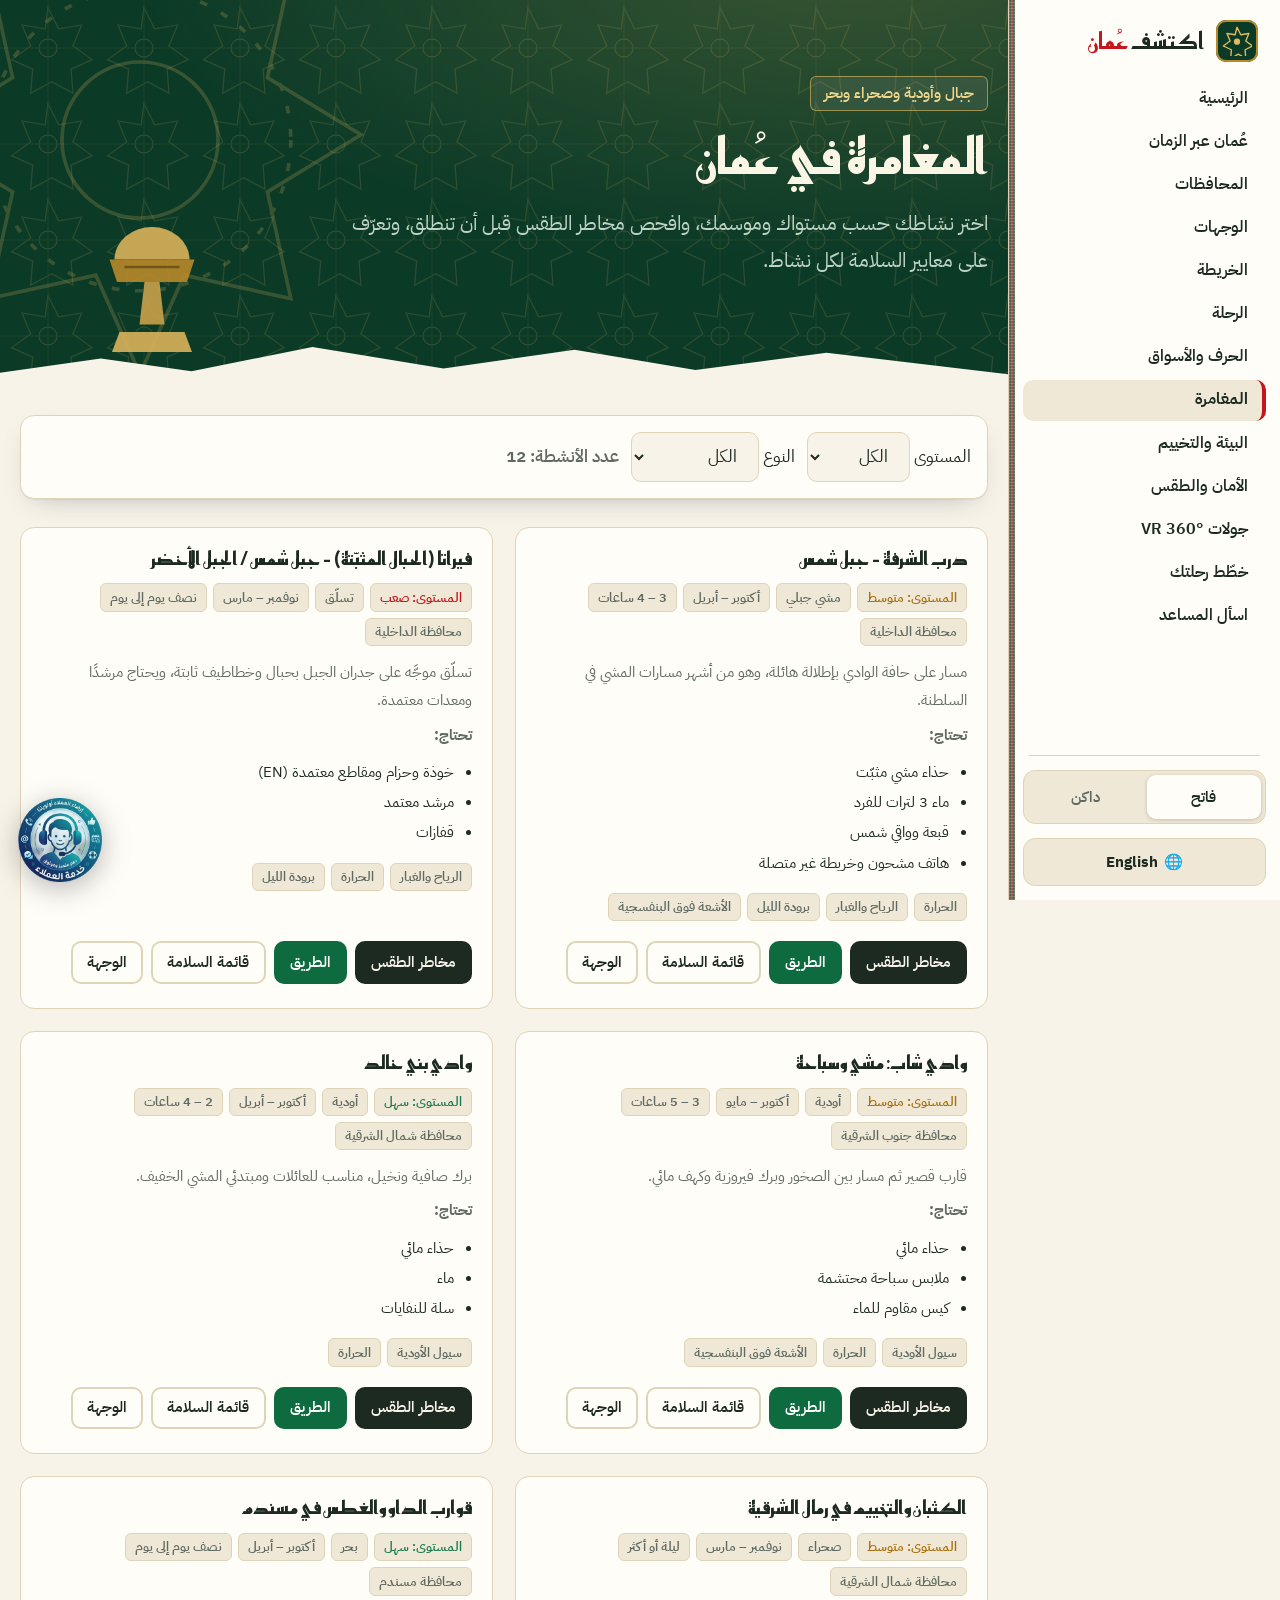
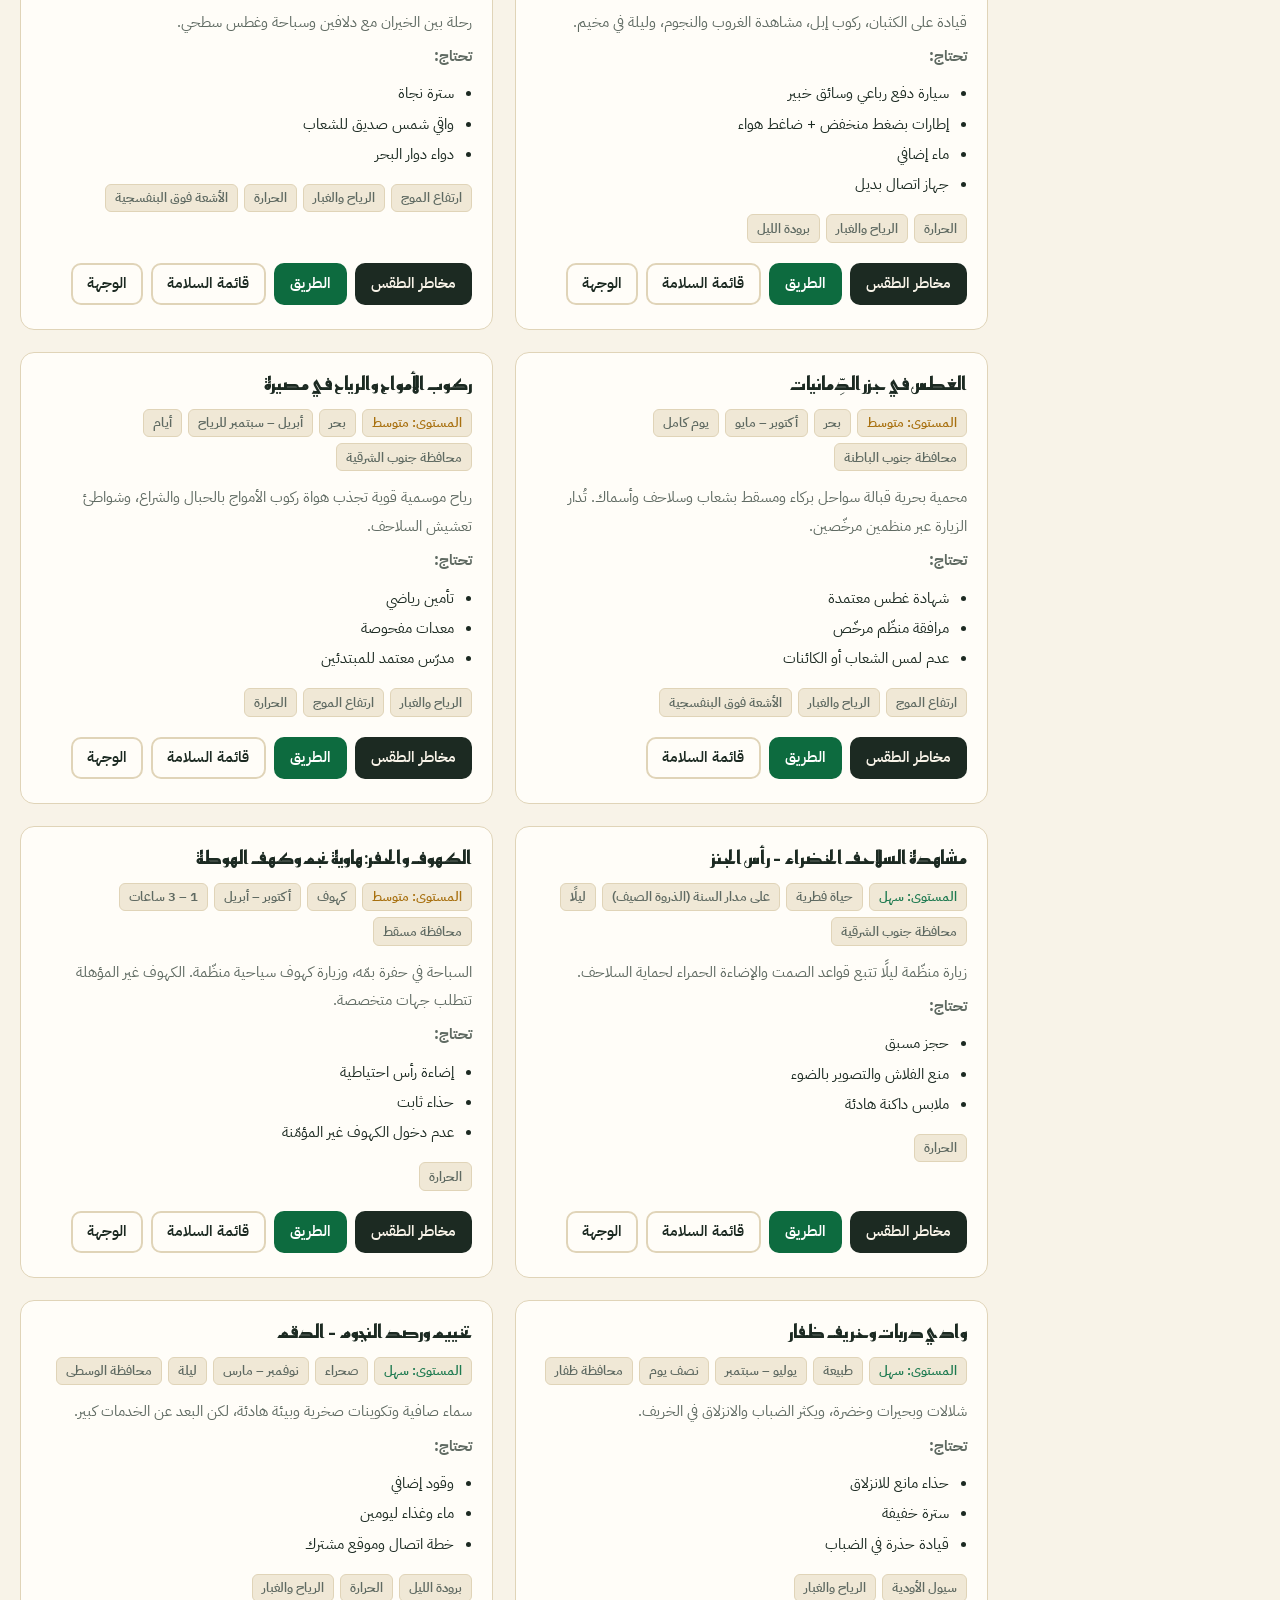
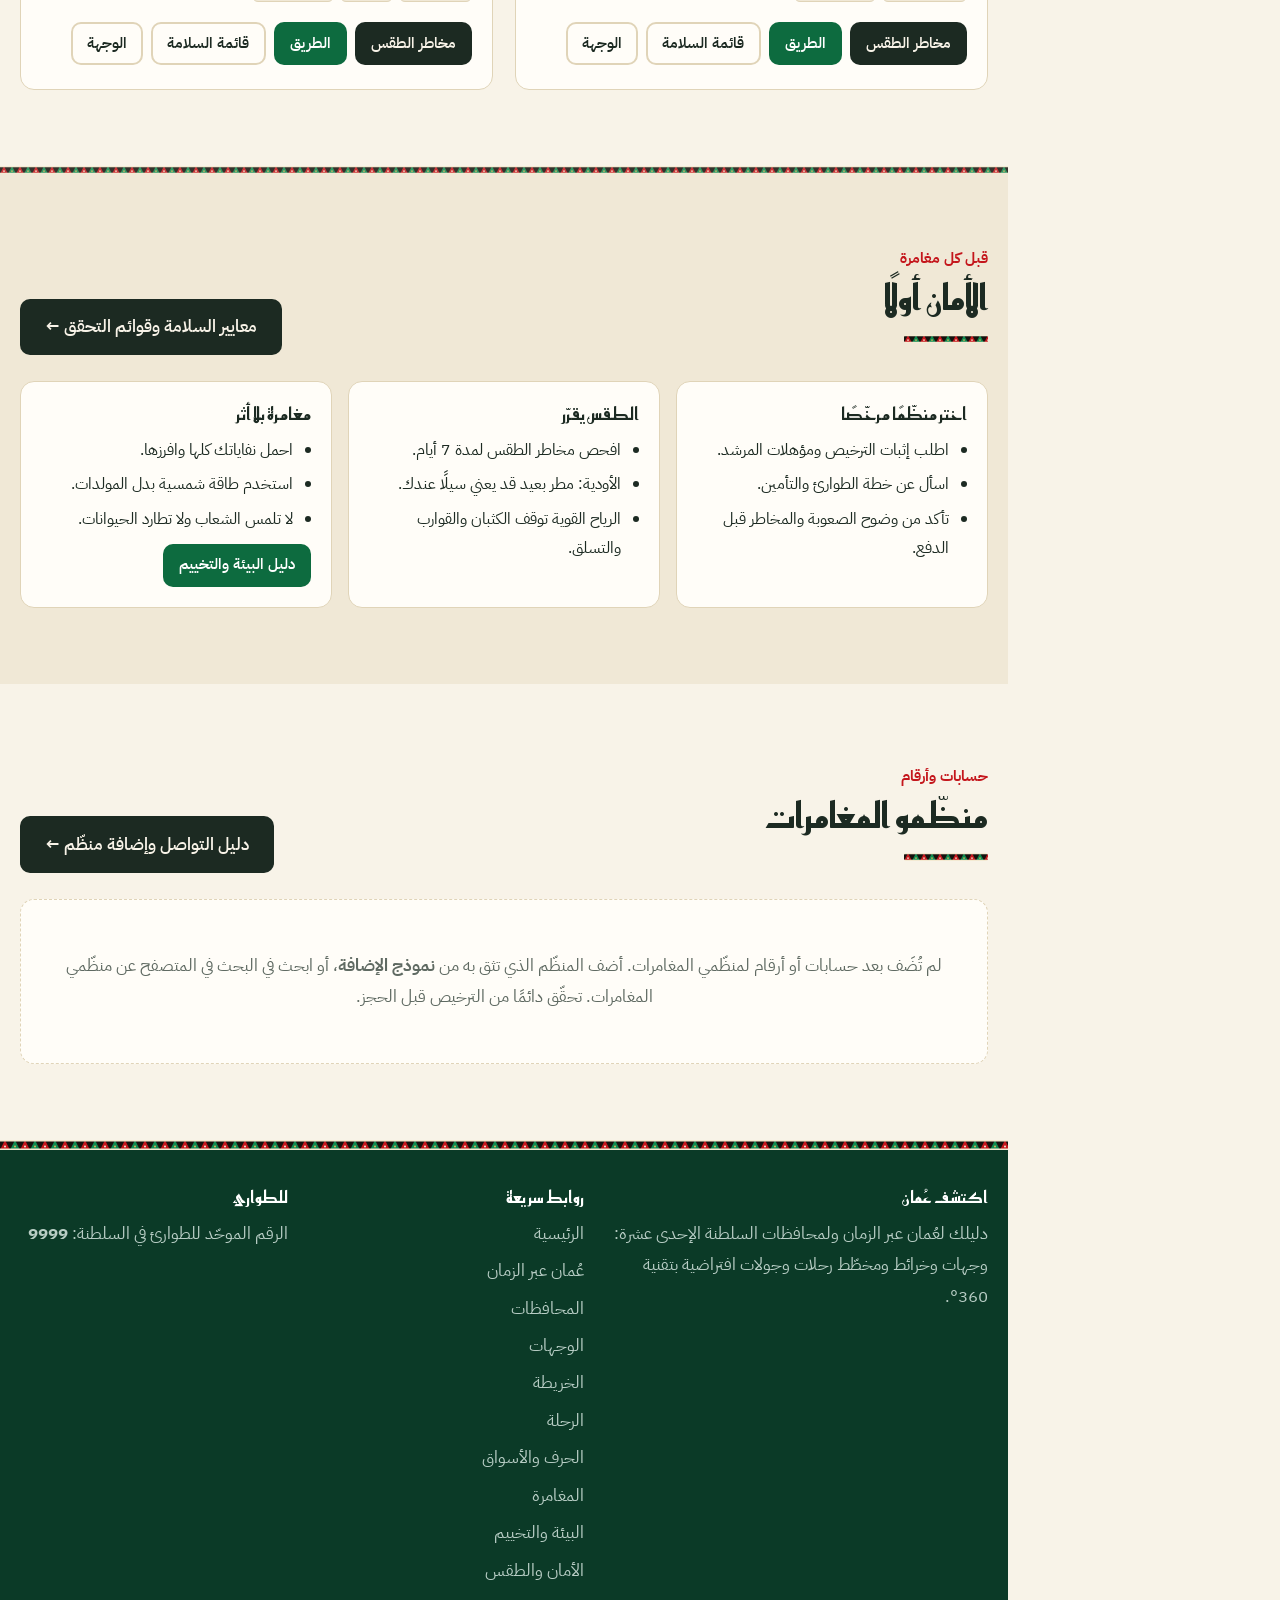
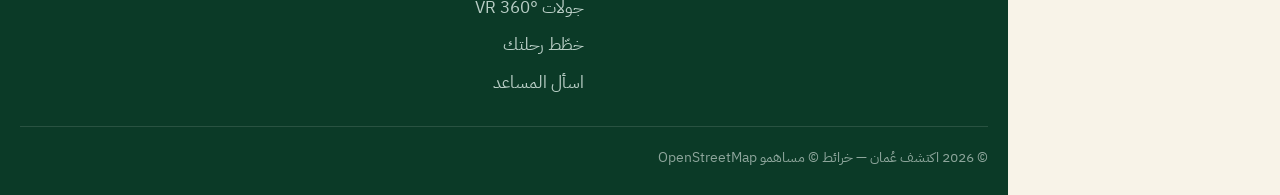
<file: adventure.html>
<!DOCTYPE html>
<html lang="ar" dir="rtl">
<head>
  <meta charset="UTF-8">
  <meta name="viewport" content="width=device-width, initial-scale=1">
  <script>(function(){var t=null;try{t=localStorage.getItem('theme')}catch(e){}if(!t){t=window.matchMedia&&matchMedia('(prefers-color-scheme: dark)').matches?'dark':'light'}document.documentElement.setAttribute('data-theme',t)})();</script>
  <title>المغامرة في عُمان | اكتشف عُمان</title>
  <meta name="description" content="أنشطة المغامرة في عُمان: مشي جبلي وأودية وكثبان وغطس وتسلق، مع مستوى الصعوبة والمخاطر ومعايير السلامة.">
  <meta name="theme-color" content="#f7f2ea">
  <link rel="preconnect" href="https://fonts.googleapis.com">
  <link rel="preconnect" href="https://fonts.gstatic.com" crossorigin>
  <link href="https://fonts.googleapis.com/css2?family=IBM+Plex+Sans+Arabic:wght@400;500;600;700&family=Reem+Kufi:wght@500;700&display=swap" rel="stylesheet">
  <meta property="og:type" content="website">
  <meta property="og:locale" content="ar_OM">
  <meta property="og:title" content="المغامرة في عُمان | اكتشف عُمان">
  <meta property="og:description" content="أنشطة المغامرة في عُمان: مشي جبلي وأودية وكثبان وغطس وتسلق، مع مستوى الصعوبة والمخاطر ومعايير السلامة.">
  <meta property="og:image" content="images/grand-mosque.jpg">
  <meta name="twitter:card" content="summary_large_image">
  <link rel="icon" href="favicon.svg" type="image/svg+xml">
  <link rel="stylesheet" href="css/style.css">
</head>
<body class="has-rail" data-page="adv">
  <div id="site-header"></div>

  <section class="hero page-hero">
    <div class="container">
      <span class="eyebrow">جبال وأودية وصحراء وبحر</span>
      <h1>المغامرة في عُمان</h1>
      <p class="lead">اختر نشاطك حسب مستواك وموسمك، وافحص مخاطر الطقس قبل أن تنطلق، وتعرّف على معايير السلامة لكل نشاط.</p>
    </div>
  </section>

  <section class="section">
    <div class="container">
      <div class="filters" style="margin-top:-60px">
        <div class="filter-row">
          <label>المستوى <select id="a-level" class="field"><option value="">الكل</option><option value="1">سهل</option><option value="2">متوسط</option><option value="3">صعب</option></select></label>
          <label>النوع <select id="a-type" class="field"></select></label>
          <span class="result-count" id="a-count"></span>
        </div>
      </div>
      <div class="grid" id="adv" style="grid-template-columns:repeat(auto-fill,minmax(320px,1fr))"></div>
    </div>
  </section>

  <section class="section alt">
    <div class="container">
      <div class="section-head"><div><span class="kicker">قبل كل مغامرة</span><h2>الأمان أولًا</h2></div>
        <a class="btn dark" href="safety.html">معايير السلامة وقوائم التحقق ←</a></div>
      <div class="info-grid">
        <div class="info"><h3>اختر منظّمًا مرخّصًا</h3><ul><li>اطلب إثبات الترخيص ومؤهلات المرشد.</li><li>اسأل عن خطة الطوارئ والتأمين.</li><li>تأكد من وضوح الصعوبة والمخاطر قبل الدفع.</li></ul></div>
        <div class="info"><h3>الطقس يقرّر</h3><ul><li>افحص مخاطر الطقس لمدة 7 أيام.</li><li>الأودية: مطر بعيد قد يعني سيلًا عندك.</li><li>الرياح القوية توقف الكثبان والقوارب والتسلق.</li></ul></div>
        <div class="info"><h3>مغامرة بلا أثر</h3><ul><li>احمل نفاياتك كلها وافرزها.</li><li>استخدم طاقة شمسية بدل المولدات.</li><li>لا تلمس الشعاب ولا تطارد الحيوانات.</li></ul>
          <p style="margin:10px 0 0"><a class="btn small" href="eco.html">دليل البيئة والتخييم</a></p></div>
      </div>
    </div>
  </section>

  <section class="section">
    <div class="container">
      <div class="section-head"><div><span class="kicker">حسابات وأرقام</span><h2>منظّمو المغامرات</h2></div>
        <a class="btn dark" href="crafts.html#directory">دليل التواصل وإضافة منظّم ←</a></div>
      <div class="grid" id="adv-contacts"></div>
    </div>
  </section>

  <div id="site-footer"></div>

  <script src="js/data.js"></script>
  <script src="js/adventure-data.js"></script>
  <script src="js/crafts-data.js"></script>
  <script src="js/safety-data.js"></script>
  <script src="js/common.js"></script>
  <script src="js/risk.js"></script>
  <script src="js/adventure.js"></script>
</body>
</html>
</file>
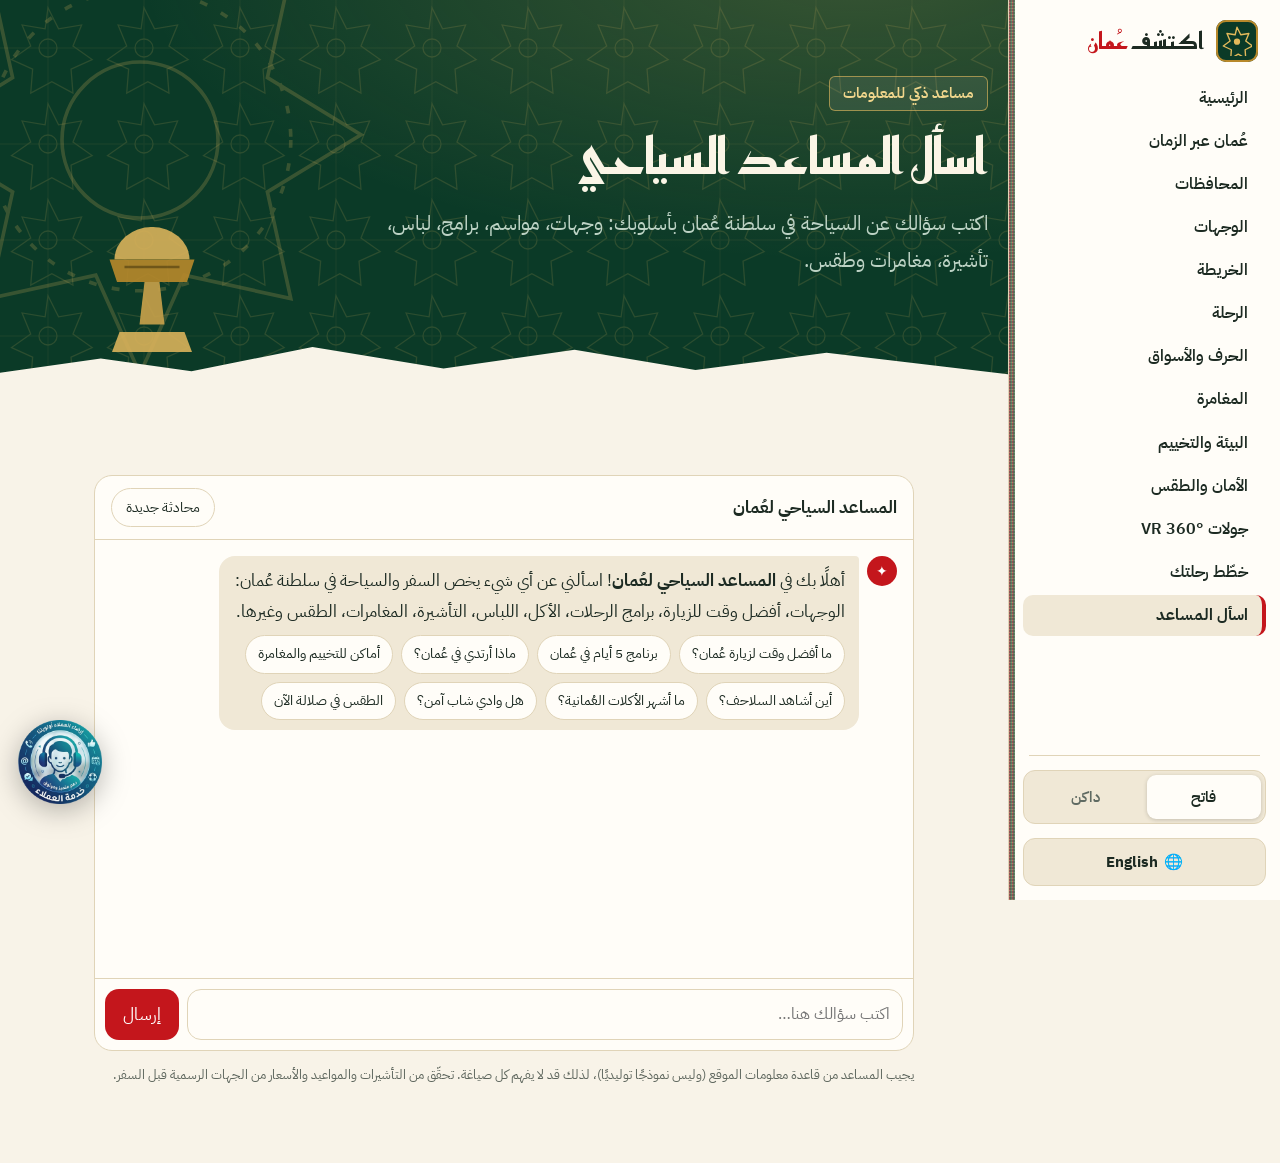
<file: chat.html>
<!DOCTYPE html>
<html lang="ar" dir="rtl">
<head>
  <meta charset="UTF-8">
  <meta name="viewport" content="width=device-width, initial-scale=1">
  <script>(function(){var t=null;try{t=localStorage.getItem('theme')}catch(e){}if(!t){t=window.matchMedia&&matchMedia('(prefers-color-scheme: dark)').matches?'dark':'light'}document.documentElement.setAttribute('data-theme',t)})();</script>
  <title>اسأل المساعد السياحي | اكتشف عُمان</title>
  <meta name="description" content="مساعد محادثة متخصص بالسياحة في سلطنة عُمان: اسأل عن الوجهات والمواسم والبرامج واللباس والتأشيرة وغيرها.">
  <meta name="theme-color" content="#f7f2ea">
  <link rel="preconnect" href="https://fonts.googleapis.com">
  <link rel="preconnect" href="https://fonts.gstatic.com" crossorigin>
  <link href="https://fonts.googleapis.com/css2?family=IBM+Plex+Sans+Arabic:wght@400;500;600;700&family=Reem+Kufi:wght@500;700&display=swap" rel="stylesheet">
  <meta property="og:type" content="website">
  <meta property="og:locale" content="ar_OM">
  <meta property="og:title" content="اسأل المساعد السياحي | اكتشف عُمان">
  <meta property="og:description" content="مساعد محادثة متخصص بالسياحة في سلطنة عُمان: اسأل عن الوجهات والمواسم والبرامج واللباس والتأشيرة وغيرها.">
  <meta property="og:image" content="images/grand-mosque.jpg">
  <meta name="twitter:card" content="summary_large_image">
  <link rel="icon" href="favicon.svg" type="image/svg+xml">
  <link rel="stylesheet" href="css/style.css?v=22">
</head>
<body class="has-rail" data-page="chat">
  <div id="site-header"></div>

    <section class="hero page-hero">
    <div class="container">
      <span class="eyebrow">مساعد ذكي للمعلومات</span>
      <h1>اسأل المساعد السياحي</h1>
      <p class="lead">اكتب سؤالك عن السياحة في سلطنة عُمان بأسلوبك: وجهات، مواسم، برامج، لباس، تأشيرة، مغامرات وطقس.</p>
    </div>
  </section>
  <section class="section">
    <div class="container">
      <div class="chat-shell">
        <div class="chat-top"><strong>المساعد السياحي لعُمان</strong><button type="button" id="chat-clear" class="chat-clear">محادثة جديدة</button></div>
        <div class="chat-log" id="chat-log" aria-live="polite"></div>
        <form class="chat-form" id="chat-form" autocomplete="off">
          <textarea id="chat-input" rows="1" maxlength="400" placeholder="اكتب سؤالك هنا…" aria-label="سؤالك"></textarea>
          <button type="submit" id="chat-send" aria-label="إرسال">إرسال</button>
        </form>
      </div>
      <p class="chat-note-foot">يجيب المساعد من قاعدة معلومات الموقع (وليس نموذجًا توليديًا)، لذلك قد لا يفهم كل صياغة. تحقّق من التأشيرات والمواعيد والأسعار من الجهات الرسمية قبل السفر.</p>
    </div>
  </section>

  <script src="js/data.js?v=22"></script>
  <script src="js/adventure-data.js?v=22"></script>
  <script src="js/crafts-data.js?v=22"></script>
  <script src="js/lodging-data.js?v=22"></script>
  <script src="js/safety-data.js?v=22"></script>
  <script src="js/history-data.js?v=22"></script>
  <script src="js/places.js?v=22"></script>
  <script src="js/gov-details.js?v=22"></script>
  <script src="js/common.js?v=22"></script>
  <script src="js/chat-kb.js?v=22"></script>
  <script src="js/chat.js?v=22"></script>
</body>
</html>
</file>
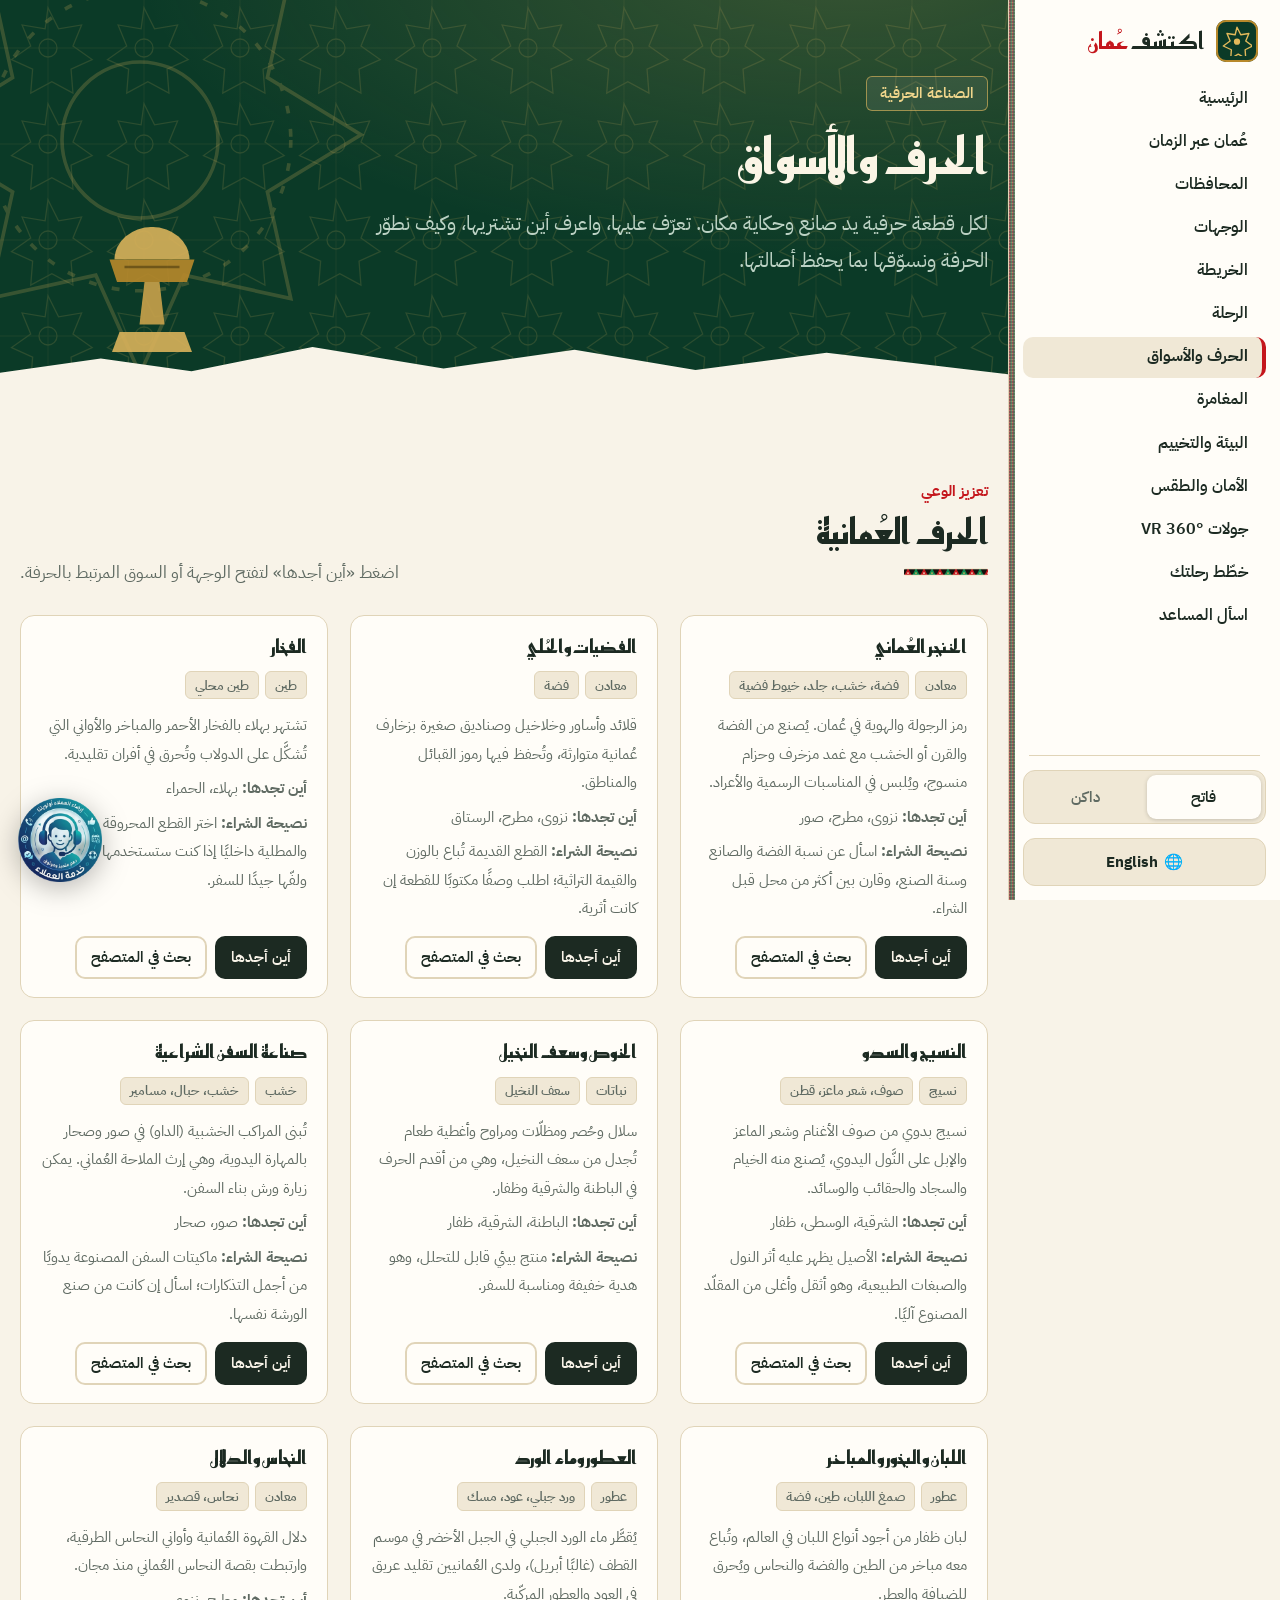
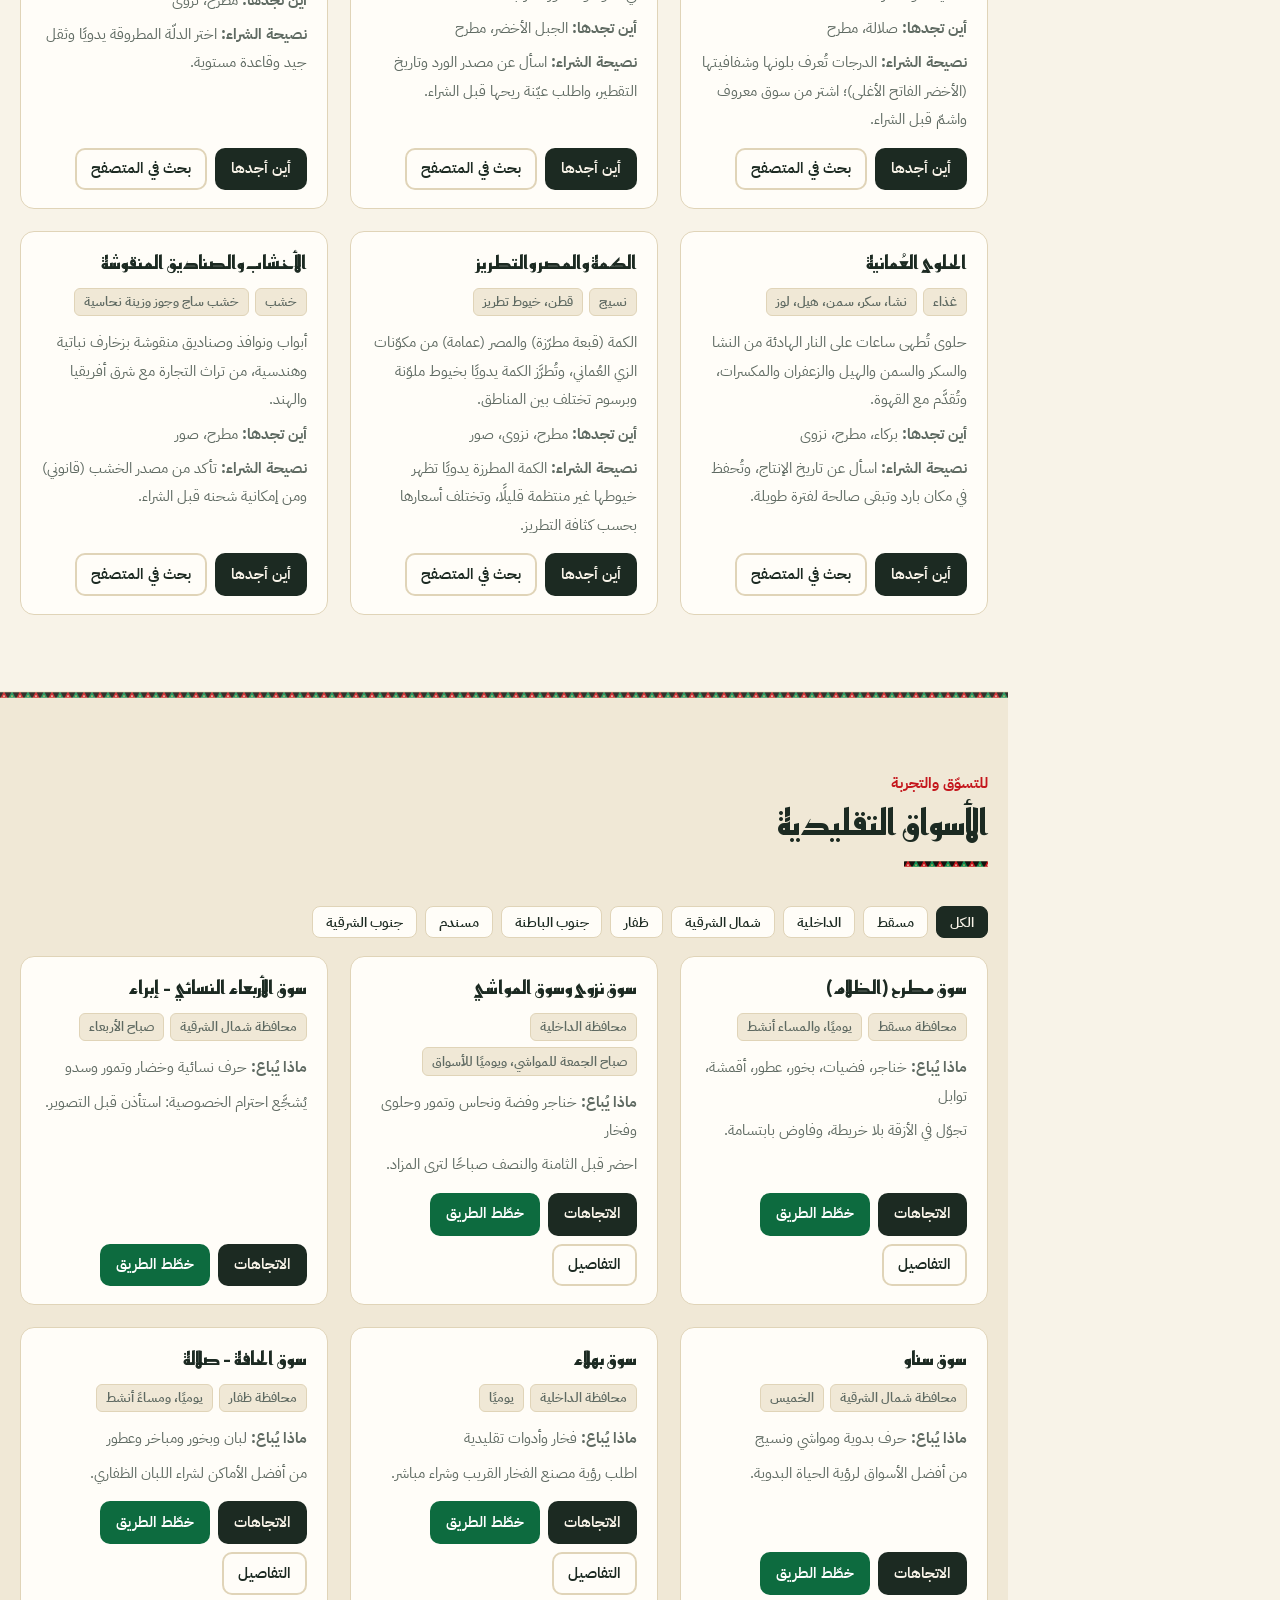
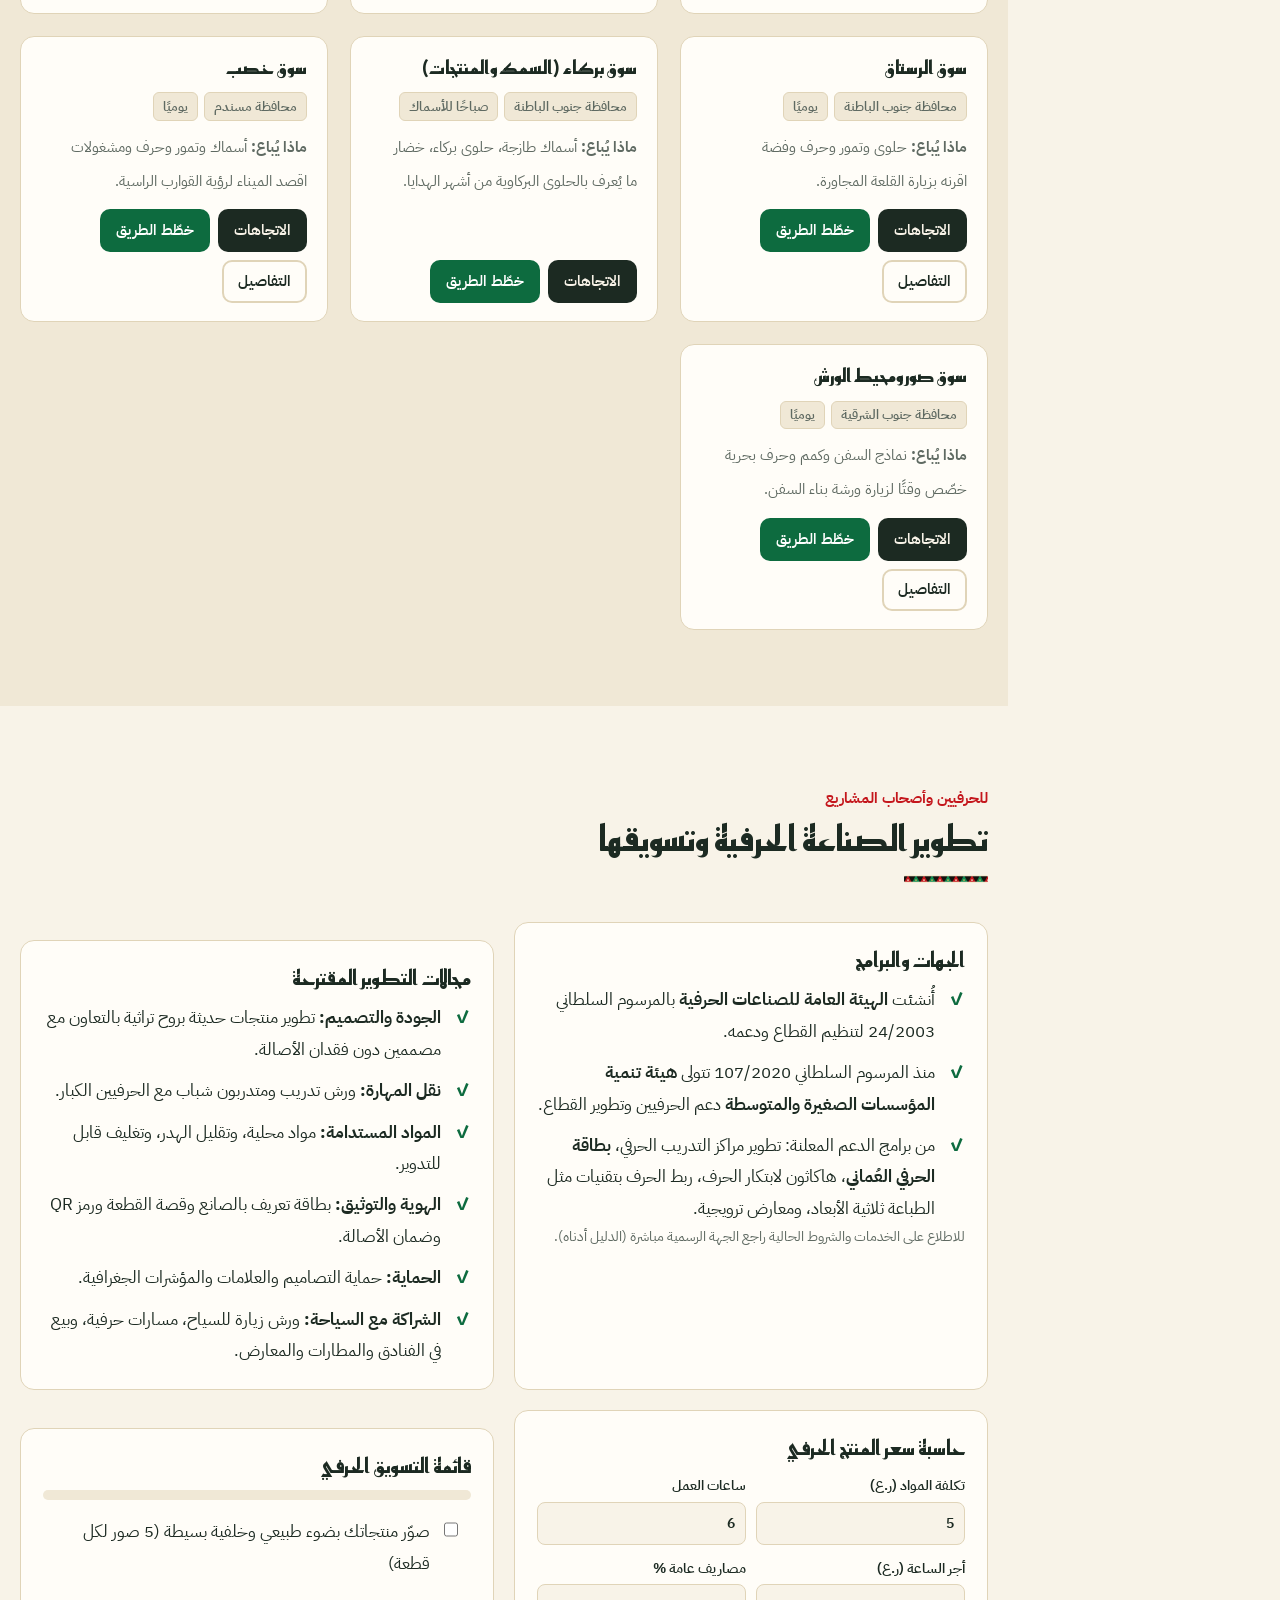
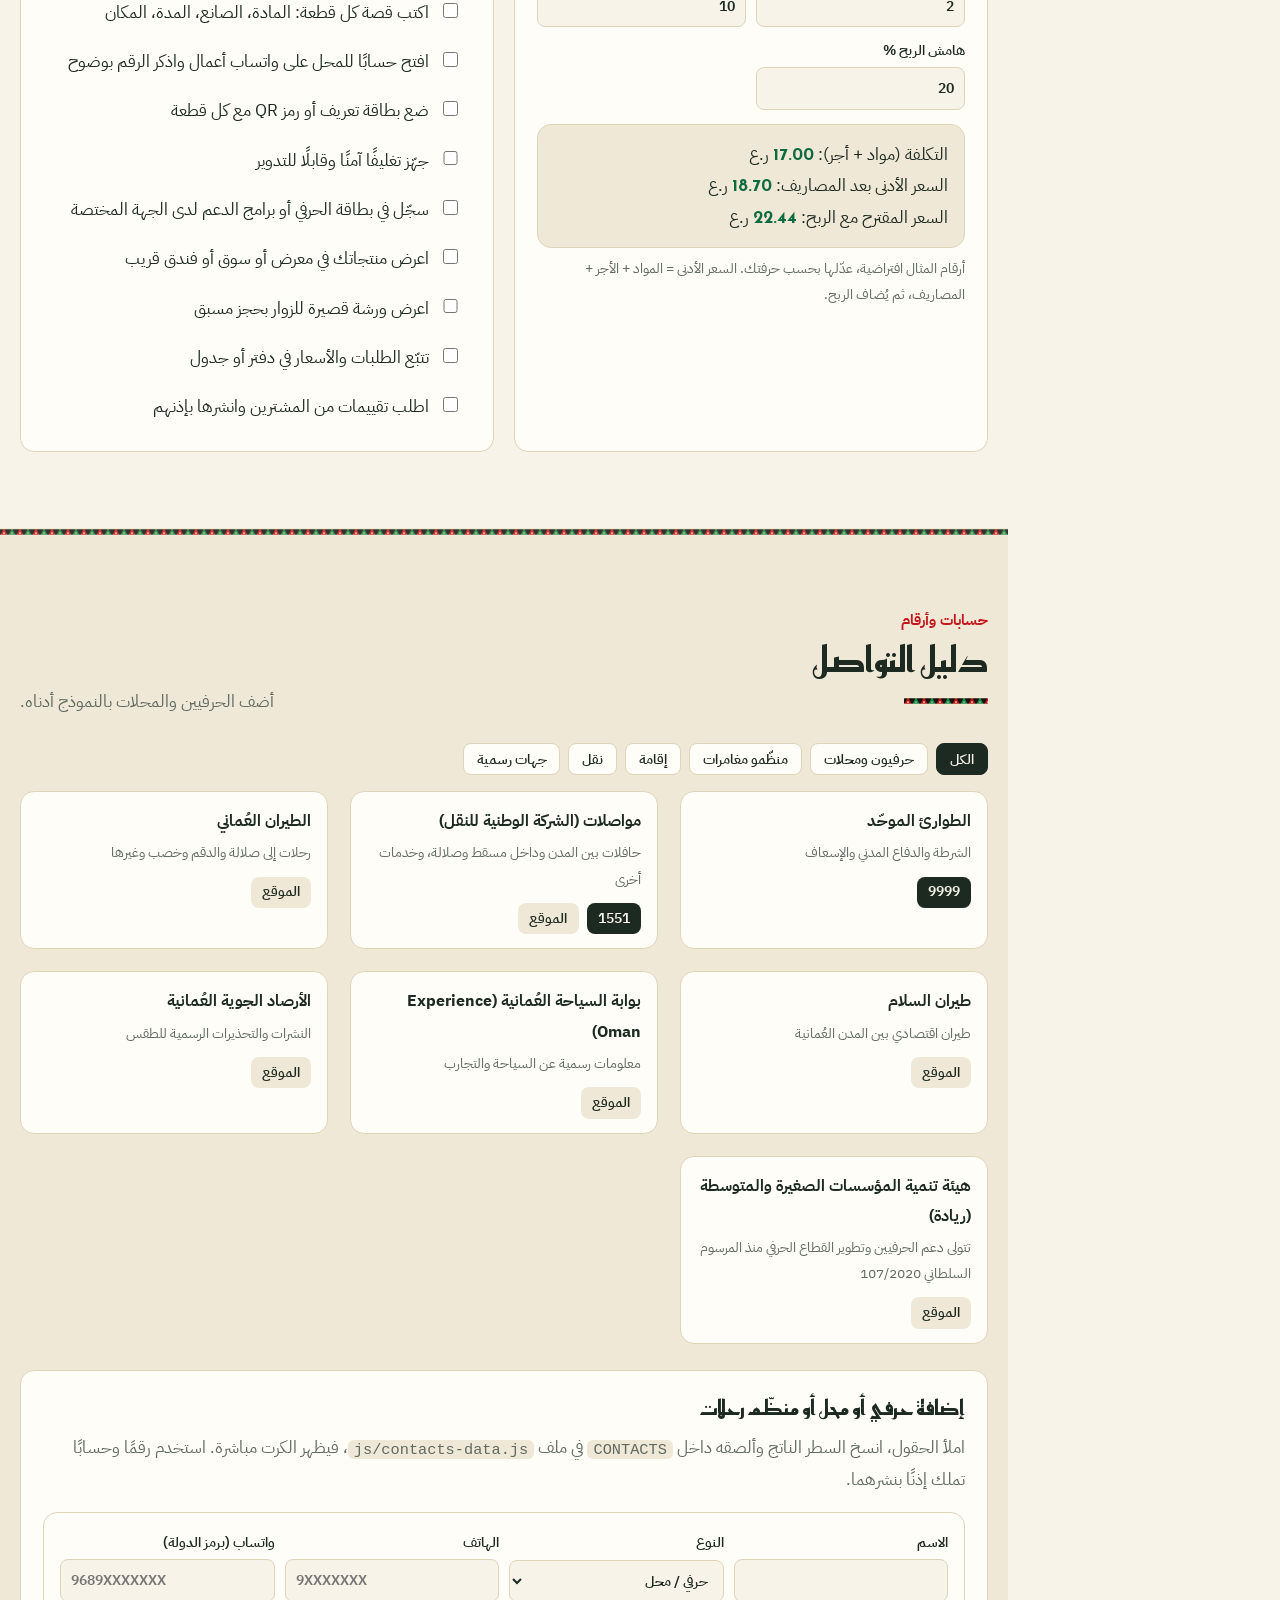
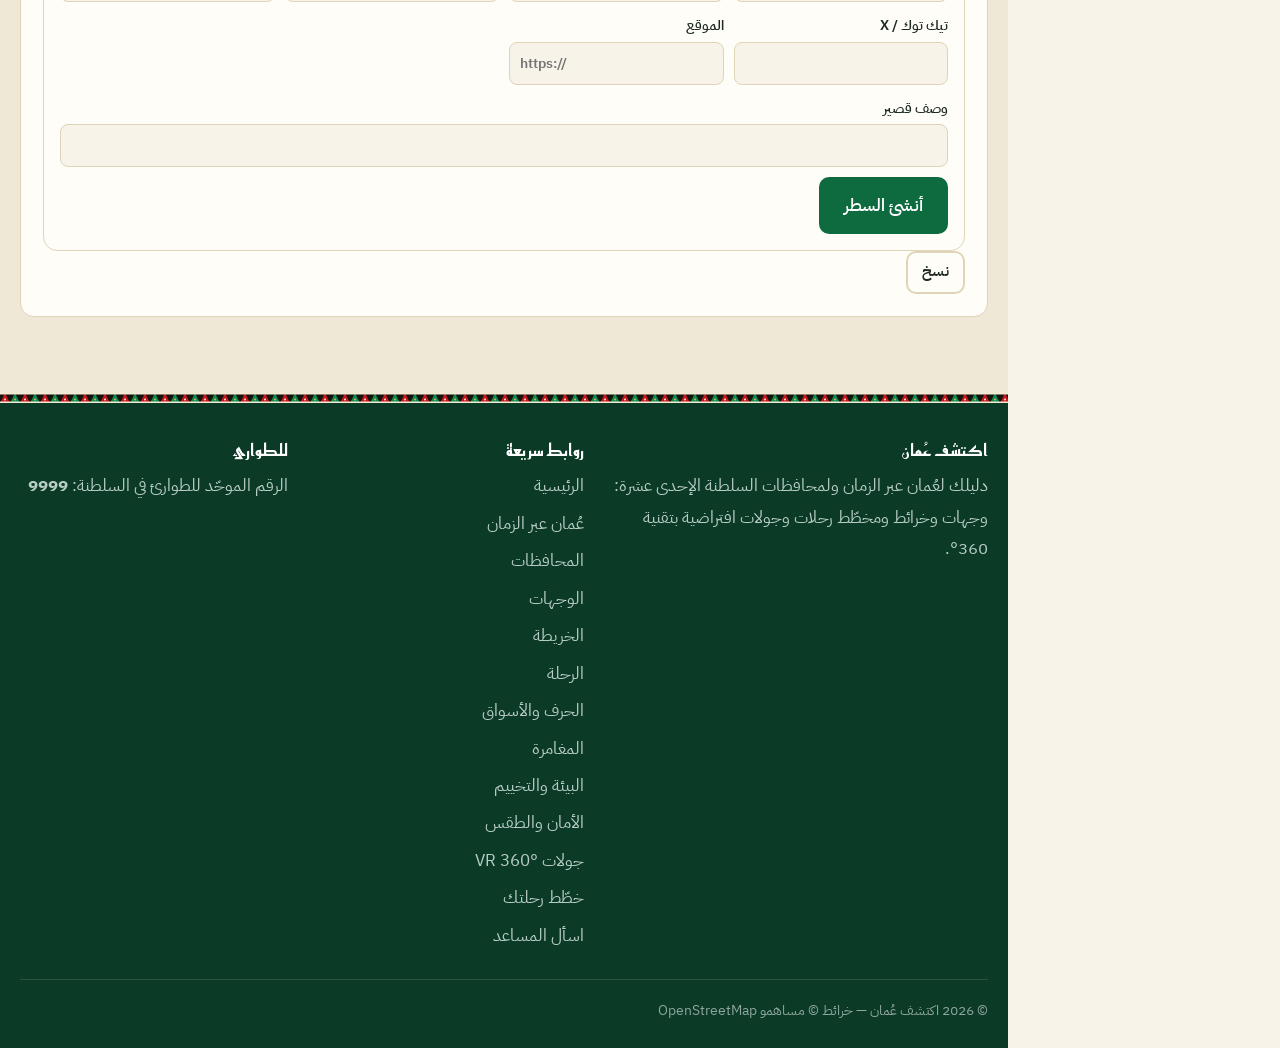
<file: crafts.html>
<!DOCTYPE html>
<html lang="ar" dir="rtl">
<head>
  <meta charset="UTF-8">
  <meta name="viewport" content="width=device-width, initial-scale=1">
  <script>(function(){var t=null;try{t=localStorage.getItem('theme')}catch(e){}if(!t){t=window.matchMedia&&matchMedia('(prefers-color-scheme: dark)').matches?'dark':'light'}document.documentElement.setAttribute('data-theme',t)})();</script>
  <title>الحرف والأسواق | اكتشف عُمان</title>
  <meta name="description" content="تعرّف على الحرف العُمانية وأسواقها وتطوير وتسويق الصناعة الحرفية ودليل التواصل.">
  <meta name="theme-color" content="#f7f2ea">
  <link rel="preconnect" href="https://fonts.googleapis.com">
  <link rel="preconnect" href="https://fonts.gstatic.com" crossorigin>
  <link href="https://fonts.googleapis.com/css2?family=IBM+Plex+Sans+Arabic:wght@400;500;600;700&family=Reem+Kufi:wght@500;700&display=swap" rel="stylesheet">
  <meta property="og:type" content="website">
  <meta property="og:locale" content="ar_OM">
  <meta property="og:title" content="الحرف والأسواق | اكتشف عُمان">
  <meta property="og:description" content="تعرّف على الحرف العُمانية وأسواقها وتطوير وتسويق الصناعة الحرفية ودليل التواصل.">
  <meta property="og:image" content="images/grand-mosque.jpg">
  <meta name="twitter:card" content="summary_large_image">
  <link rel="icon" href="favicon.svg" type="image/svg+xml">
  <link rel="stylesheet" href="css/style.css">
</head>
<body class="has-rail" data-page="crafts">
  <div id="site-header"></div>

  <section class="hero page-hero">
    <div class="container">
      <span class="eyebrow">الصناعة الحرفية</span>
      <h1>الحرف والأسواق</h1>
      <p class="lead">لكل قطعة حرفية يد صانع وحكاية مكان. تعرّف عليها، واعرف أين تشتريها، وكيف نطوّر الحرفة ونسوّقها بما يحفظ أصالتها.</p>
    </div>
  </section>

  <section class="section">
    <div class="container">
      <div class="section-head"><div><span class="kicker">تعزيز الوعي</span><h2>الحرف العُمانية</h2></div>
        <p>اضغط «أين أجدها» لتفتح الوجهة أو السوق المرتبط بالحرفة.</p></div>
      <div class="grid" id="crafts"></div>
    </div>
  </section>

  <section class="section alt">
    <div class="container">
      <div class="section-head"><div><span class="kicker">للتسوّق والتجربة</span><h2>الأسواق التقليدية</h2></div>
        </div>
      <div class="chips" id="souq-filter" style="margin-bottom:18px"></div>
      <div class="grid" id="souqs"></div>
    </div>
  </section>

  <section class="section">
    <div class="container">
      <div class="section-head"><div><span class="kicker">للحرفيين وأصحاب المشاريع</span><h2>تطوير الصناعة الحرفية وتسويقها</h2></div></div>
      <div class="two-col">
        <div class="panel">
          <h3>الجهات والبرامج</h3>
          <ul class="check-list">
            <li>أُنشئت <b>الهيئة العامة للصناعات الحرفية</b> بالمرسوم السلطاني 24/2003 لتنظيم القطاع ودعمه.</li>
            <li>منذ المرسوم السلطاني 107/2020 تتولى <b>هيئة تنمية المؤسسات الصغيرة والمتوسطة</b> دعم الحرفيين وتطوير القطاع.</li>
            <li>من برامج الدعم المعلنة: تطوير مراكز التدريب الحرفي، <b>بطاقة الحرفي العُماني</b>، هاكاثون لابتكار الحرف، ربط الحرف بتقنيات مثل الطباعة ثلاثية الأبعاد، ومعارض ترويجية.</li>
          </ul>
          <p class="muted" style="font-size:.88rem">للاطلاع على الخدمات والشروط الحالية راجع الجهة الرسمية مباشرة (الدليل أدناه).</p>
        </div>
        <div class="panel">
          <h3>مجالات التطوير المقترحة</h3>
          <ul class="check-list">
            <li><b>الجودة والتصميم:</b> تطوير منتجات حديثة بروح تراثية بالتعاون مع مصممين دون فقدان الأصالة.</li>
            <li><b>نقل المهارة:</b> ورش تدريب ومتدربون شباب مع الحرفيين الكبار.</li>
            <li><b>المواد المستدامة:</b> مواد محلية، وتقليل الهدر، وتغليف قابل للتدوير.</li>
            <li><b>الهوية والتوثيق:</b> بطاقة تعريف بالصانع وقصة القطعة ورمز QR وضمان الأصالة.</li>
            <li><b>الحماية:</b> حماية التصاميم والعلامات والمؤشرات الجغرافية.</li>
            <li><b>الشراكة مع السياحة:</b> ورش زيارة للسياح، مسارات حرفية، وبيع في الفنادق والمطارات والمعارض.</li>
          </ul>
        </div>
      </div>

      <div class="two-col" style="margin-top:20px">
        <div class="panel">
          <h3>حاسبة سعر المنتج الحرفي</h3>
          <div class="calc" id="price-calc">
            <label>تكلفة المواد (ر.ع)<input type="number" min="0" step="0.1" id="pc-mat" value="5"></label>
            <label>ساعات العمل<input type="number" min="0" step="0.5" id="pc-hrs" value="6"></label>
            <label>أجر الساعة (ر.ع)<input type="number" min="0" step="0.1" id="pc-wage" value="2"></label>
            <label>مصاريف عامة %<input type="number" min="0" id="pc-oh" value="10"></label>
            <label>هامش الربح %<input type="number" min="0" id="pc-profit" value="20"></label>
          </div>
          <div class="result-box" id="pc-out"></div>
          <p class="muted" style="font-size:.85rem;margin:8px 0 0">أرقام المثال افتراضية، عدّلها بحسب حرفتك. السعر الأدنى = المواد + الأجر + المصاريف، ثم يُضاف الربح.</p>
        </div>
        <div class="panel">
          <h3>قائمة التسويق الحرفي</h3>
          <div class="progress"><i id="mk-bar"></i></div>
          <ul class="check-items" id="mk-list"></ul>
        </div>
      </div>
    </div>
  </section>

  <section class="section alt" id="directory">
    <div class="container">
      <div class="section-head"><div><span class="kicker">حسابات وأرقام</span><h2>دليل التواصل</h2></div>
        <p>أضف الحرفيين والمحلات بالنموذج أدناه.</p></div>
      <div class="chips" id="c-filter" style="margin-bottom:16px"></div>
      <div class="grid" id="contacts"></div>

      <div class="panel" style="margin-top:26px">
        <h3>إضافة حرفي أو محل أو منظّم رحلات</h3>
        <p class="muted">املأ الحقول، انسخ السطر الناتج وألصقه داخل <code>CONTACTS</code> في ملف <code>js/contacts-data.js</code>، فيظهر الكرت مباشرة. استخدم رقمًا وحسابًا تملك إذنًا بنشرهما.</p>
        <form class="maker-form" id="maker">
          <label>الاسم<input name="name" required></label>
          <label>النوع<select name="type"><option value="craft">حرفي / محل</option><option value="adventure">منظّم مغامرات</option><option value="stay">إقامة</option><option value="transport">نقل</option><option value="official">جهة رسمية</option></select></label>
          <label>الهاتف<input name="phone" inputmode="tel" dir="ltr" placeholder="9XXXXXXX"></label>
          <label>واتساب (برمز الدولة)<input name="wa" inputmode="tel" dir="ltr" placeholder="9689XXXXXXX"></label>
          <label>تيك توك / X<input name="x" dir="ltr"></label>
          <label>الموقع<input name="web" dir="ltr" placeholder="https://"></label>
          <label class="full">وصف قصير<input name="desc"></label>
          <div class="full btn-row"><button class="btn" type="submit">أنشئ السطر</button></div>
        </form>
        <pre class="out" id="maker-out" hidden></pre>
        <button class="btn small light" id="maker-copy" type="button" hidden>نسخ</button>
      </div>
    </div>
  </section>

  <div id="site-footer"></div>

  <script src="js/data.js"></script>
  <script src="js/crafts-data.js"></script>
  <script src="js/common.js"></script>
  <script src="js/crafts.js"></script>
</body>
</html>
</file>
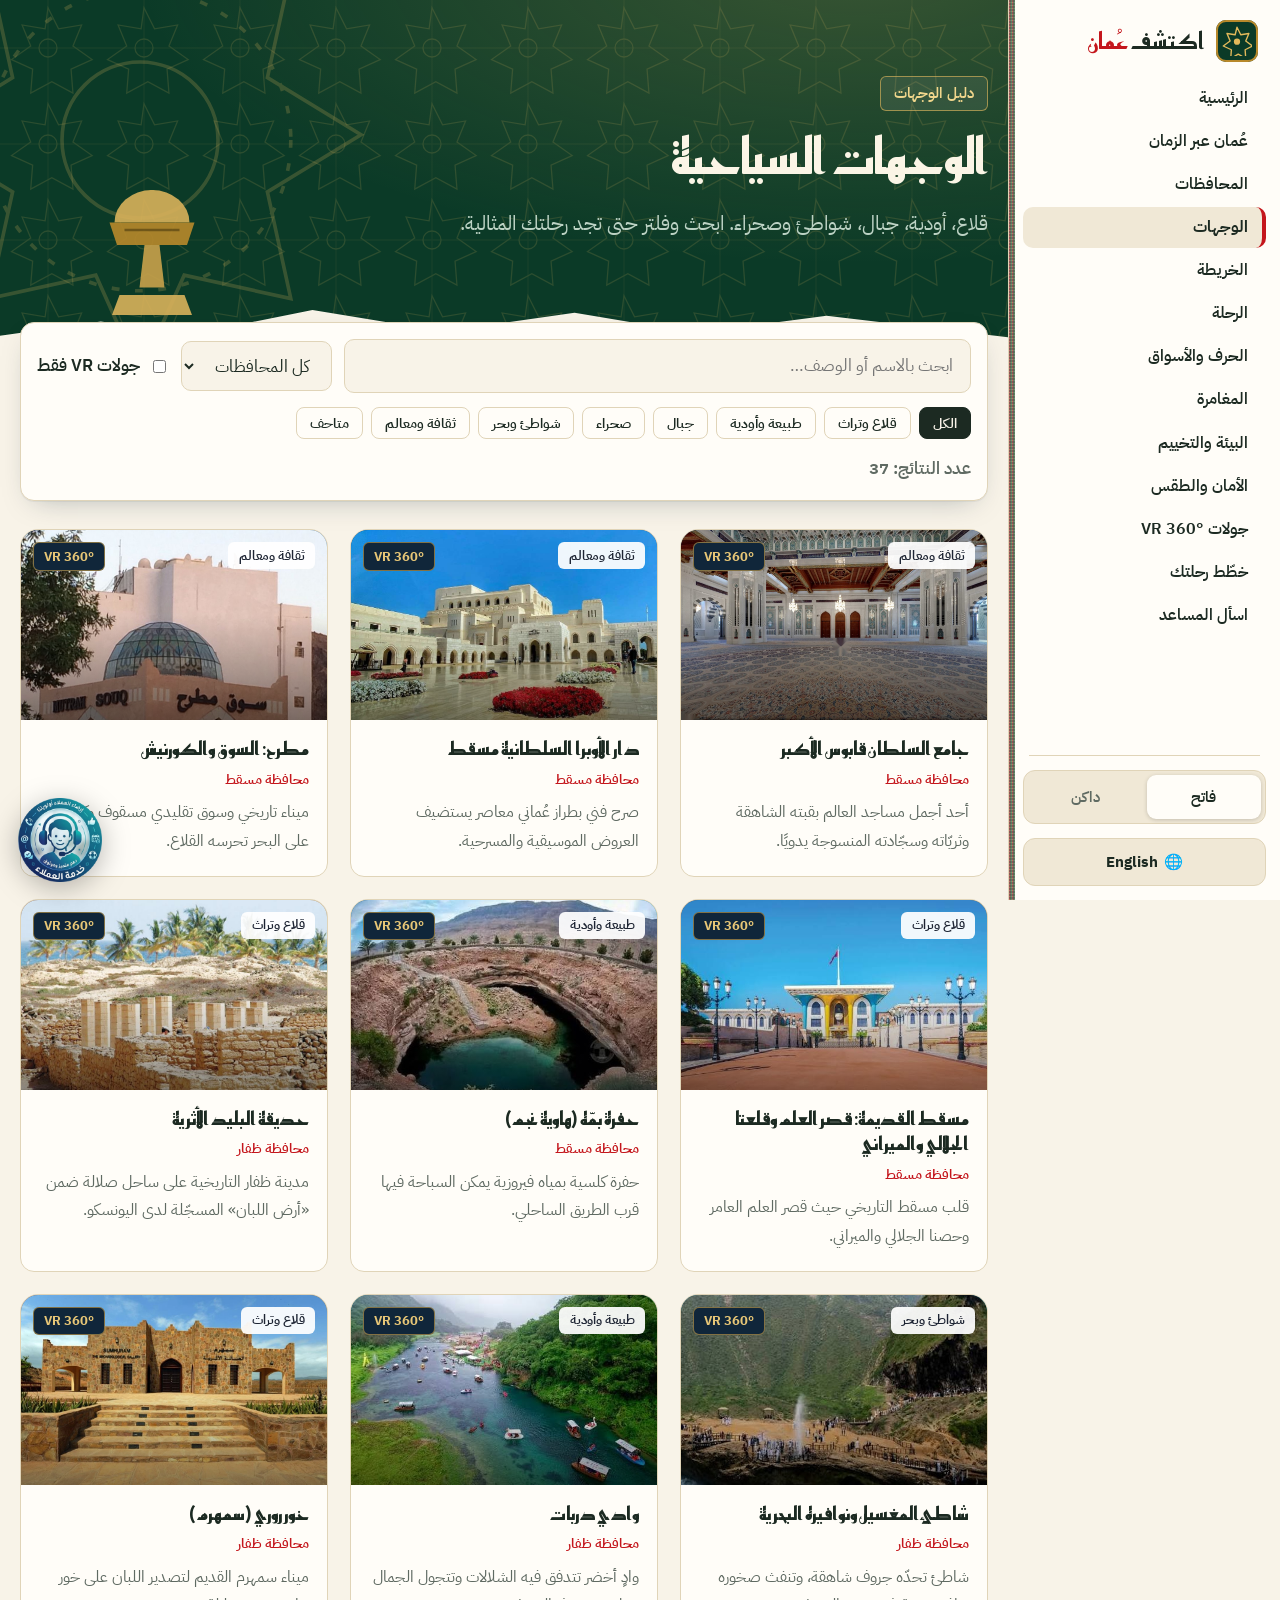
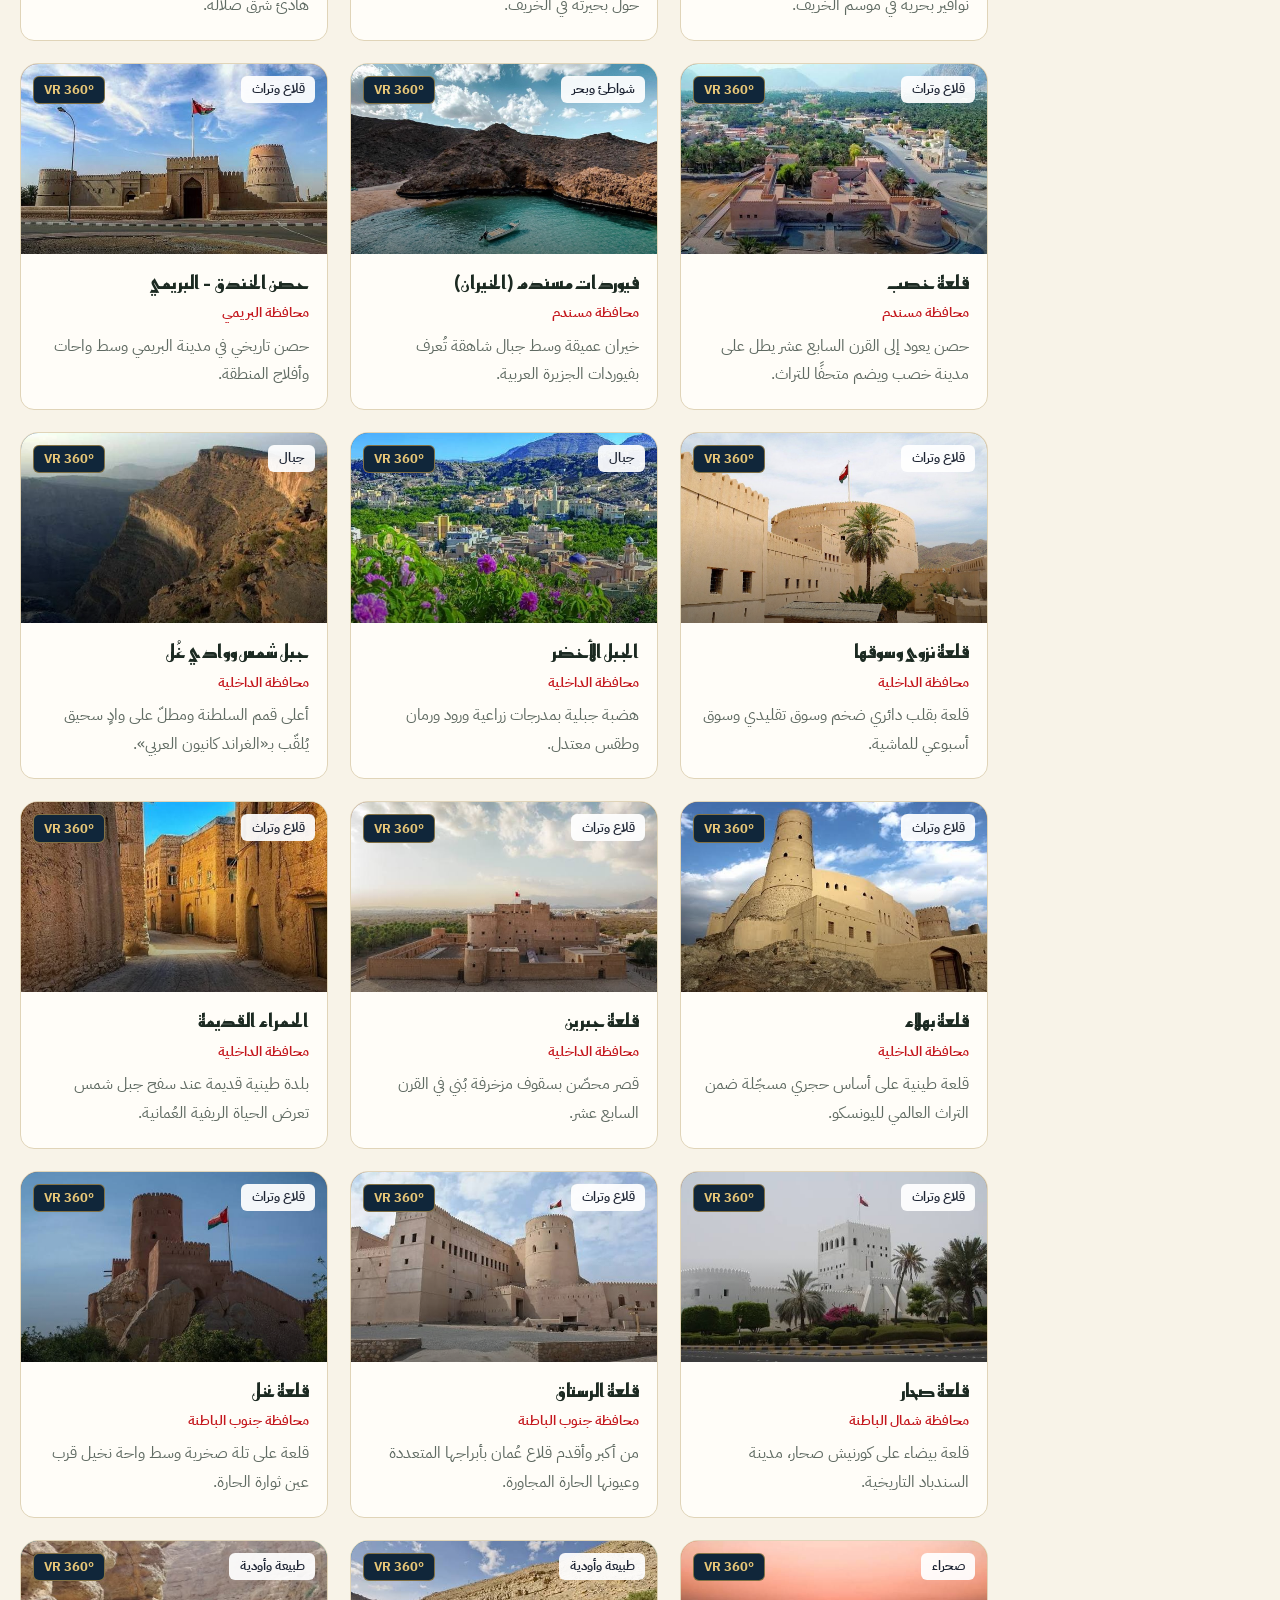
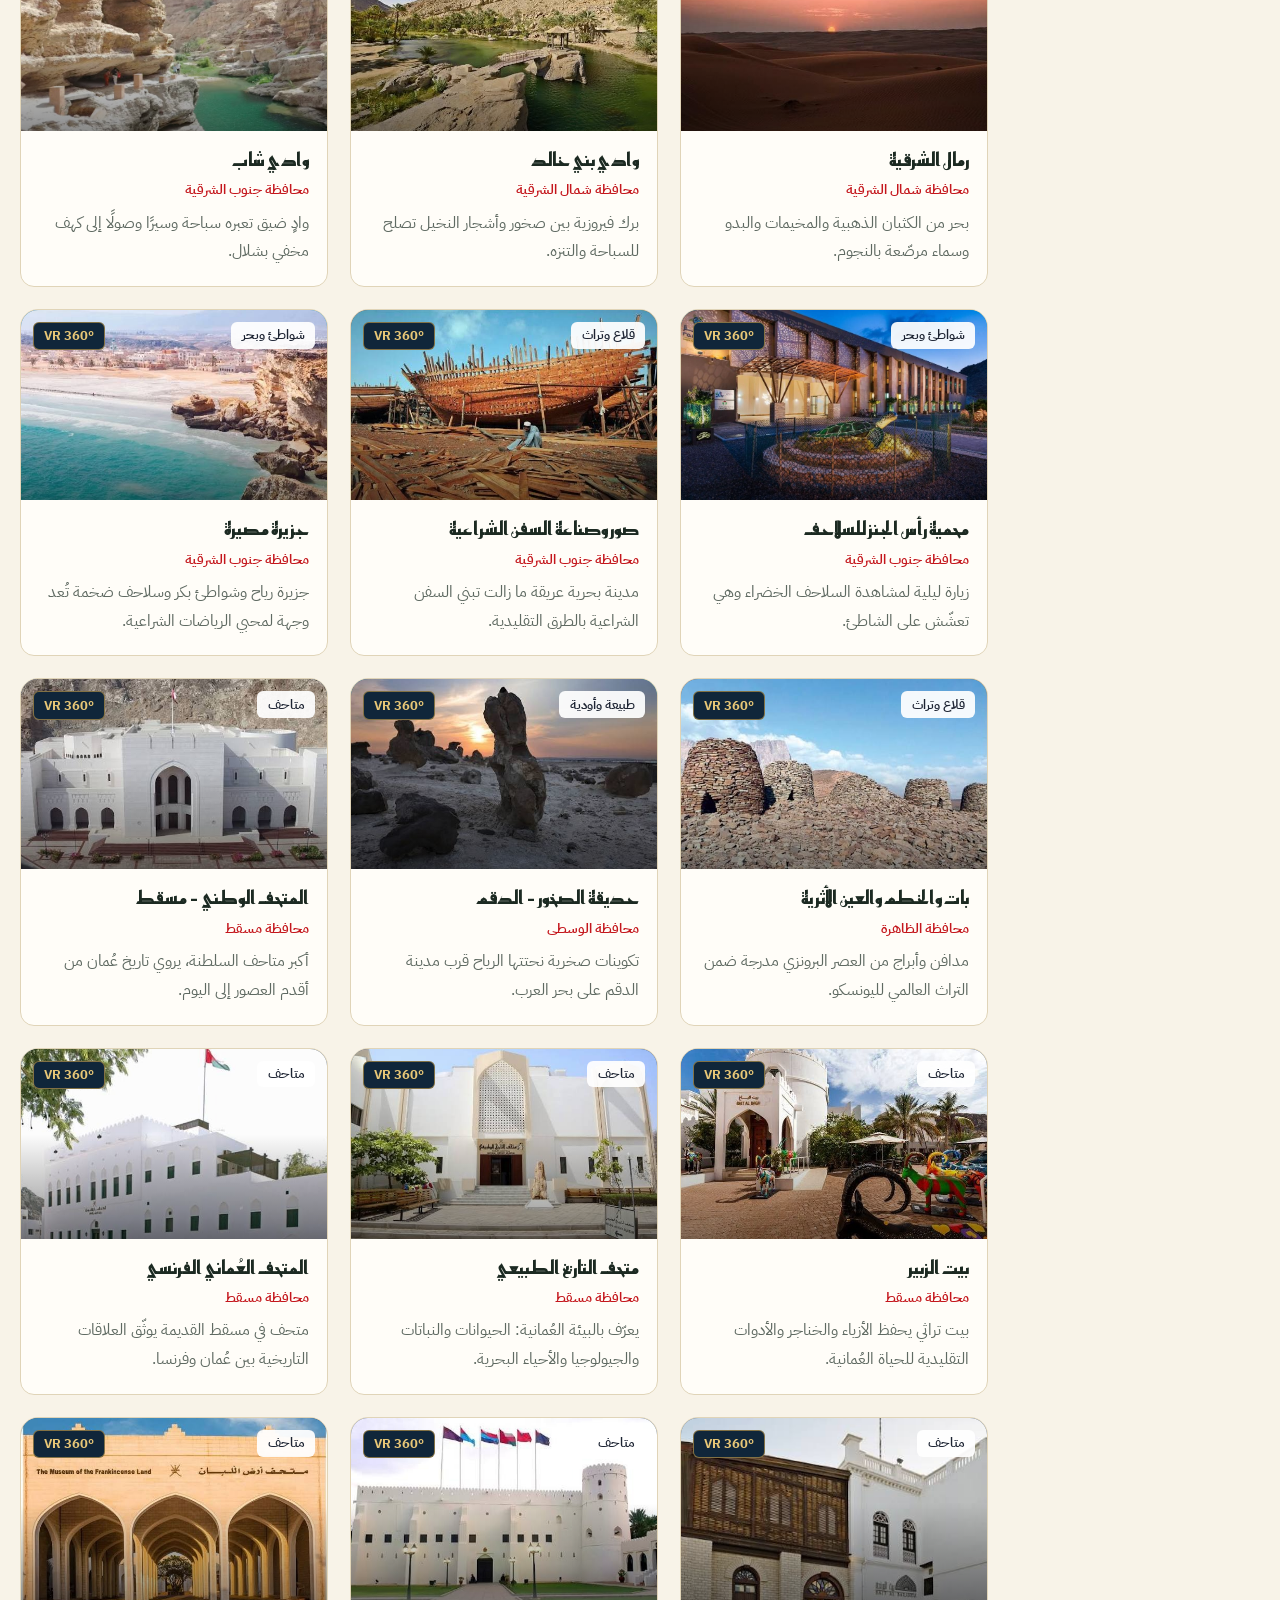
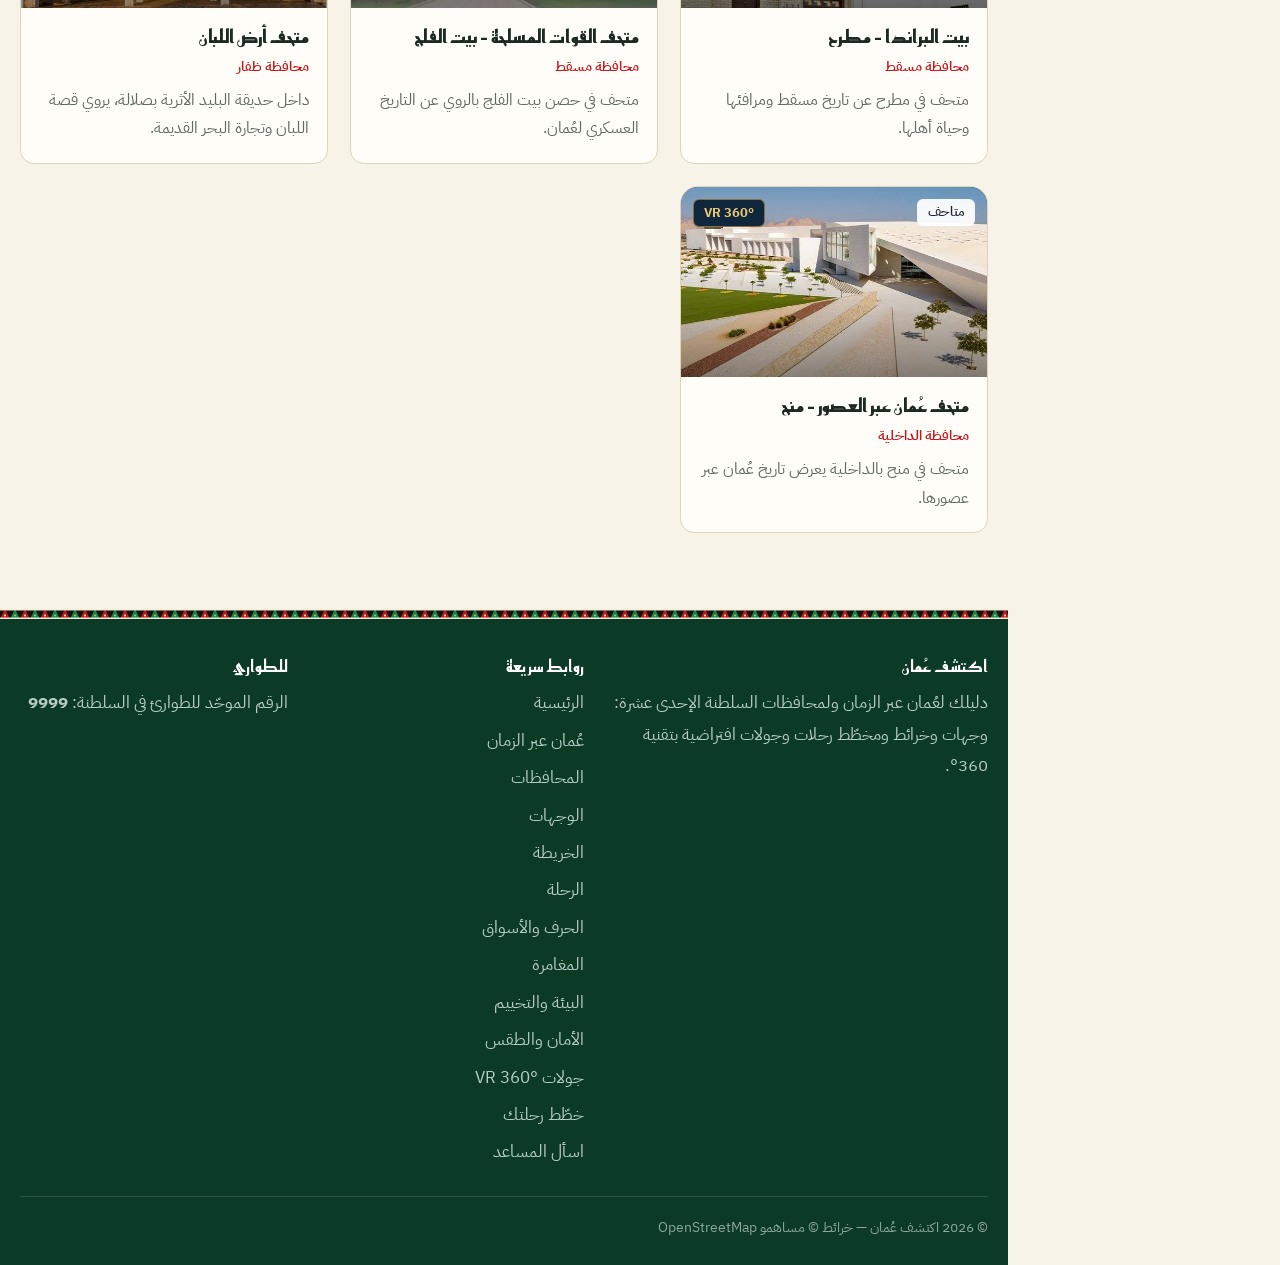
<file: destinations.html>
<!DOCTYPE html>
<html lang="ar" dir="rtl">
<head>
  <meta charset="UTF-8">
  <meta name="viewport" content="width=device-width, initial-scale=1">
  <script>(function(){var t=null;try{t=localStorage.getItem('theme')}catch(e){}if(!t){t=window.matchMedia&&matchMedia('(prefers-color-scheme: dark)').matches?'dark':'light'}document.documentElement.setAttribute('data-theme',t)})();</script>
  <title>الوجهات السياحية في عُمان | اكتشف عُمان</title>
  <meta name="description" content="تصفّح الوجهات السياحية في سلطنة عُمان وفلترها حسب المحافظة والنوع.">
  <meta name="theme-color" content="#f7f2ea">
  <link rel="preconnect" href="https://fonts.googleapis.com">
  <link rel="preconnect" href="https://fonts.gstatic.com" crossorigin>
  <link href="https://fonts.googleapis.com/css2?family=IBM+Plex+Sans+Arabic:wght@400;500;600;700&family=Reem+Kufi:wght@500;700&display=swap" rel="stylesheet">
  <meta property="og:type" content="website">
  <meta property="og:locale" content="ar_OM">
  <meta property="og:title" content="الوجهات السياحية في عُمان | اكتشف عُمان">
  <meta property="og:description" content="تصفّح الوجهات السياحية في سلطنة عُمان وفلترها حسب المحافظة والنوع.">
  <meta property="og:image" content="images/grand-mosque.jpg">
  <meta name="twitter:card" content="summary_large_image">
  <link rel="icon" href="favicon.svg" type="image/svg+xml">
  <link rel="stylesheet" href="css/style.css">
</head>
<body class="has-rail" data-page="dest">
  <div id="site-header"></div>

  <section class="hero page-hero">
    <div class="container">
      <span class="eyebrow">دليل الوجهات</span>
      <h1>الوجهات <span>السياحية</span></h1>
      <p class="lead">قلاع، أودية، جبال، شواطئ وصحراء. ابحث وفلتر حتى تجد رحلتك المثالية.</p>
    </div>
  </section>

  <section class="section" style="padding-top:0">
    <div class="container">
      <div class="filters">
        <div class="filter-row">
          <input type="search" id="q" placeholder="ابحث بالاسم أو الوصف…" aria-label="بحث">
          <select id="gov" aria-label="المحافظة"></select>
          <label class="toggle"><input type="checkbox" id="vronly"> جولات VR فقط</label>
        </div>
        <div class="chips" id="cats"></div>
        <div class="result-count" id="count"></div>
      </div>
      <div class="grid" id="results"></div>
    </div>
  </section>

  <div id="site-footer"></div>

  <script src="js/data.js"></script>
  <script src="js/common.js"></script>
  <script src="js/destinations.js"></script>
</body>
</html>
</file>
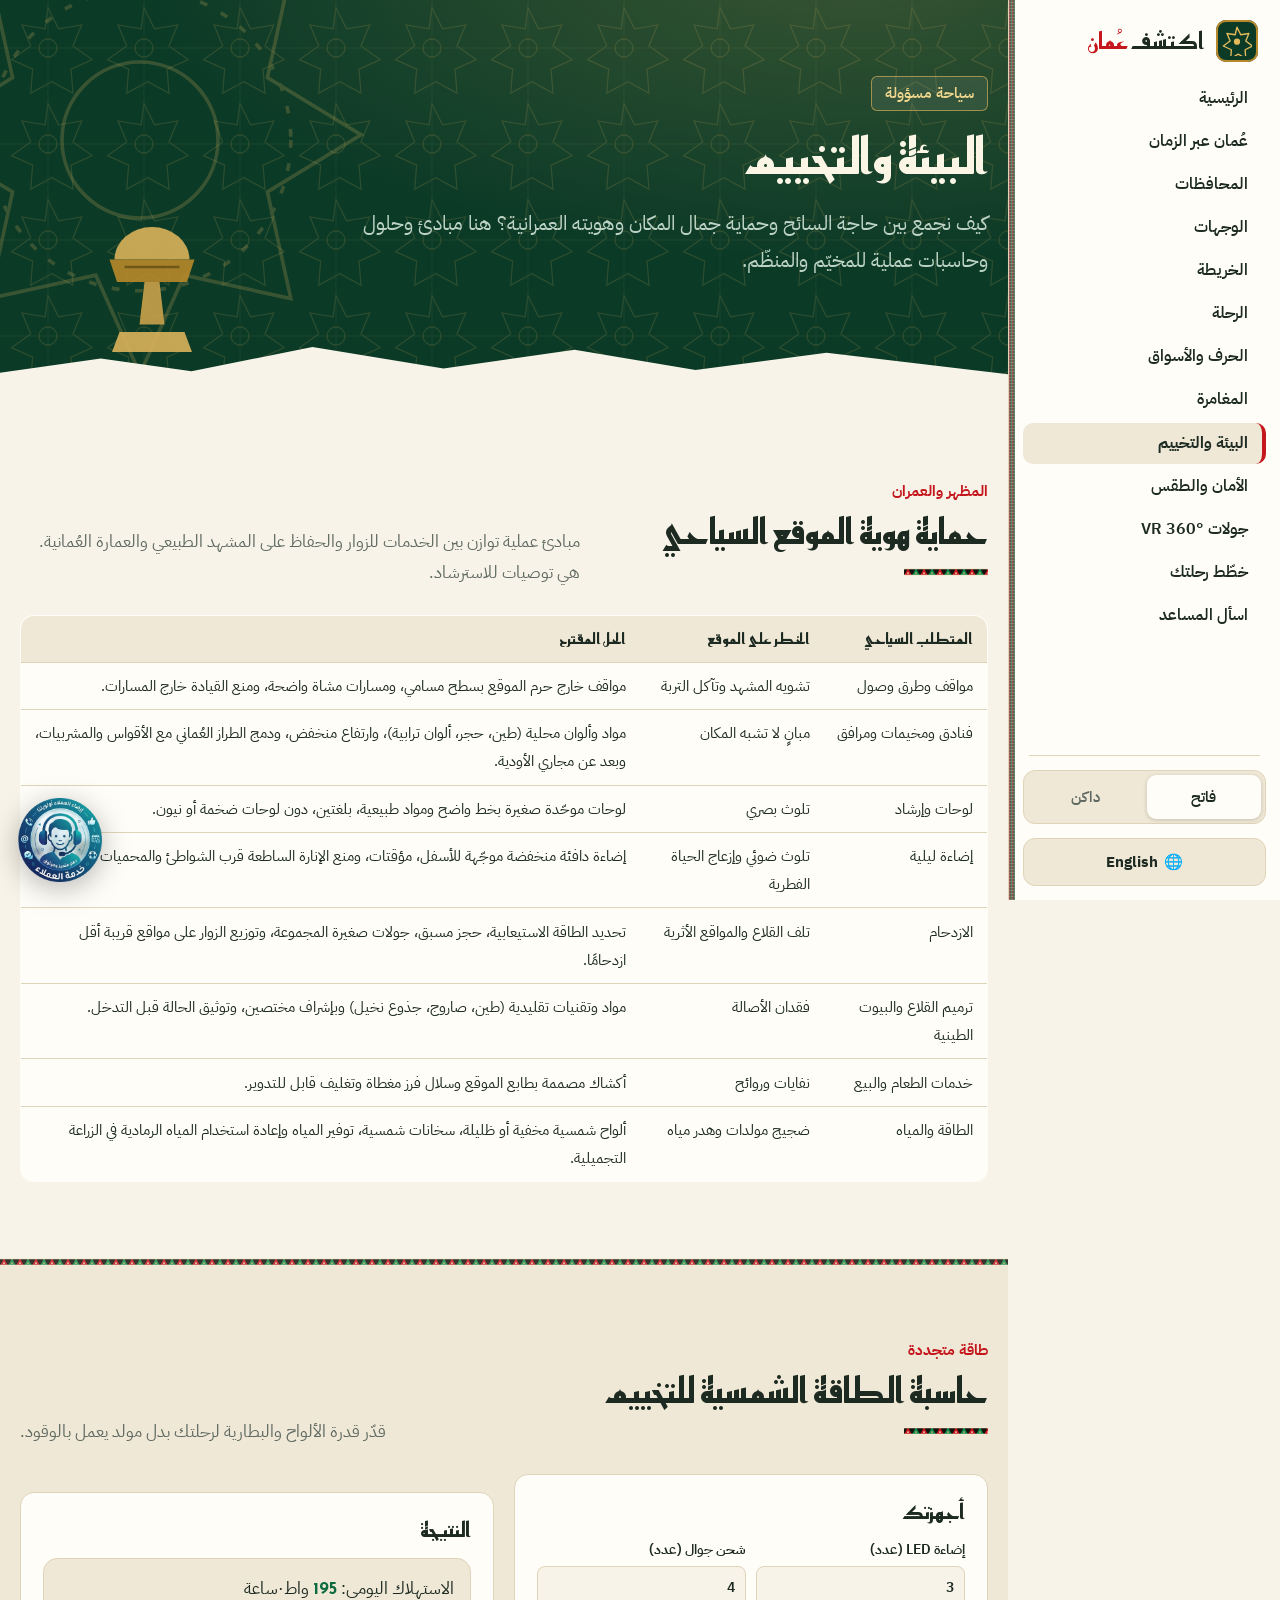
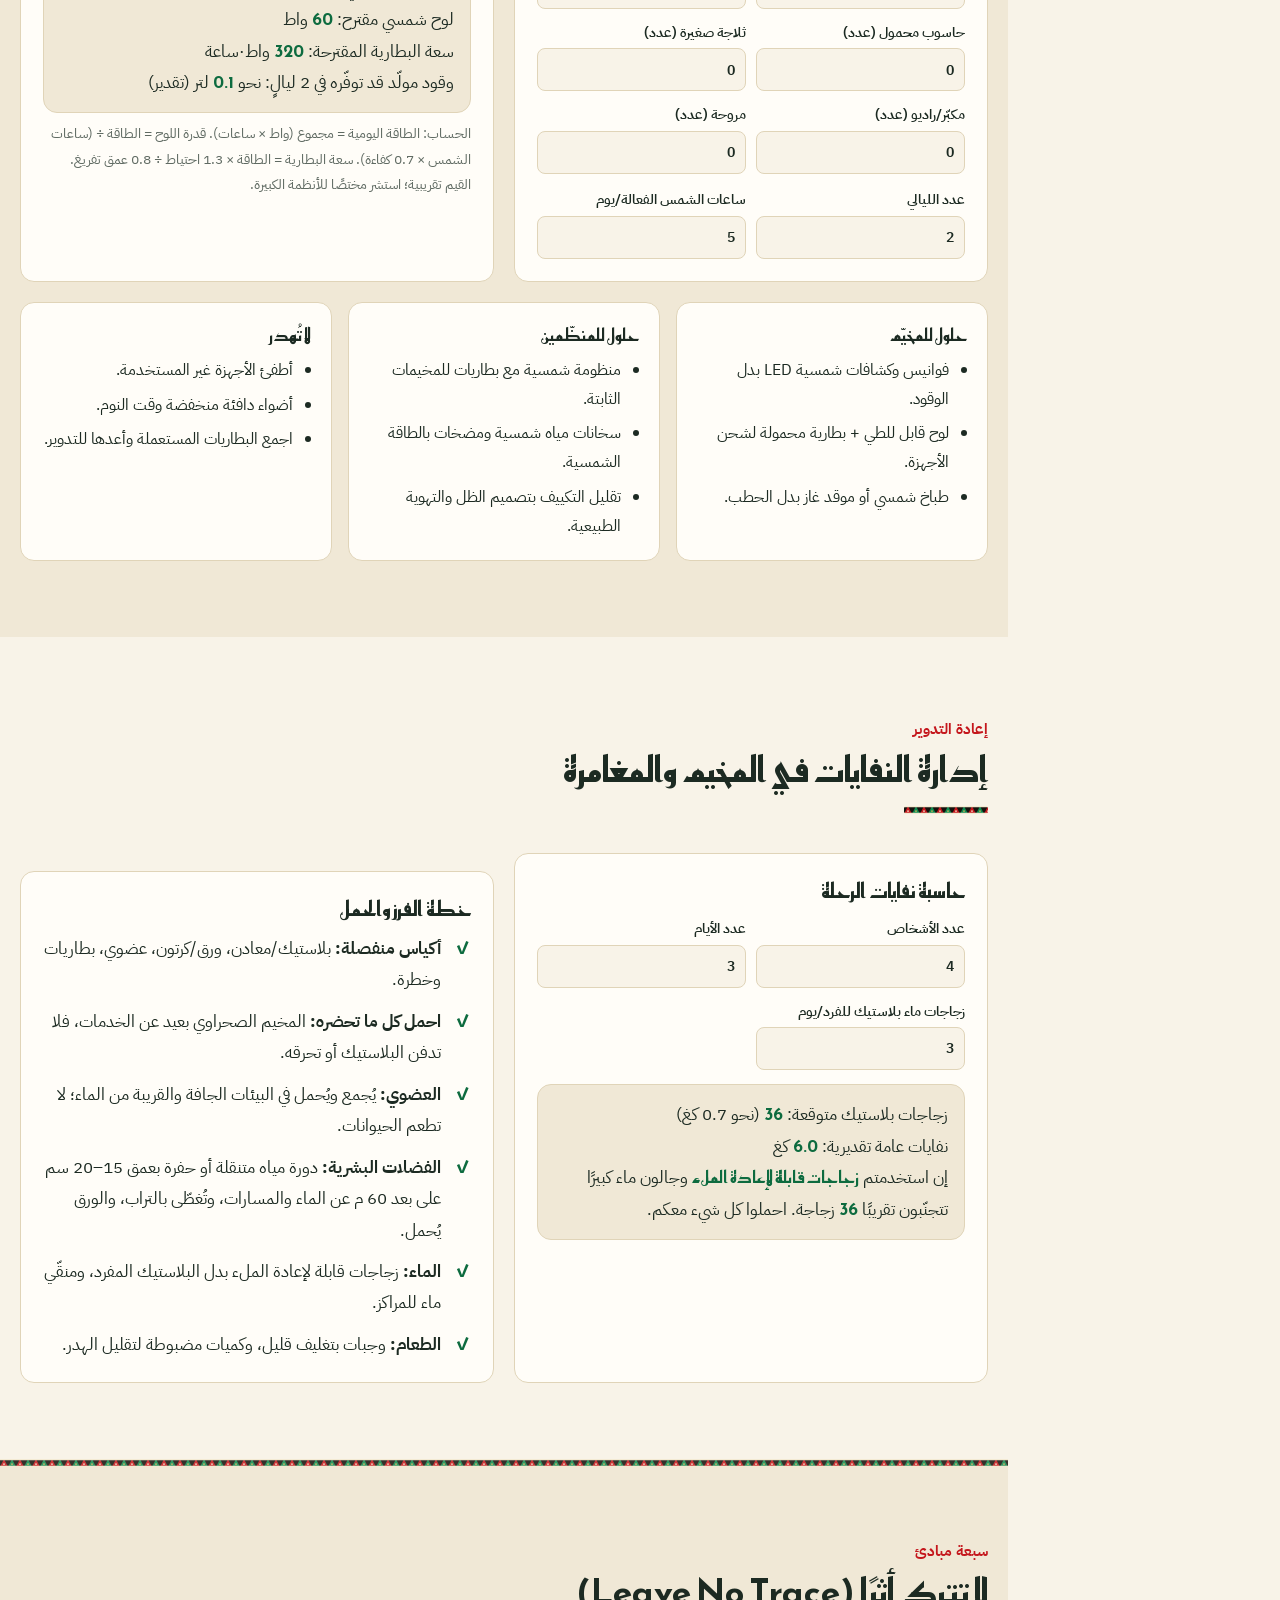
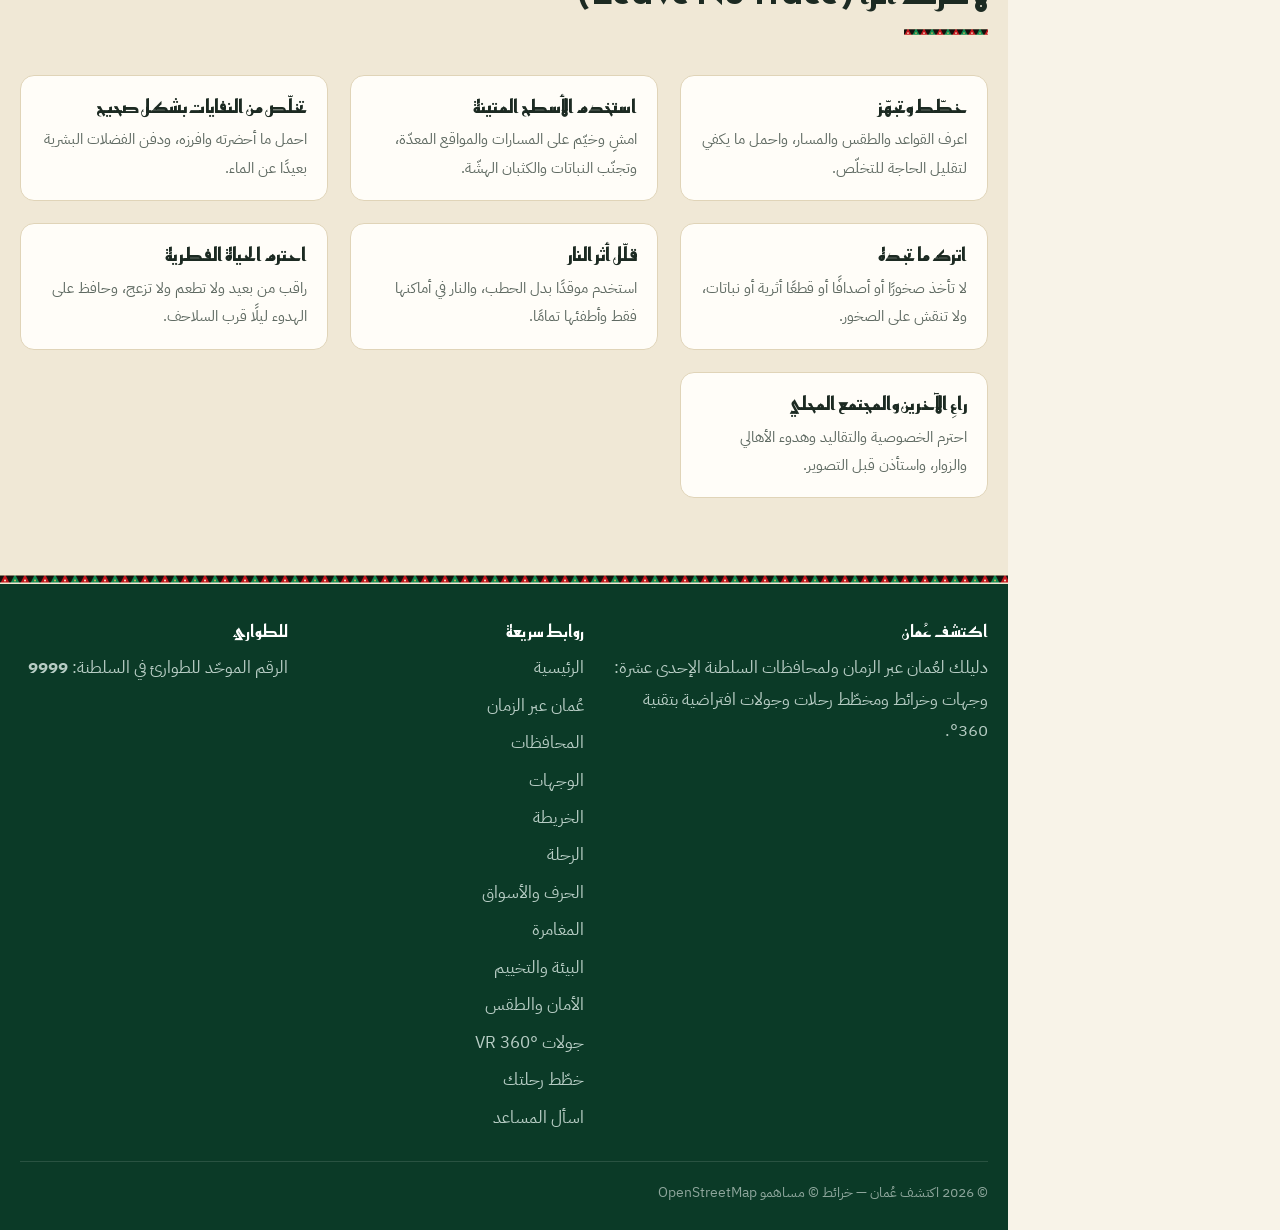
<file: eco.html>
<!DOCTYPE html>
<html lang="ar" dir="rtl">
<head>
  <meta charset="UTF-8">
  <meta name="viewport" content="width=device-width, initial-scale=1">
  <script>(function(){var t=null;try{t=localStorage.getItem('theme')}catch(e){}if(!t){t=window.matchMedia&&matchMedia('(prefers-color-scheme: dark)').matches?'dark':'light'}document.documentElement.setAttribute('data-theme',t)})();</script>
  <title>البيئة والتخييم | اكتشف عُمان</title>
  <meta name="description" content="الحفاظ على الطابع المظهري والعمراني للمواقع السياحية، وحلول الطاقة المتجددة وإعادة التدوير أثناء التخييم والمغامرات.">
  <meta name="theme-color" content="#f7f2ea">
  <link rel="preconnect" href="https://fonts.googleapis.com">
  <link rel="preconnect" href="https://fonts.gstatic.com" crossorigin>
  <link href="https://fonts.googleapis.com/css2?family=IBM+Plex+Sans+Arabic:wght@400;500;600;700&family=Reem+Kufi:wght@500;700&display=swap" rel="stylesheet">
  <meta property="og:type" content="website">
  <meta property="og:locale" content="ar_OM">
  <meta property="og:title" content="البيئة والتخييم | اكتشف عُمان">
  <meta property="og:description" content="الحفاظ على الطابع المظهري والعمراني للمواقع السياحية، وحلول الطاقة المتجددة وإعادة التدوير أثناء التخييم والمغامرات.">
  <meta property="og:image" content="images/grand-mosque.jpg">
  <meta name="twitter:card" content="summary_large_image">
  <link rel="icon" href="favicon.svg" type="image/svg+xml">
  <link rel="stylesheet" href="css/style.css">
</head>
<body class="has-rail" data-page="eco">
  <div id="site-header"></div>

  <section class="hero page-hero">
    <div class="container">
      <span class="eyebrow">سياحة مسؤولة</span>
      <h1>البيئة والتخييم</h1>
      <p class="lead">كيف نجمع بين حاجة السائح وحماية جمال المكان وهويته العمرانية؟ هنا مبادئ وحلول وحاسبات عملية للمخيّم والمنظّم.</p>
    </div>
  </section>

  <section class="section">
    <div class="container">
      <div class="section-head"><div><span class="kicker">المظهر والعمران</span><h2>حماية هوية الموقع السياحي</h2></div>
        <p>مبادئ عملية توازن بين الخدمات للزوار والحفاظ على المشهد الطبيعي والعمارة العُمانية. هي توصيات للاسترشاد.</p></div>
      <table class="table-x"><thead><tr><th>المتطلب السياحي</th><th>الخطر على الموقع</th><th>الحل المقترح</th></tr></thead><tbody>
        <tr><td>مواقف وطرق وصول</td><td>تشويه المشهد وتآكل التربة</td><td>مواقف خارج حرم الموقع بسطح مسامي، ومسارات مشاة واضحة، ومنع القيادة خارج المسارات.</td></tr>
        <tr><td>فنادق ومخيمات ومرافق</td><td>مبانٍ لا تشبه المكان</td><td>مواد وألوان محلية (طين، حجر، ألوان ترابية)، وارتفاع منخفض، ودمج الطراز العُماني مع الأقواس والمشربيات، وبعد عن مجاري الأودية.</td></tr>
        <tr><td>لوحات وإرشاد</td><td>تلوث بصري</td><td>لوحات موحّدة صغيرة بخط واضح ومواد طبيعية، بلغتين، دون لوحات ضخمة أو نيون.</td></tr>
        <tr><td>إضاءة ليلية</td><td>تلوث ضوئي وإزعاج الحياة الفطرية</td><td>إضاءة دافئة منخفضة موجّهة للأسفل، مؤقتات، ومنع الإنارة الساطعة قرب الشواطئ والمحميات والفلكيات.</td></tr>
        <tr><td>الازدحام</td><td>تلف القلاع والمواقع الأثرية</td><td>تحديد الطاقة الاستيعابية، حجز مسبق، جولات صغيرة المجموعة، وتوزيع الزوار على مواقع قريبة أقل ازدحامًا.</td></tr>
        <tr><td>ترميم القلاع والبيوت الطينية</td><td>فقدان الأصالة</td><td>مواد وتقنيات تقليدية (طين، صاروج، جذوع نخيل) وبإشراف مختصين، وتوثيق الحالة قبل التدخل.</td></tr>
        <tr><td>خدمات الطعام والبيع</td><td>نفايات وروائح</td><td>أكشاك مصممة بطابع الموقع وسلال فرز مغطاة وتغليف قابل للتدوير.</td></tr>
        <tr><td>الطاقة والمياه</td><td>ضجيج مولدات وهدر مياه</td><td>ألواح شمسية مخفية أو ظليلة، سخانات شمسية، توفير المياه وإعادة استخدام المياه الرمادية في الزراعة التجميلية.</td></tr>
      </tbody></table>
    </div>
  </section>

  <section class="section alt">
    <div class="container">
      <div class="section-head"><div><span class="kicker">طاقة متجددة</span><h2>حاسبة الطاقة الشمسية للتخييم</h2></div>
        <p>قدّر قدرة الألواح والبطارية لرحلتك بدل مولد يعمل بالوقود.</p></div>
      <div class="two-col">
        <div class="panel">
          <h3>أجهزتك</h3>
          <div class="calc" id="solar-form"></div>
          <div class="calc" style="margin-top:12px">
            <label>عدد الليالي<input type="number" id="s-nights" min="1" value="2"></label>
            <label>ساعات الشمس الفعالة/يوم<input type="number" id="s-sun" step="0.5" min="2" value="5"></label>
          </div>
        </div>
        <div class="panel">
          <h3>النتيجة</h3>
          <div class="result-box" id="solar-out"></div>
          <p class="muted" style="font-size:.85rem;margin-top:8px">الحساب: الطاقة اليومية = مجموع (واط × ساعات). قدرة اللوح = الطاقة ÷ (ساعات الشمس × 0.7 كفاءة). سعة البطارية = الطاقة × 1.3 احتياط ÷ 0.8 عمق تفريغ. القيم تقريبية؛ استشر مختصًا للأنظمة الكبيرة.</p>
        </div>
      </div>
      <div class="info-grid" style="margin-top:20px">
        <div class="info"><h3>حلول للمخيّم</h3><ul><li>فوانيس وكشافات شمسية LED بدل الوقود.</li><li>لوح قابل للطي + بطارية محمولة لشحن الأجهزة.</li><li>طباخ شمسي أو موقد غاز بدل الحطب.</li></ul></div>
        <div class="info"><h3>حلول للمنظّمين</h3><ul><li>منظومة شمسية مع بطاريات للمخيمات الثابتة.</li><li>سخانات مياه شمسية ومضخات بالطاقة الشمسية.</li><li>تقليل التكييف بتصميم الظل والتهوية الطبيعية.</li></ul></div>
        <div class="info"><h3>لا تُهدر</h3><ul><li>أطفئ الأجهزة غير المستخدمة.</li><li>أضواء دافئة منخفضة وقت النوم.</li><li>اجمع البطاريات المستعملة وأعدها للتدوير.</li></ul></div>
      </div>
    </div>
  </section>

  <section class="section">
    <div class="container">
      <div class="section-head"><div><span class="kicker">إعادة التدوير</span><h2>إدارة النفايات في المخيم والمغامرة</h2></div></div>
      <div class="two-col">
        <div class="panel">
          <h3>حاسبة نفايات الرحلة</h3>
          <div class="calc">
            <label>عدد الأشخاص<input type="number" id="w-p" min="1" value="4"></label>
            <label>عدد الأيام<input type="number" id="w-d" min="1" value="3"></label>
            <label>زجاجات ماء بلاستيك للفرد/يوم<input type="number" id="w-b" min="0" value="3"></label>
          </div>
          <div class="result-box" id="waste-out"></div>
        </div>
        <div class="panel">
          <h3>خطة الفرز والحمل</h3>
          <ul class="check-list">
            <li><b>أكياس منفصلة:</b> بلاستيك/معادن، ورق/كرتون، عضوي، بطاريات وخطرة.</li>
            <li><b>احمل كل ما تحضره:</b> المخيم الصحراوي بعيد عن الخدمات، فلا تدفن البلاستيك أو تحرقه.</li>
            <li><b>العضوي:</b> يُجمع ويُحمل في البيئات الجافة والقريبة من الماء؛ لا تطعم الحيوانات.</li>
            <li><b>الفضلات البشرية:</b> دورة مياه متنقلة أو حفرة بعمق 15–20 سم على بعد 60 م عن الماء والمسارات، وتُغطّى بالتراب، والورق يُحمل.</li>
            <li><b>الماء:</b> زجاجات قابلة لإعادة الملء بدل البلاستيك المفرد، ومنقّي ماء للمراكز.</li>
            <li><b>الطعام:</b> وجبات بتغليف قليل، وكميات مضبوطة لتقليل الهدر.</li>
          </ul>
        </div>
      </div>
    </div>
  </section>

  <section class="section alt">
    <div class="container">
      <div class="section-head"><div><span class="kicker">سبعة مبادئ</span><h2>لا تترك أثرًا (Leave No Trace)</h2></div></div>
      <div class="grid" id="lnt"></div>
    </div>
  </section>

  <div id="site-footer"></div>

  <script src="js/data.js"></script>
  <script src="js/safety-data.js"></script>
  <script src="js/common.js"></script>
  <script src="js/eco.js"></script>
</body>
</html>
</file>
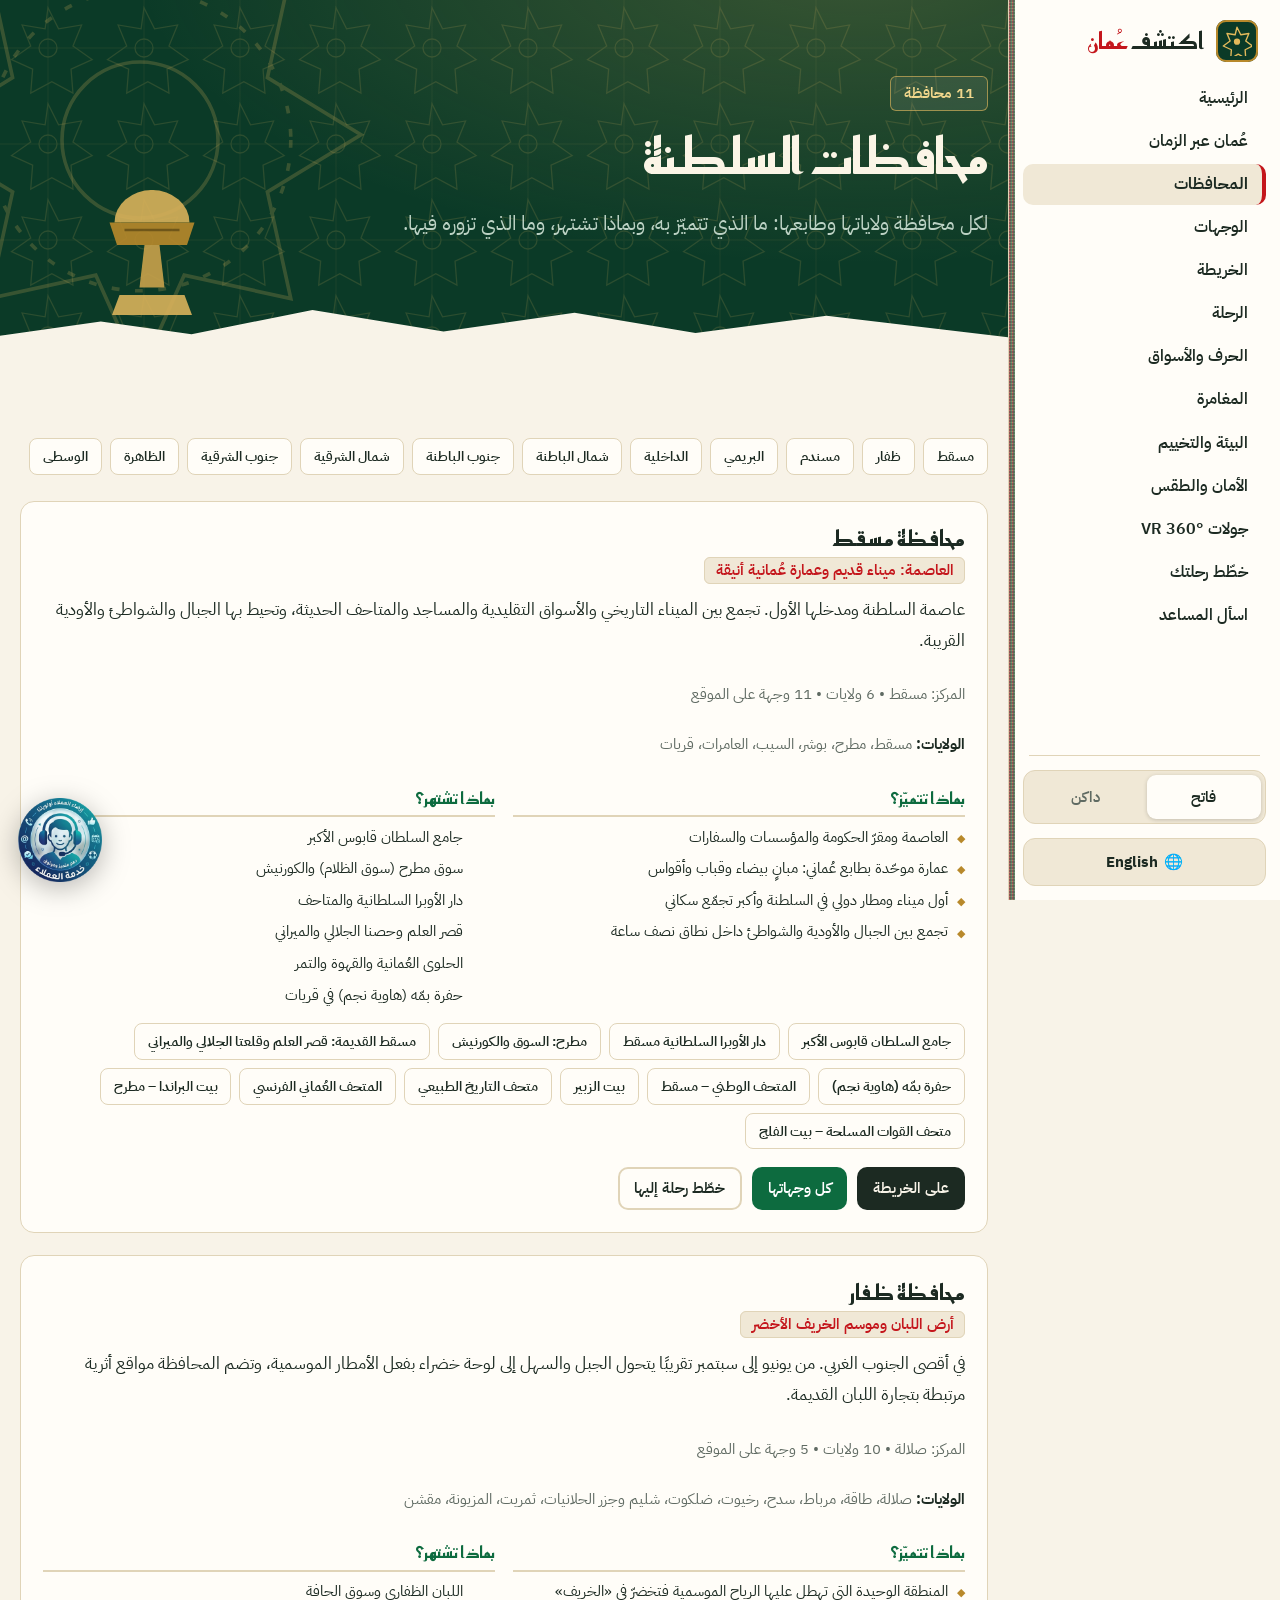
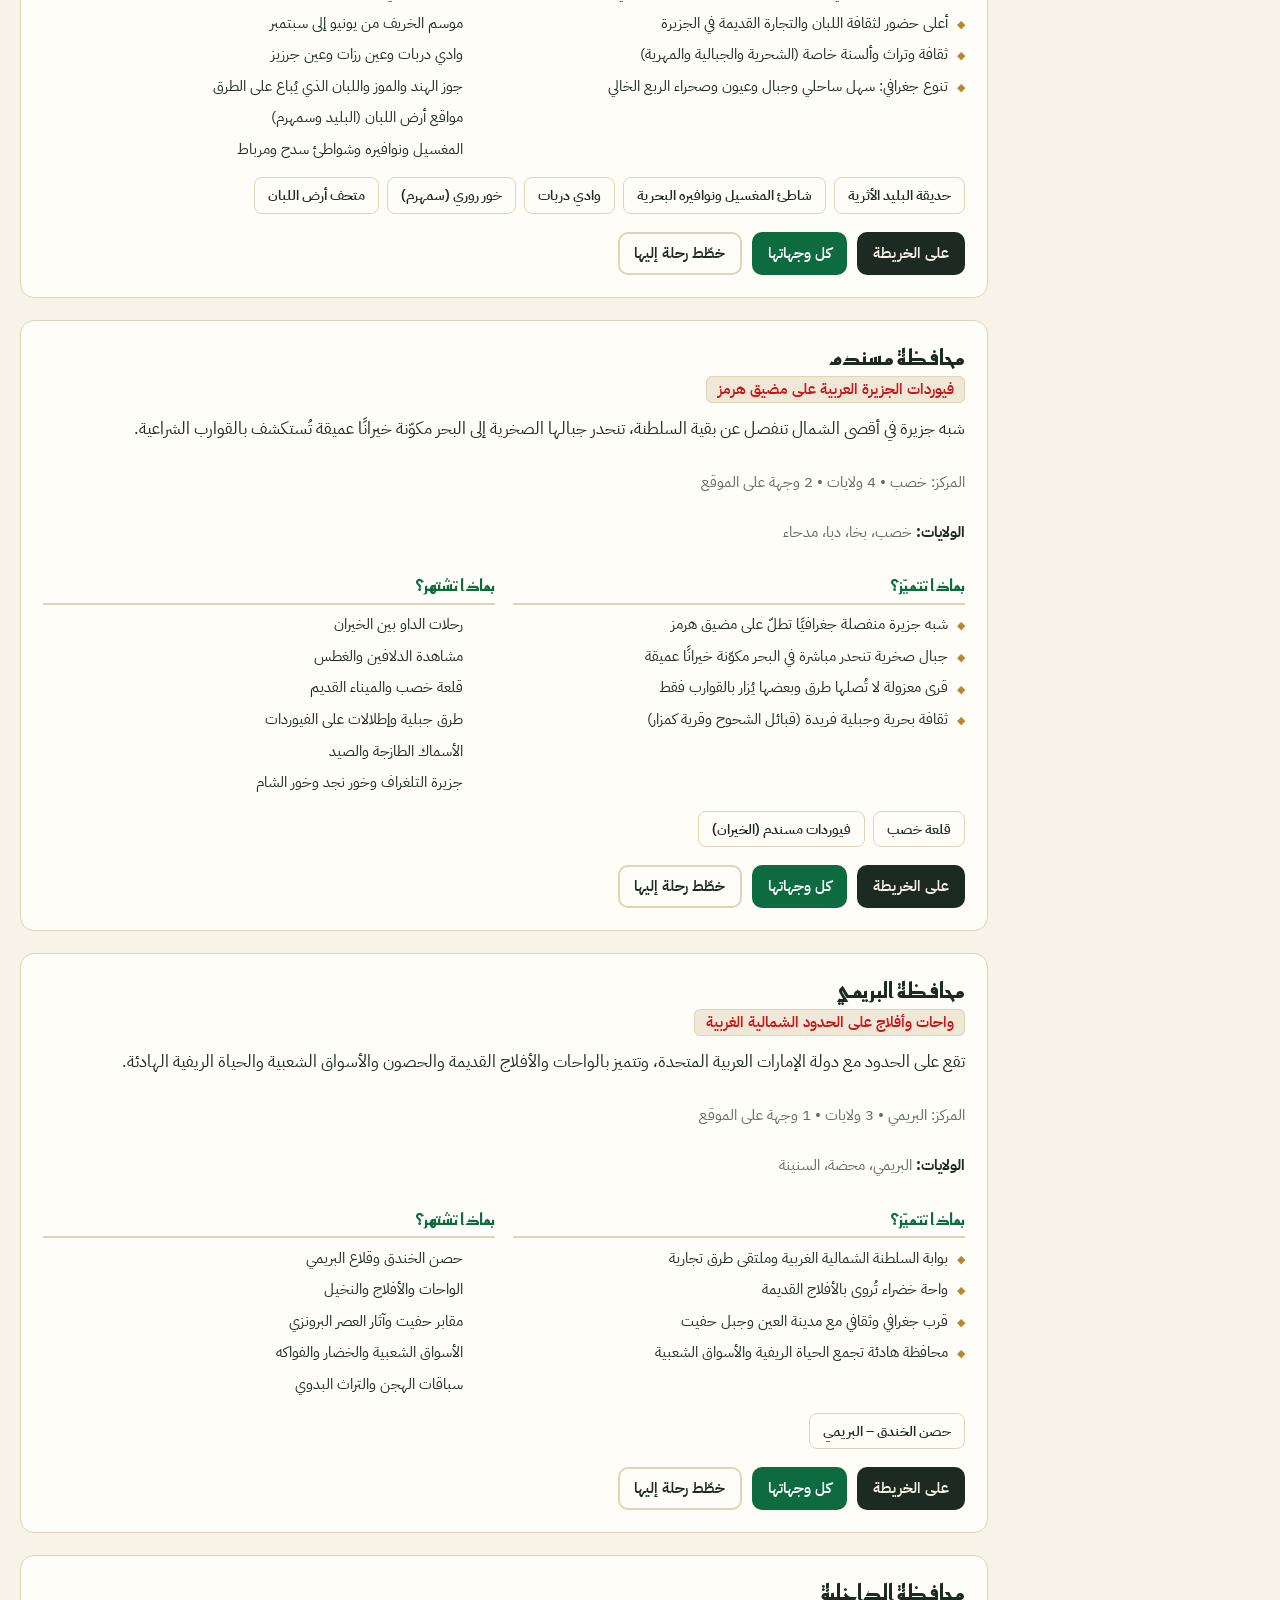
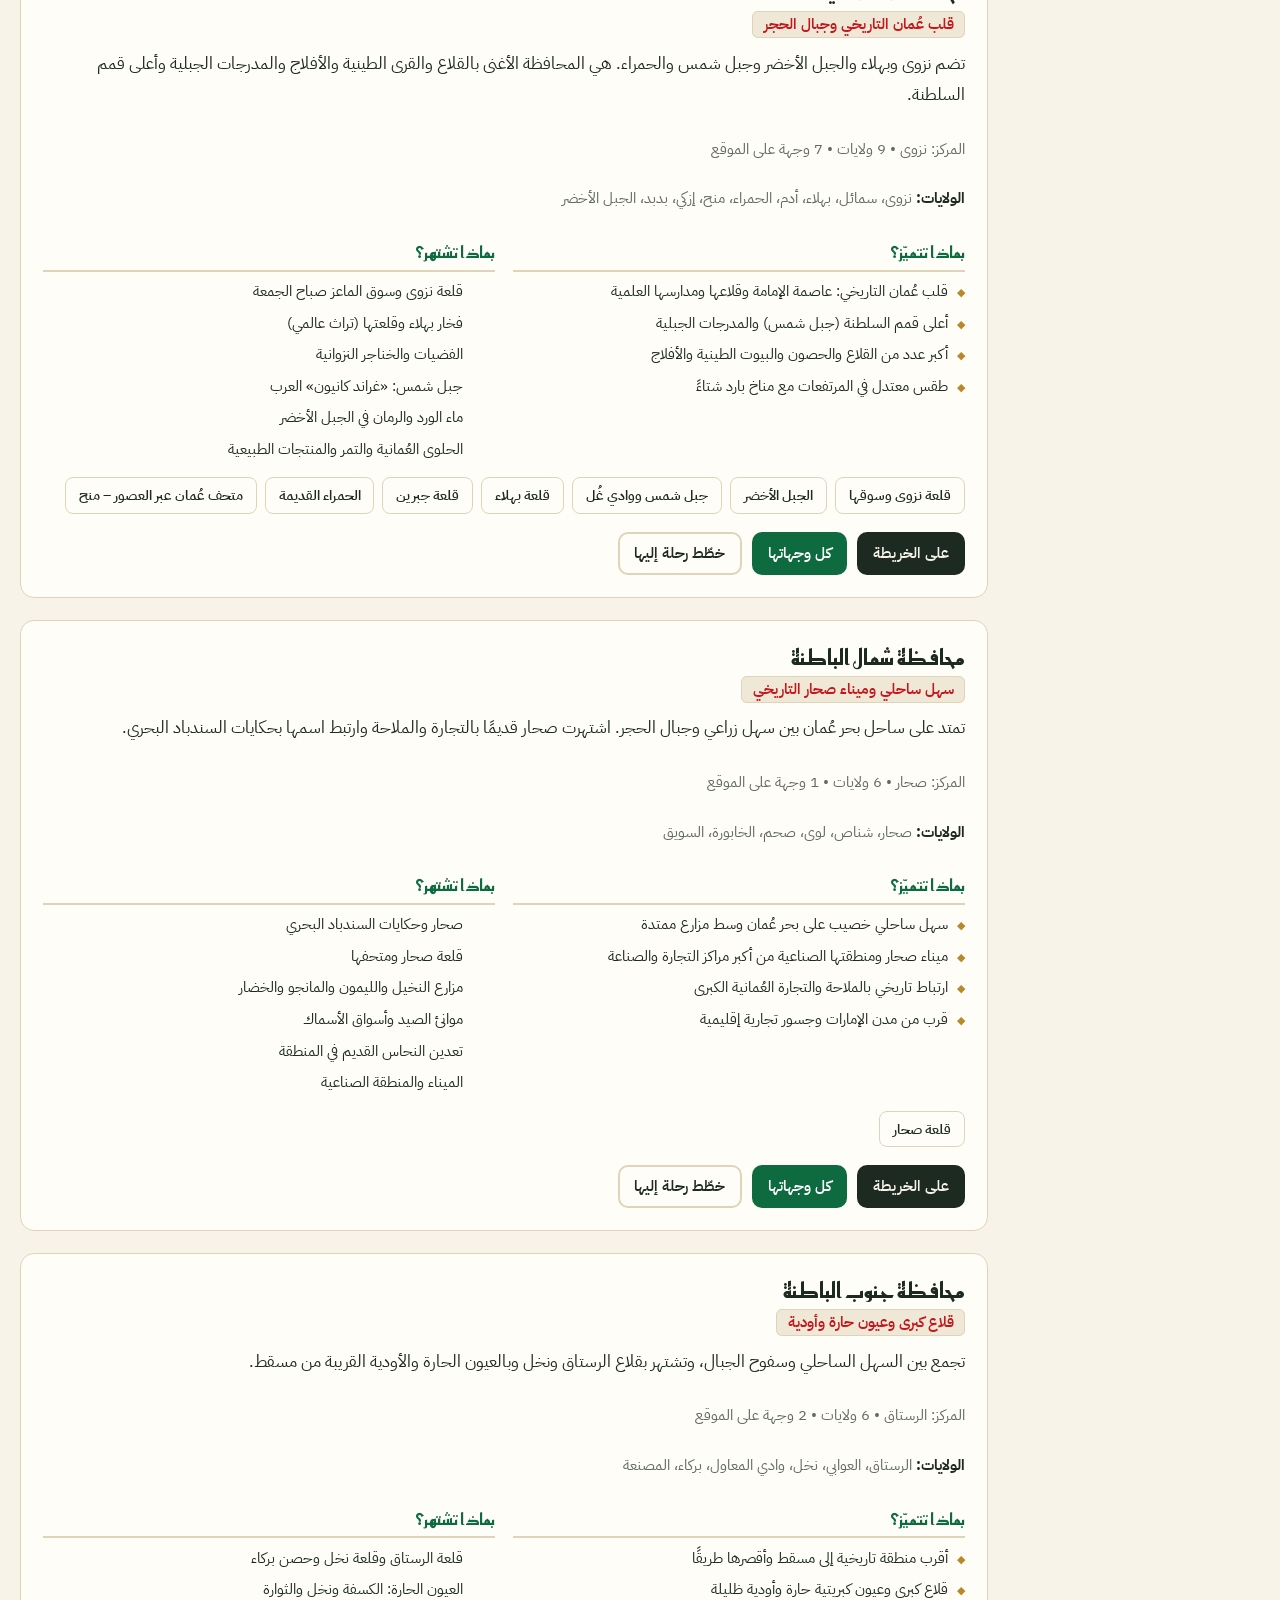
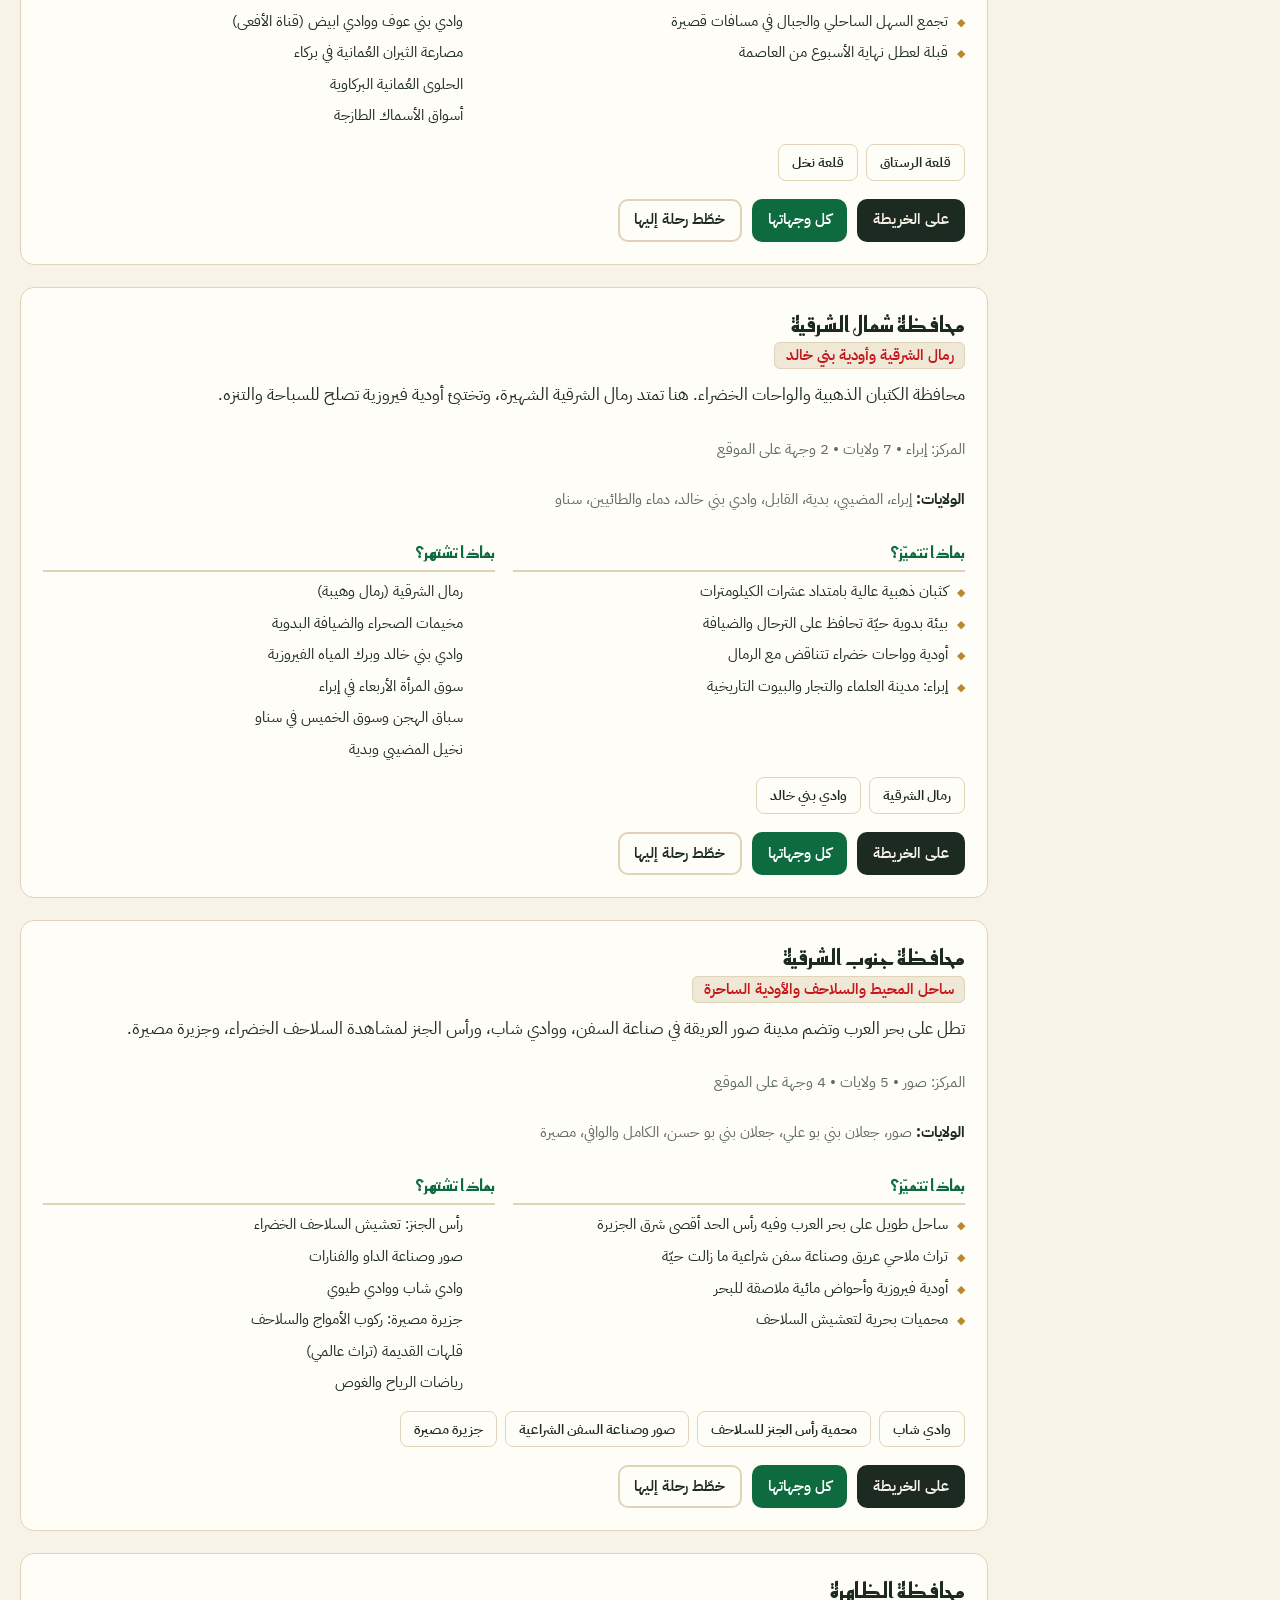
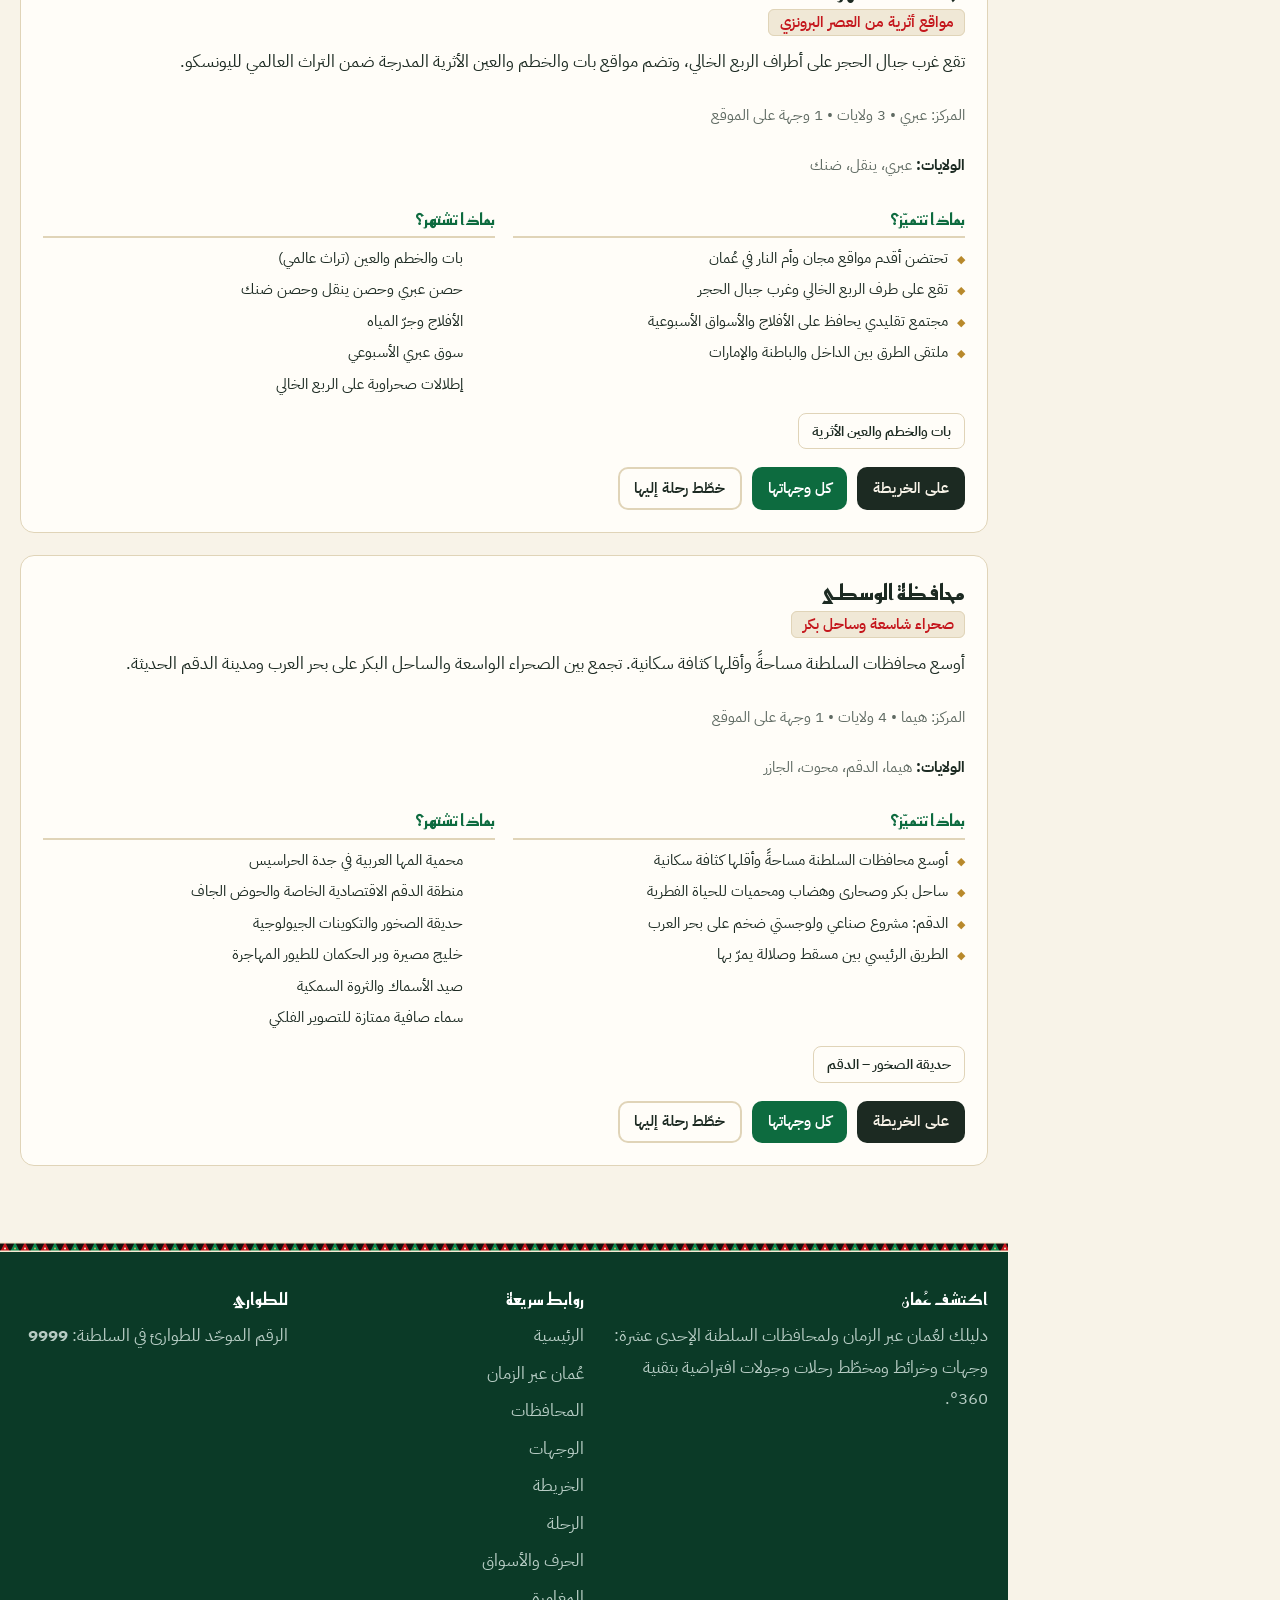
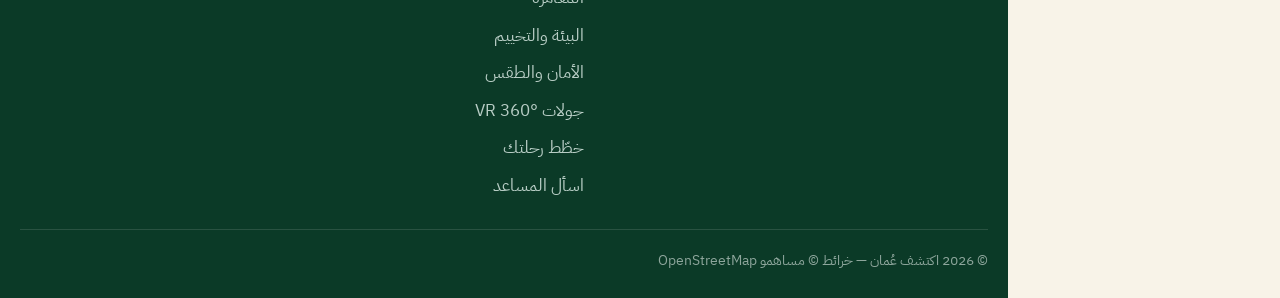
<file: governorates.html>
<!DOCTYPE html>
<html lang="ar" dir="rtl">
<head>
  <meta charset="UTF-8">
  <meta name="viewport" content="width=device-width, initial-scale=1">
  <script>(function(){var t=null;try{t=localStorage.getItem('theme')}catch(e){}if(!t){t=window.matchMedia&&matchMedia('(prefers-color-scheme: dark)').matches?'dark':'light'}document.documentElement.setAttribute('data-theme',t)})();</script>
  <title>محافظات سلطنة عُمان | اكتشف عُمان</title>
  <meta name="description" content="تعرّف على محافظات سلطنة عُمان الإحدى عشرة ومعالمها السياحية وأبرز وجهاتها.">
  <meta name="theme-color" content="#f7f2ea">
  <link rel="preconnect" href="https://fonts.googleapis.com">
  <link rel="preconnect" href="https://fonts.gstatic.com" crossorigin>
  <link href="https://fonts.googleapis.com/css2?family=IBM+Plex+Sans+Arabic:wght@400;500;600;700&family=Reem+Kufi:wght@500;700&display=swap" rel="stylesheet">
  <meta property="og:type" content="website">
  <meta property="og:locale" content="ar_OM">
  <meta property="og:title" content="محافظات سلطنة عُمان | اكتشف عُمان">
  <meta property="og:description" content="تعرّف على محافظات سلطنة عُمان الإحدى عشرة ومعالمها السياحية وأبرز وجهاتها.">
  <meta property="og:image" content="images/grand-mosque.jpg">
  <meta name="twitter:card" content="summary_large_image">
  <link rel="icon" href="favicon.svg" type="image/svg+xml">
  <link rel="stylesheet" href="css/style.css">
</head>
<body class="has-rail" data-page="gov">
  <div id="site-header"></div>

  <section class="hero page-hero">
    <div class="container">
      <span class="eyebrow">11 محافظة</span>
      <h1>محافظات <span>السلطنة</span></h1>
      <p class="lead">لكل محافظة ولاياتها وطابعها: ما الذي تتميّز به، وبماذا تشتهر، وما الذي تزوره فيها.</p>
    </div>
  </section>

  <section class="section">
    <div class="container">
      <nav class="gov-nav" id="gov-nav" aria-label="القفز إلى محافظة"></nav>
      <div class="gov-list" id="gov-grid"></div>
    </div>
  </section>

  <div id="site-footer"></div>

  <script src="js/data.js"></script>
  <script src="js/gov-details.js"></script>
  <script src="js/common.js"></script>
  <script src="js/governorates.js"></script>
</body>
</html>
</file>
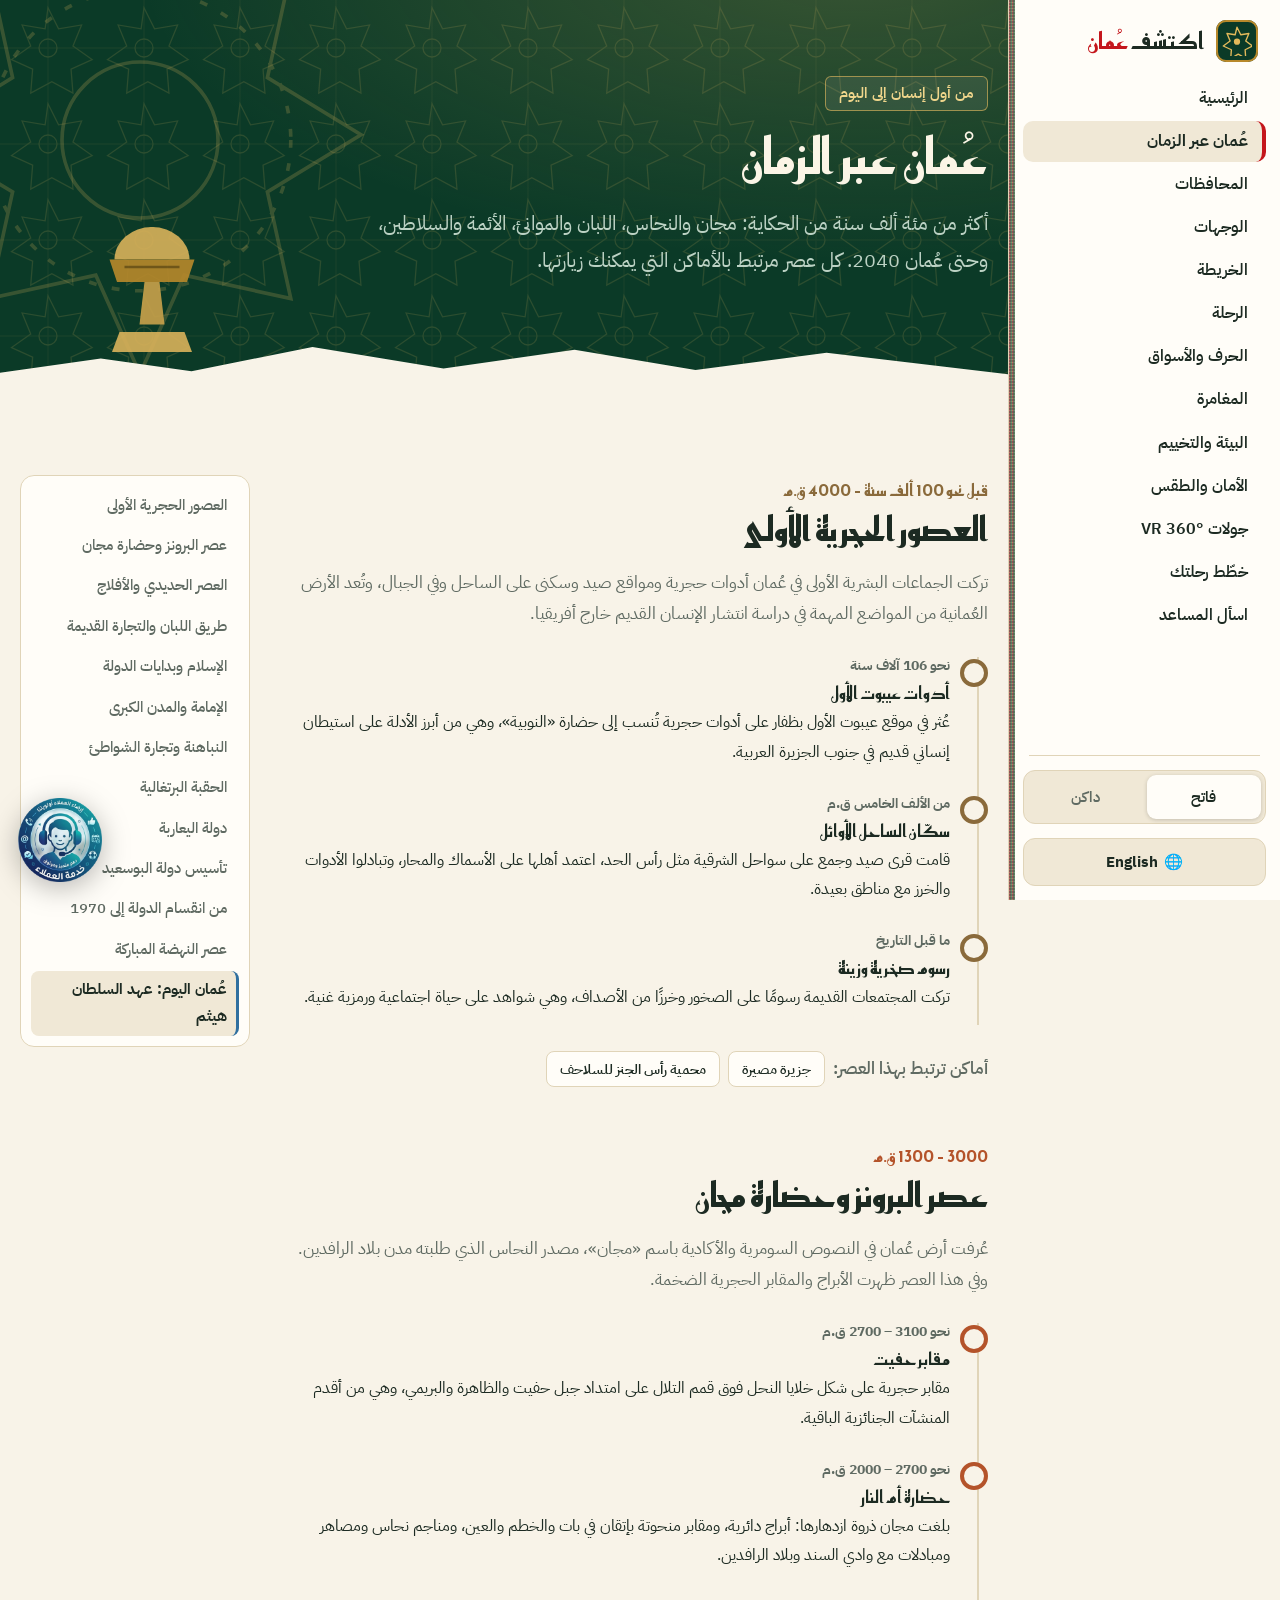
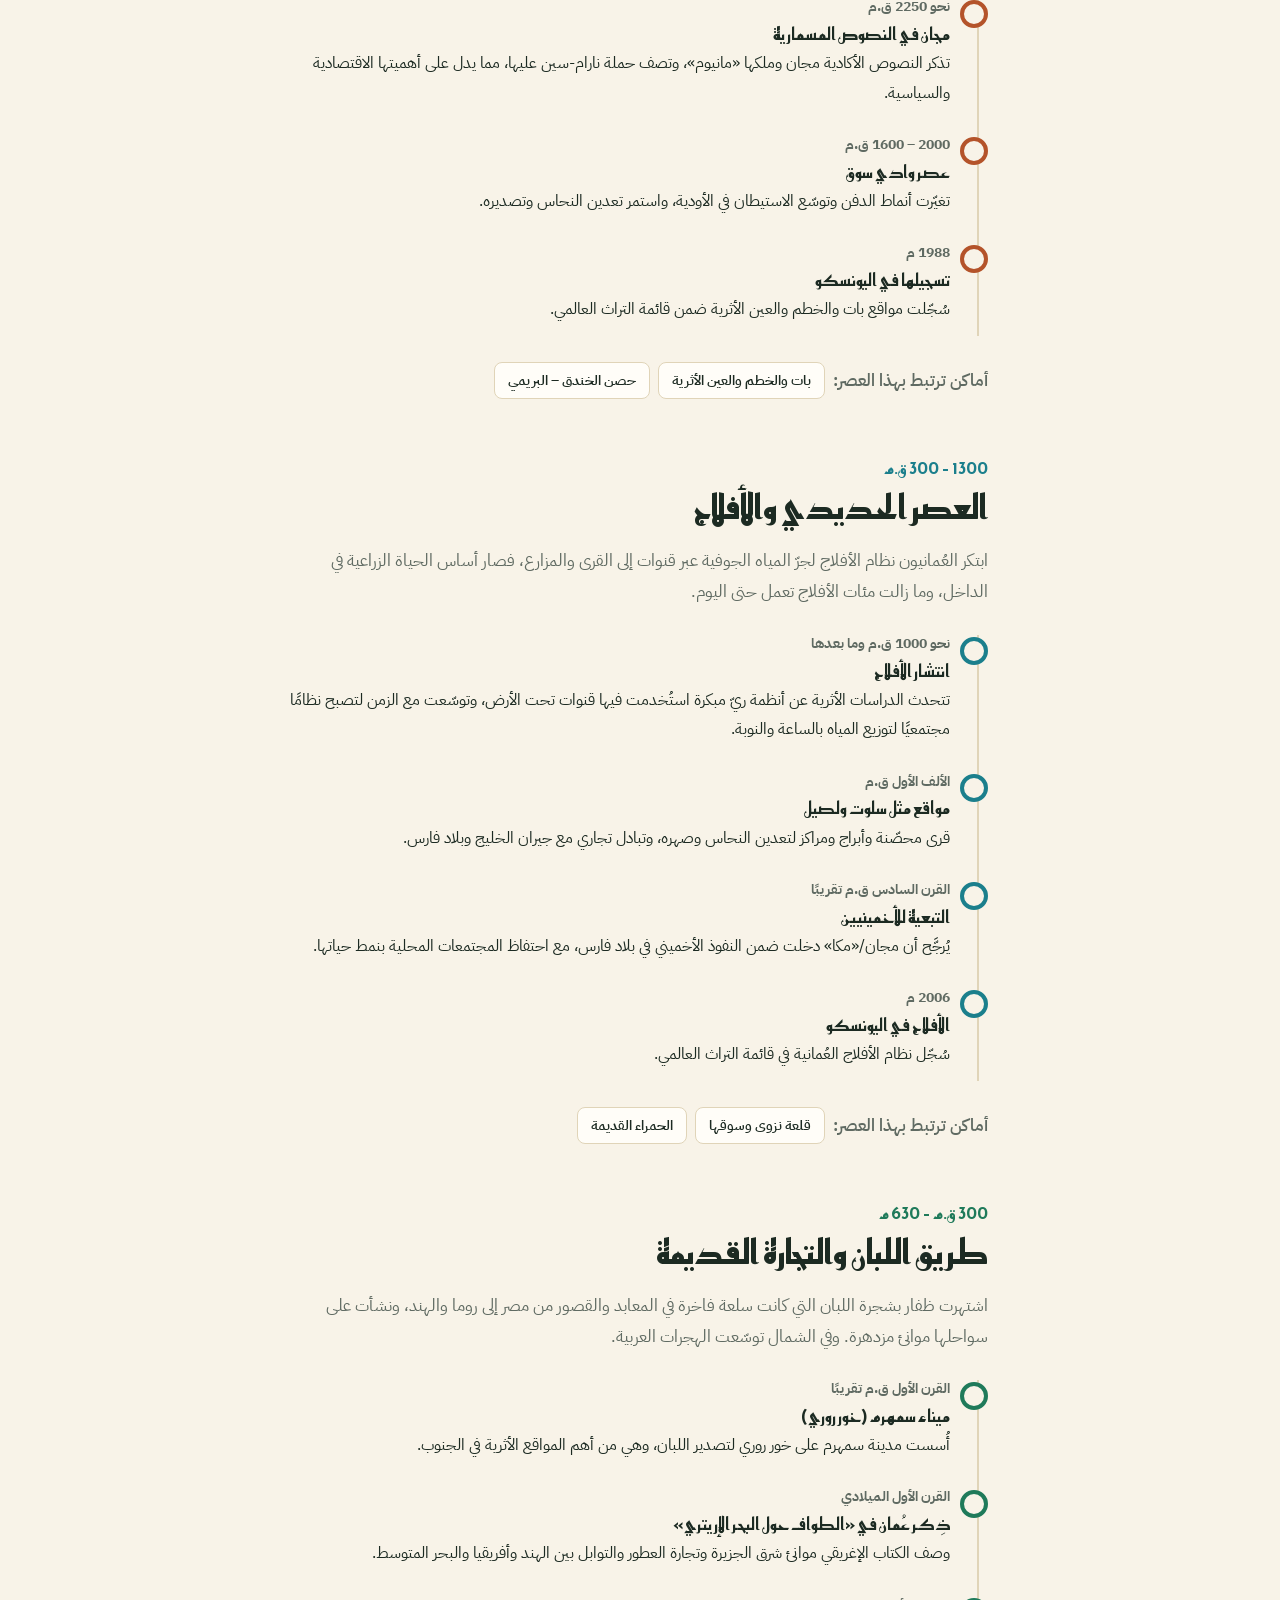
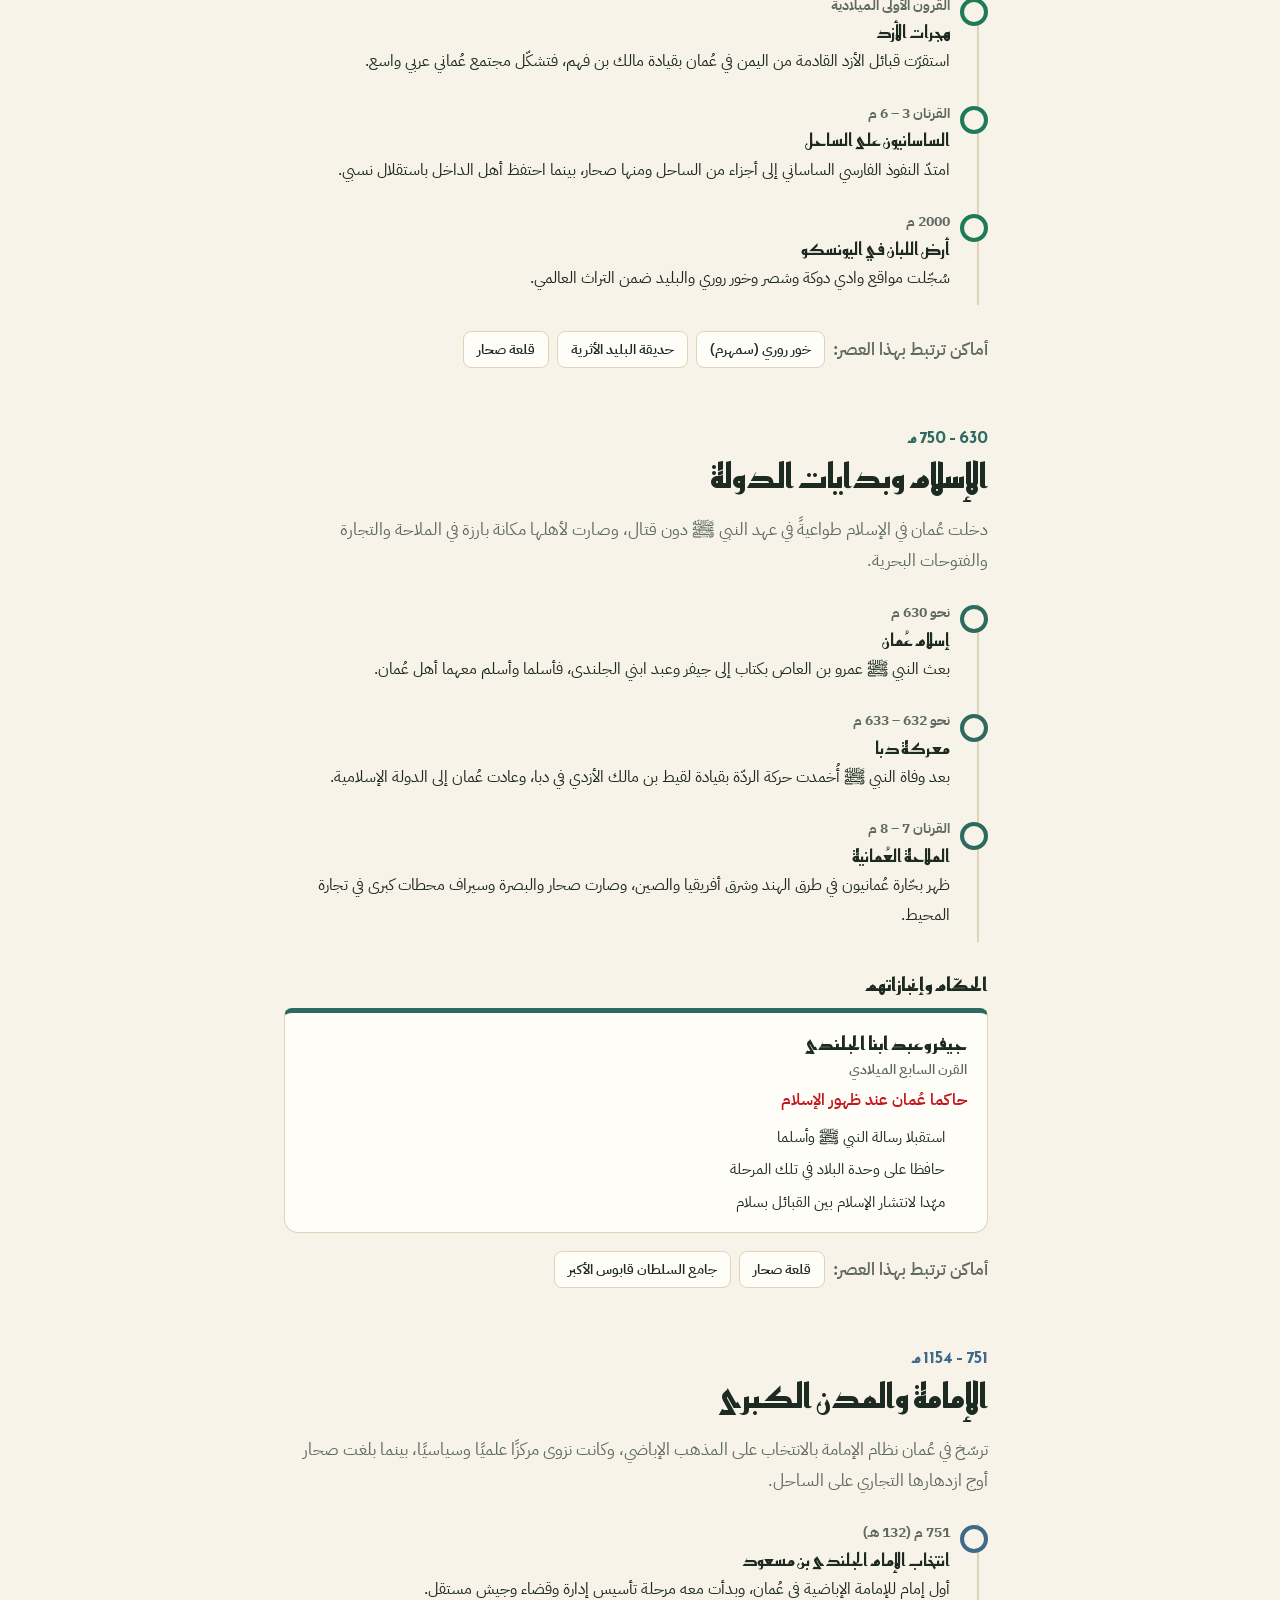
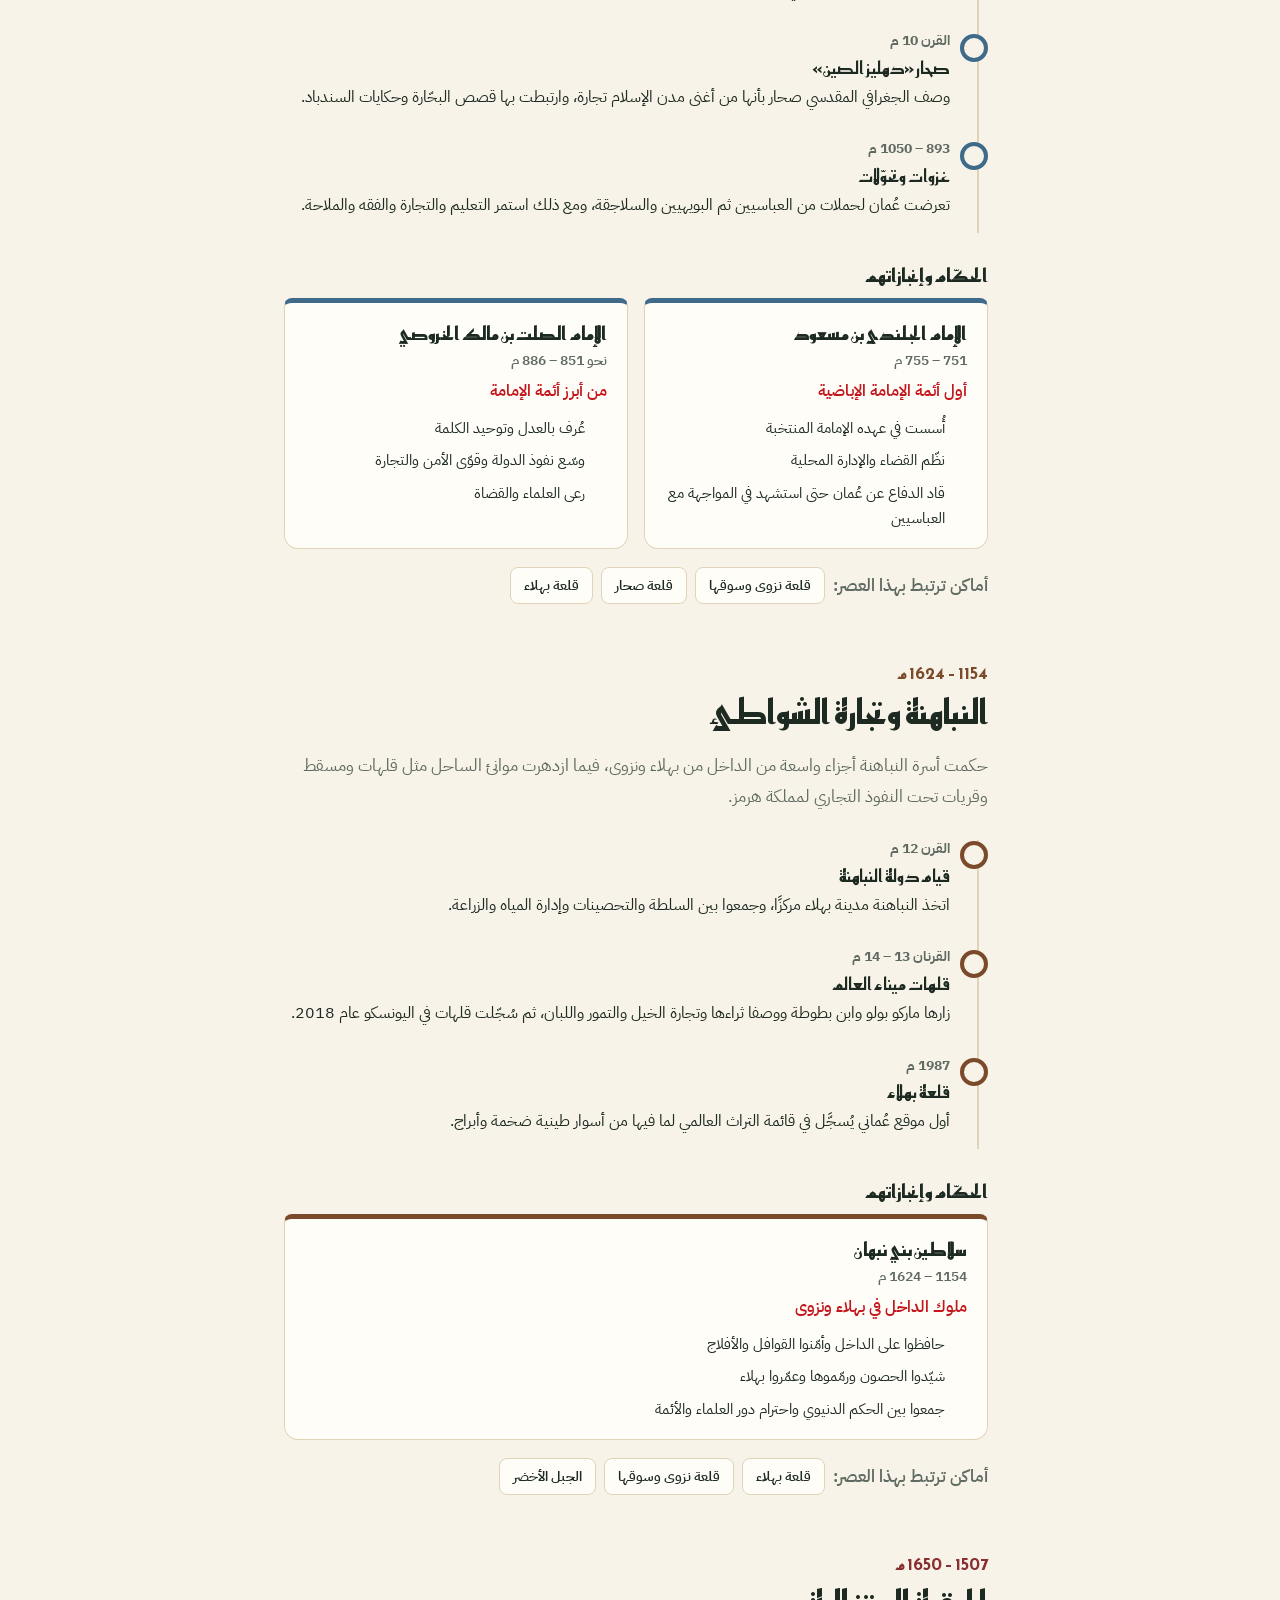
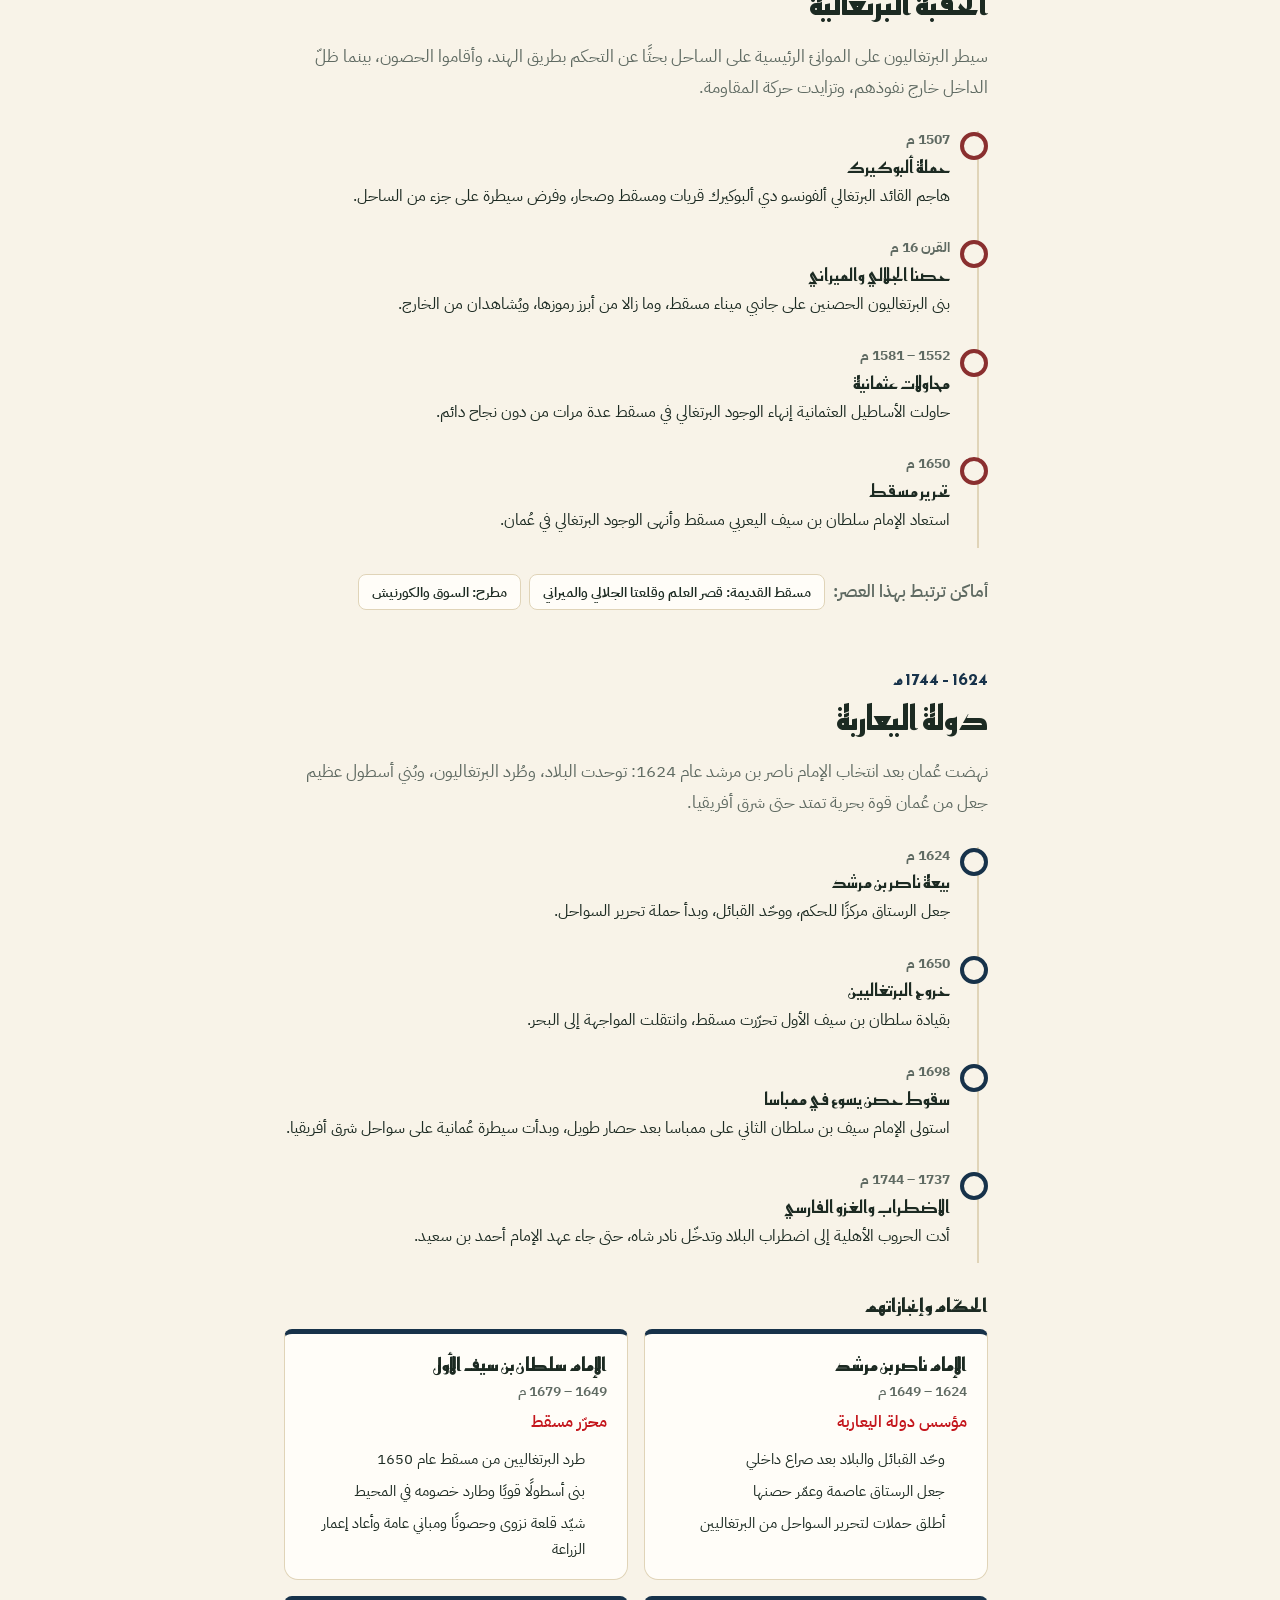
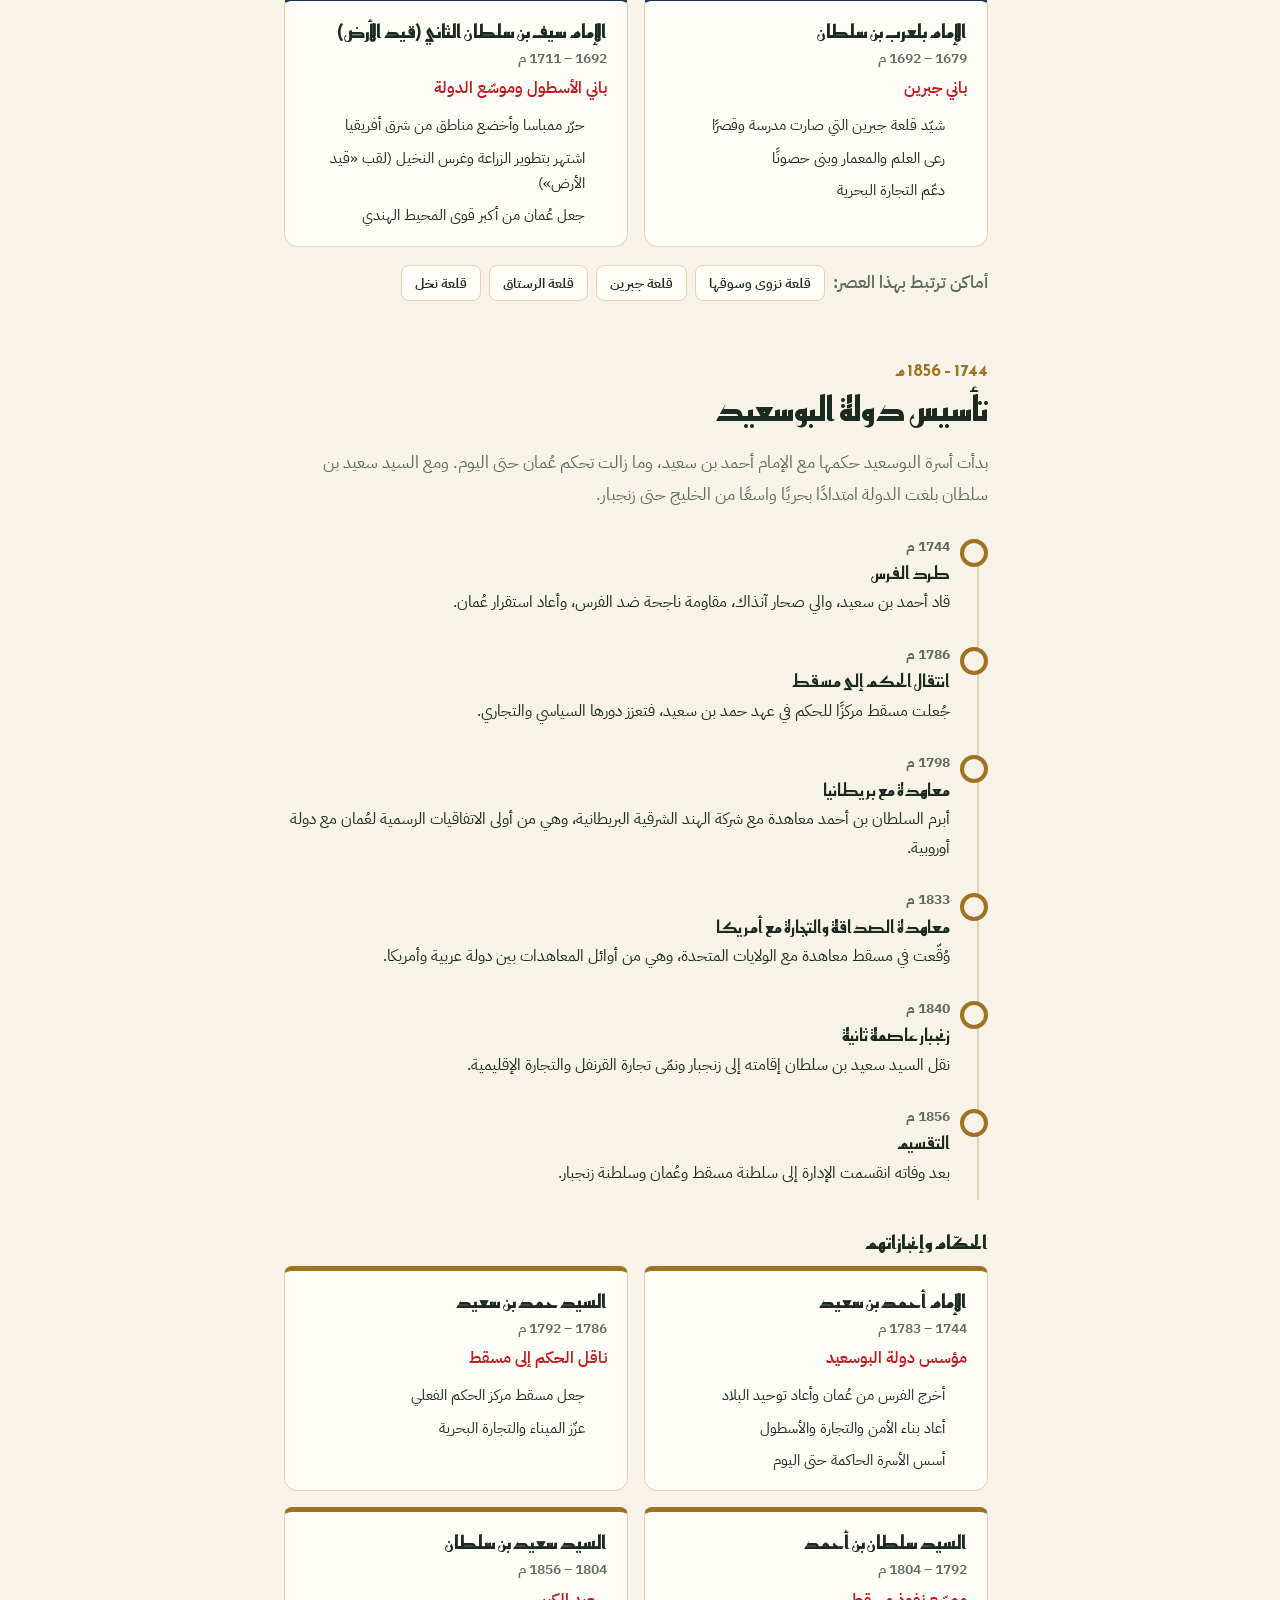
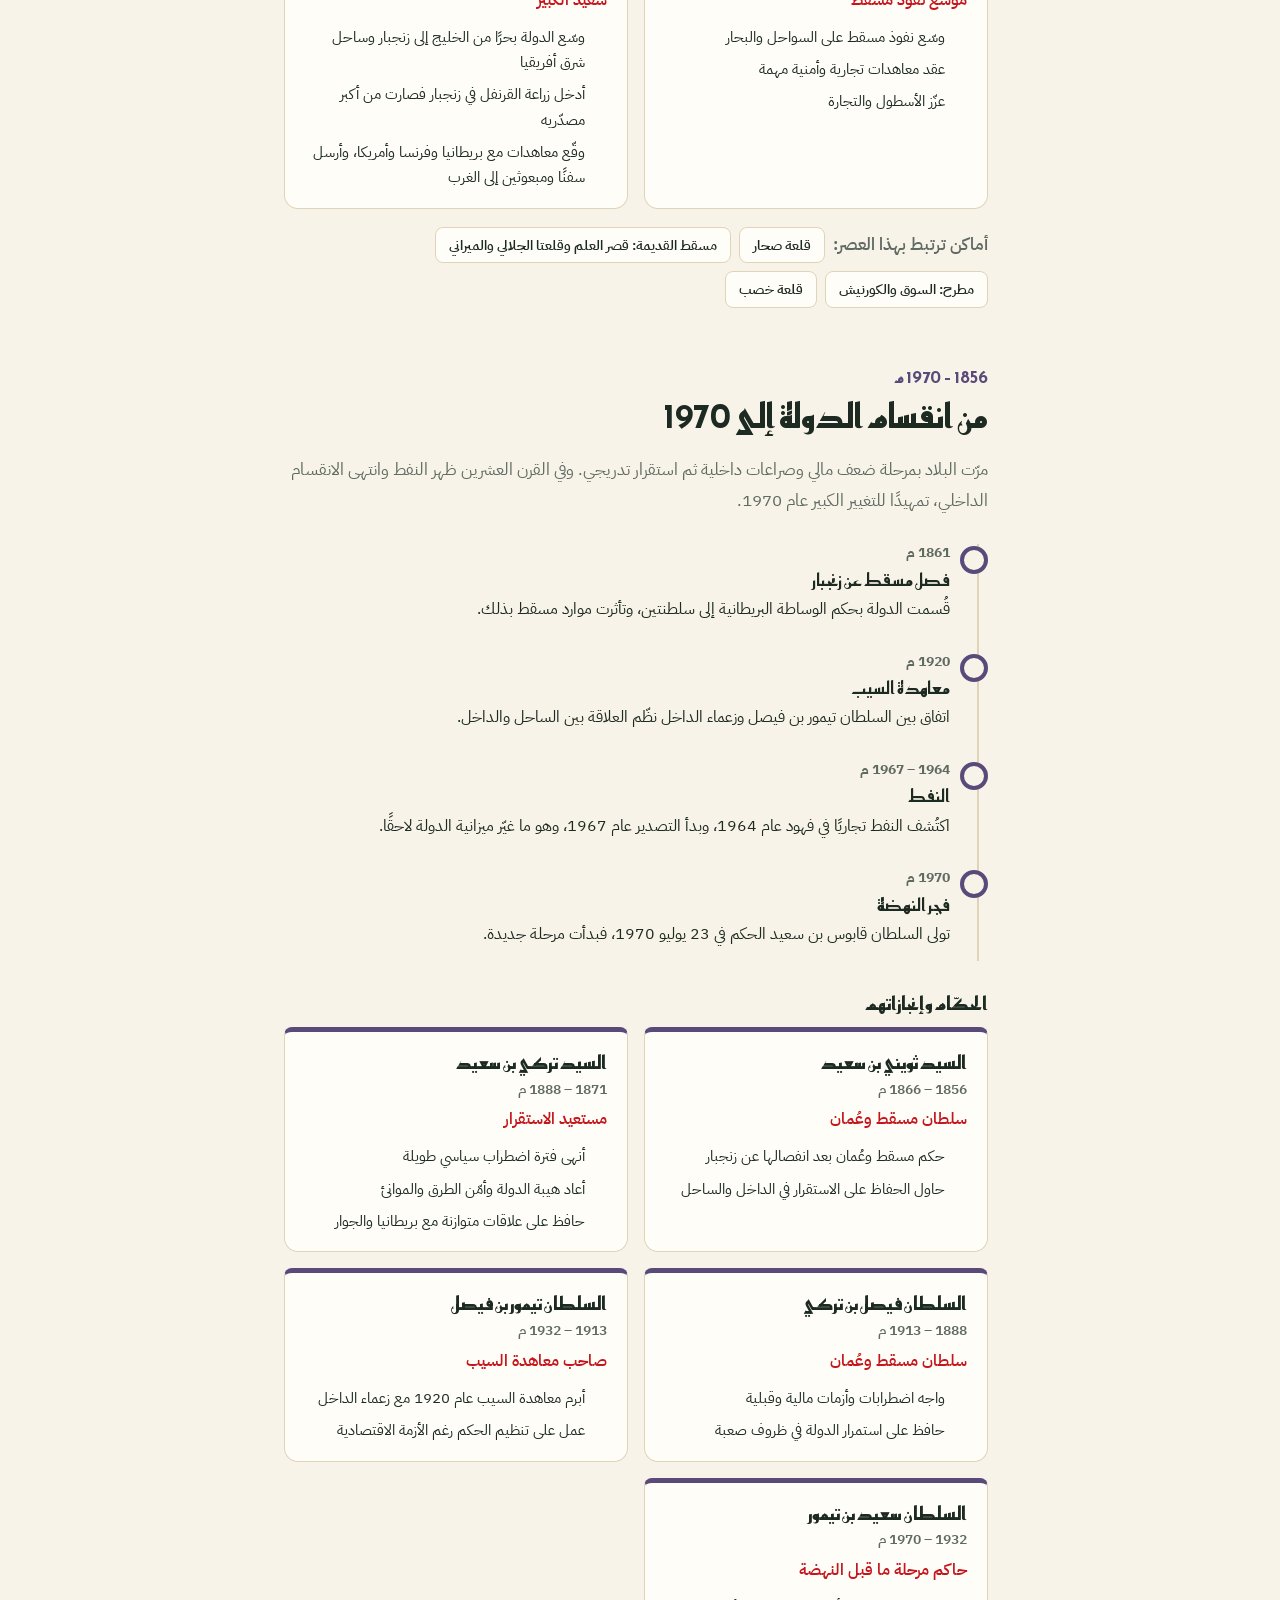
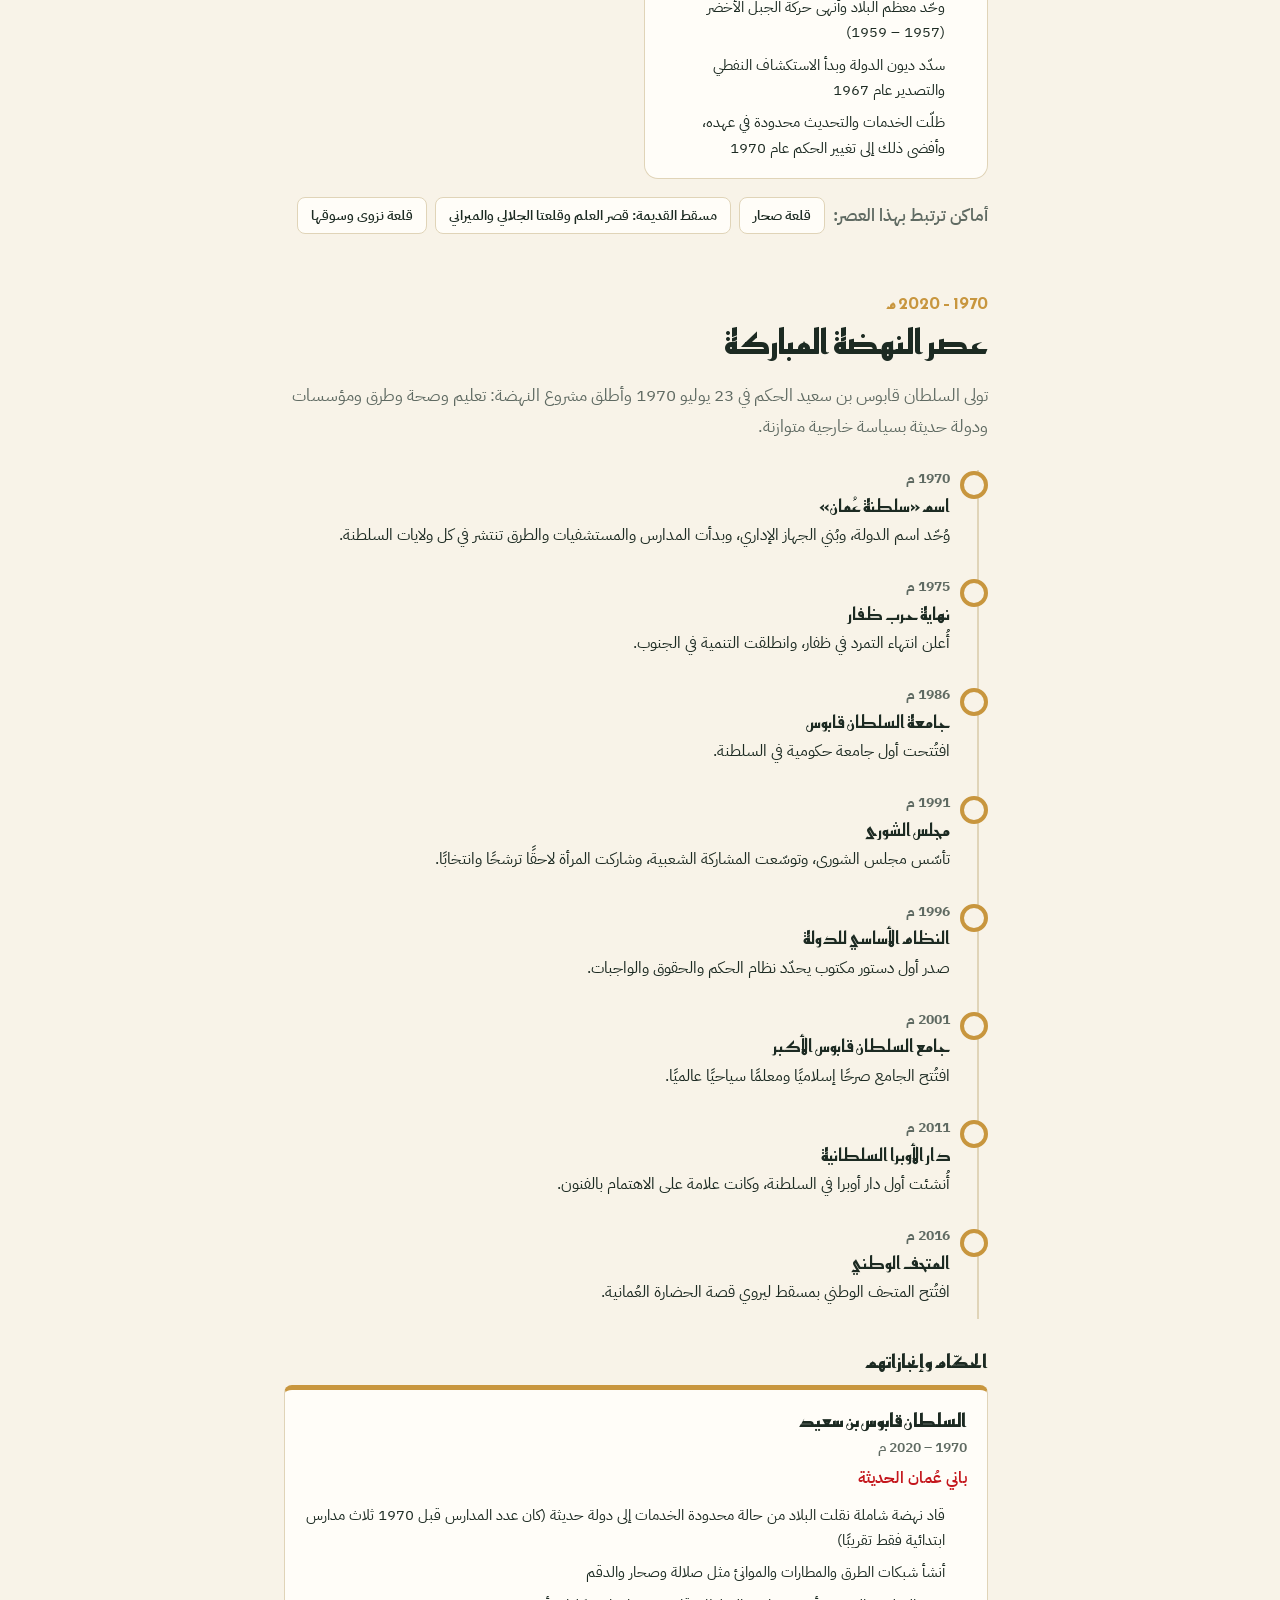
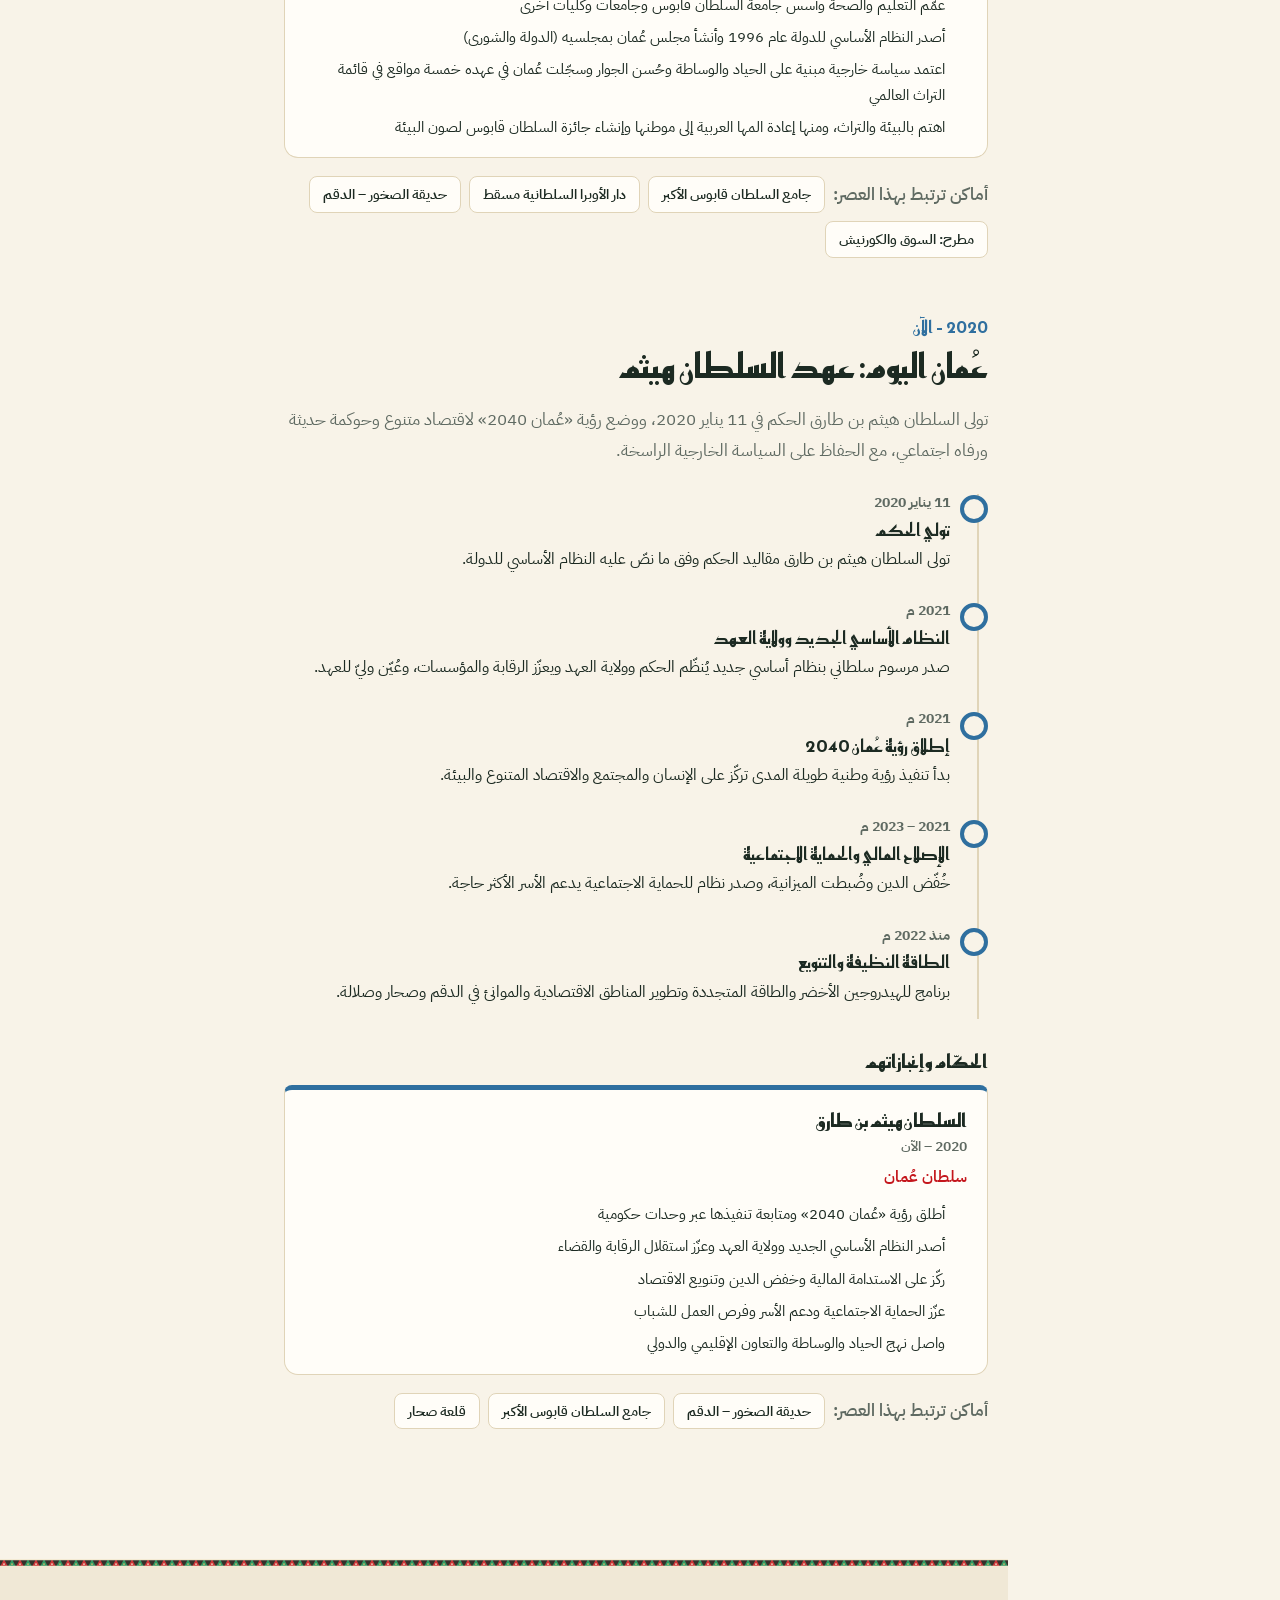
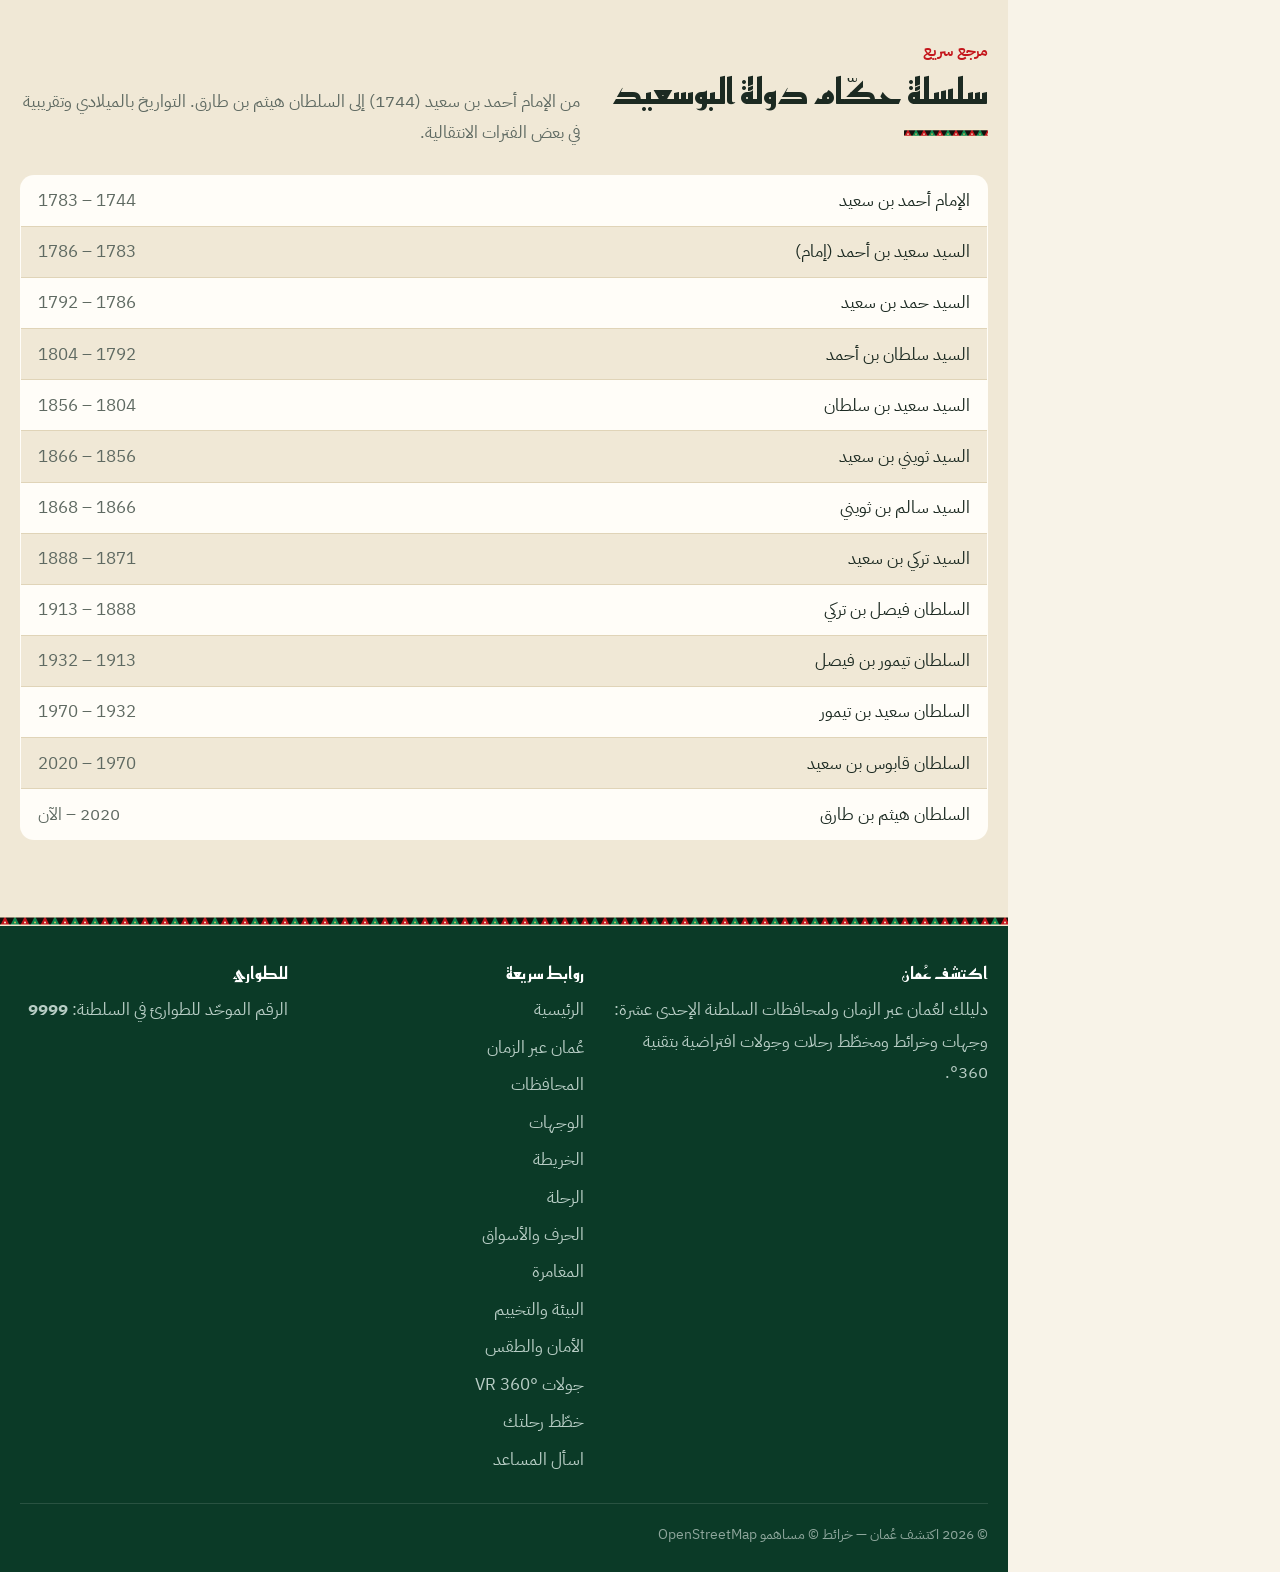
<file: history.html>
<!DOCTYPE html>
<html lang="ar" dir="rtl">
<head>
  <meta charset="UTF-8">
  <meta name="viewport" content="width=device-width, initial-scale=1">
  <script>(function(){var t=null;try{t=localStorage.getItem('theme')}catch(e){}if(!t){t=window.matchMedia&&matchMedia('(prefers-color-scheme: dark)').matches?'dark':'light'}document.documentElement.setAttribute('data-theme',t)})();</script>
  <title>عُمان عبر الزمان | اكتشف عُمان</title>
  <meta name="description" content="رحلة في تاريخ عُمان من العصور الحجرية إلى اليوم، مع حكّامها وإنجازاتهم والأماكن المرتبطة بكل عصر.">
  <meta name="theme-color" content="#f7f2ea">
  <link rel="preconnect" href="https://fonts.googleapis.com">
  <link rel="preconnect" href="https://fonts.gstatic.com" crossorigin>
  <link href="https://fonts.googleapis.com/css2?family=IBM+Plex+Sans+Arabic:wght@400;500;600;700&family=Reem+Kufi:wght@500;700&display=swap" rel="stylesheet">
  <meta property="og:type" content="website">
  <meta property="og:locale" content="ar_OM">
  <meta property="og:title" content="عُمان عبر الزمان | اكتشف عُمان">
  <meta property="og:description" content="رحلة في تاريخ عُمان من العصور الحجرية إلى اليوم، مع حكّامها وإنجازاتهم والأماكن المرتبطة بكل عصر.">
  <meta property="og:image" content="images/grand-mosque.jpg">
  <meta name="twitter:card" content="summary_large_image">
  <link rel="icon" href="favicon.svg" type="image/svg+xml">
  <link rel="stylesheet" href="css/style.css">
</head>
<body class="has-rail" data-page="history">
  <div id="site-header"></div>

  <section class="hero page-hero">
    <div class="container">
      <span class="eyebrow">من أول إنسان إلى اليوم</span>
      <h1>عُمان عبر الزمان</h1>
      <p class="lead">أكثر من مئة ألف سنة من الحكاية: مجان والنحاس، اللبان والموانئ، الأئمة والسلاطين، وحتى عُمان 2040. كل عصر مرتبط بالأماكن التي يمكنك زيارتها.</p>
    </div>
  </section>

  <section class="section">
    <div class="container tl-layout">
      <div id="eras"></div>
      <nav class="tl-index" id="tl-index" aria-label="العصور"></nav>
    </div>
  </section>

  <section class="section alt">
    <div class="container">
      <div class="section-head">
        <div><span class="kicker">مرجع سريع</span><h2>سلسلة حكّام دولة البوسعيد</h2></div>
        <p>من الإمام أحمد بن سعيد (1744) إلى السلطان هيثم بن طارق. التواريخ بالميلادي وتقريبية في بعض الفترات الانتقالية.</p>
      </div>
      <table class="line-table" id="line"></table>
    </div>
  </section>

  <div id="site-footer"></div>

  <script src="js/data.js"></script>
  <script src="js/history-data.js"></script>
  <script src="js/common.js"></script>
  <script src="js/history.js"></script>
</body>
</html>
</file>
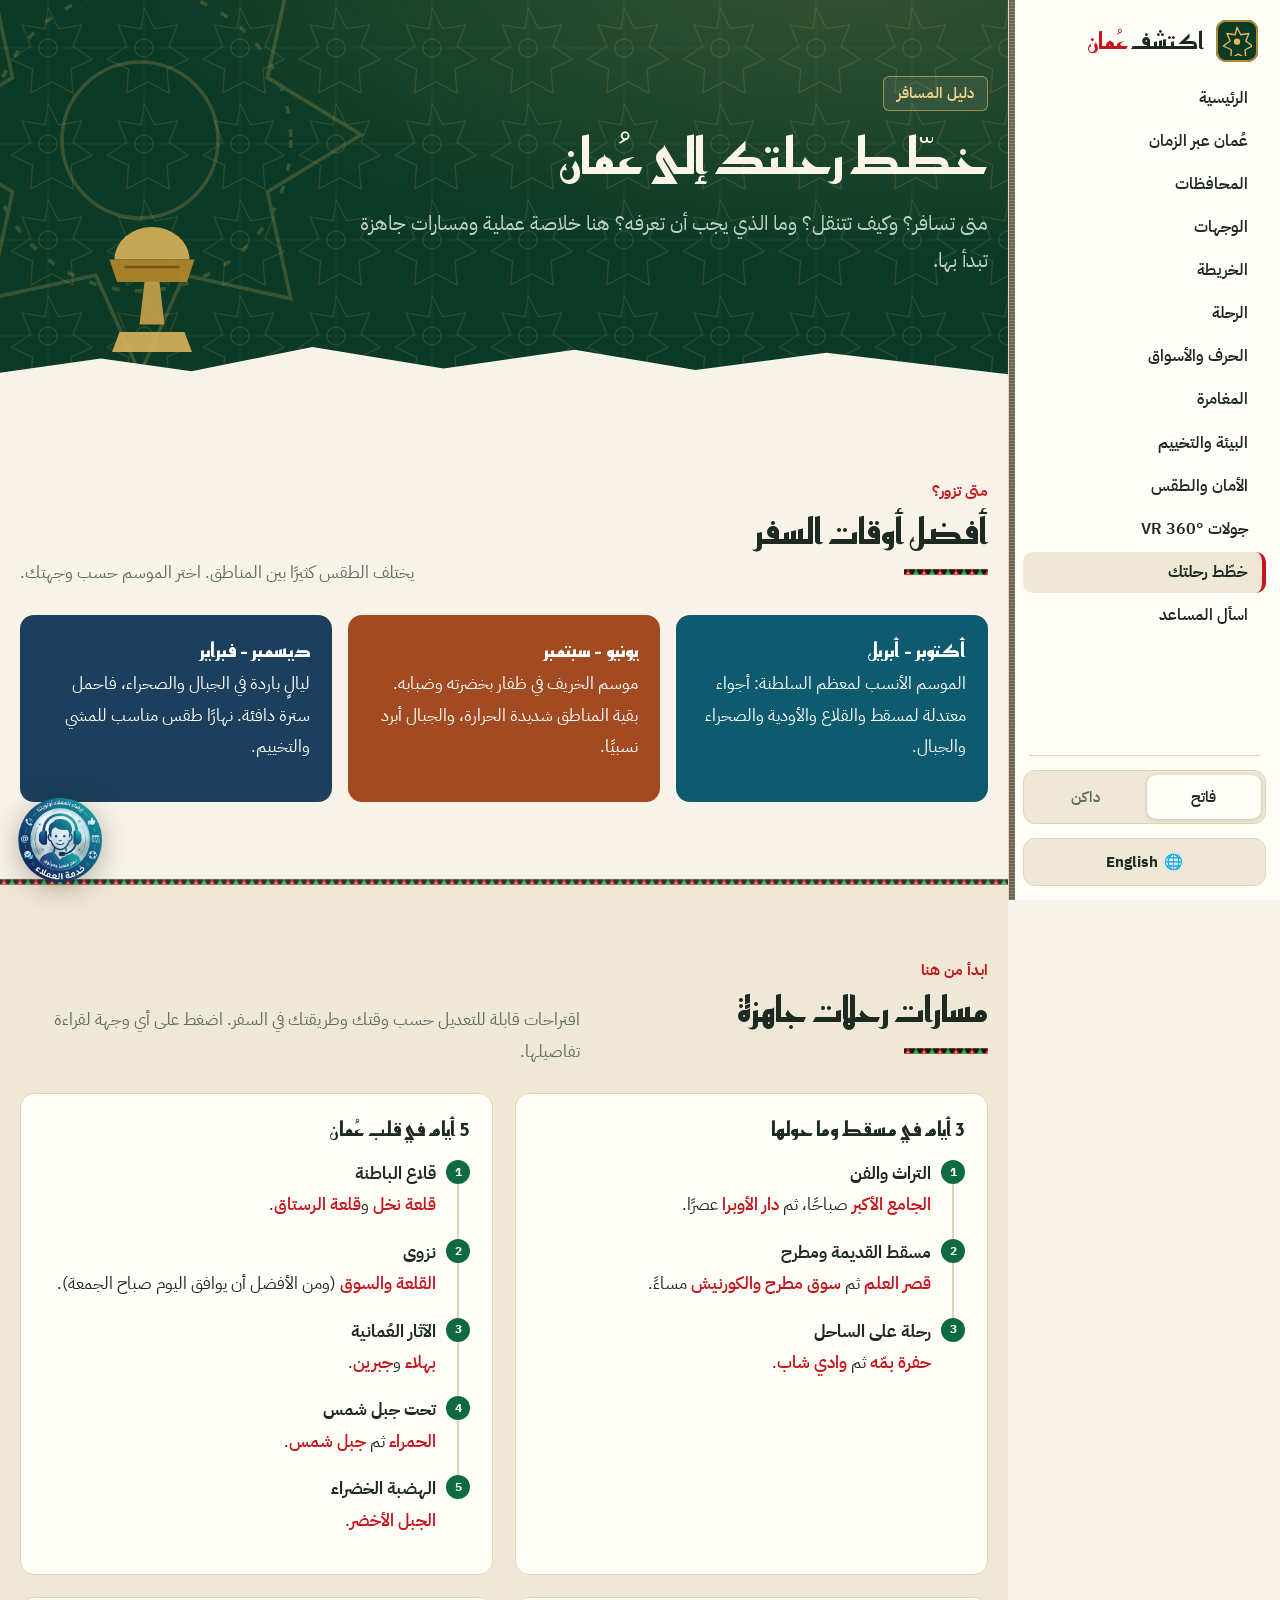
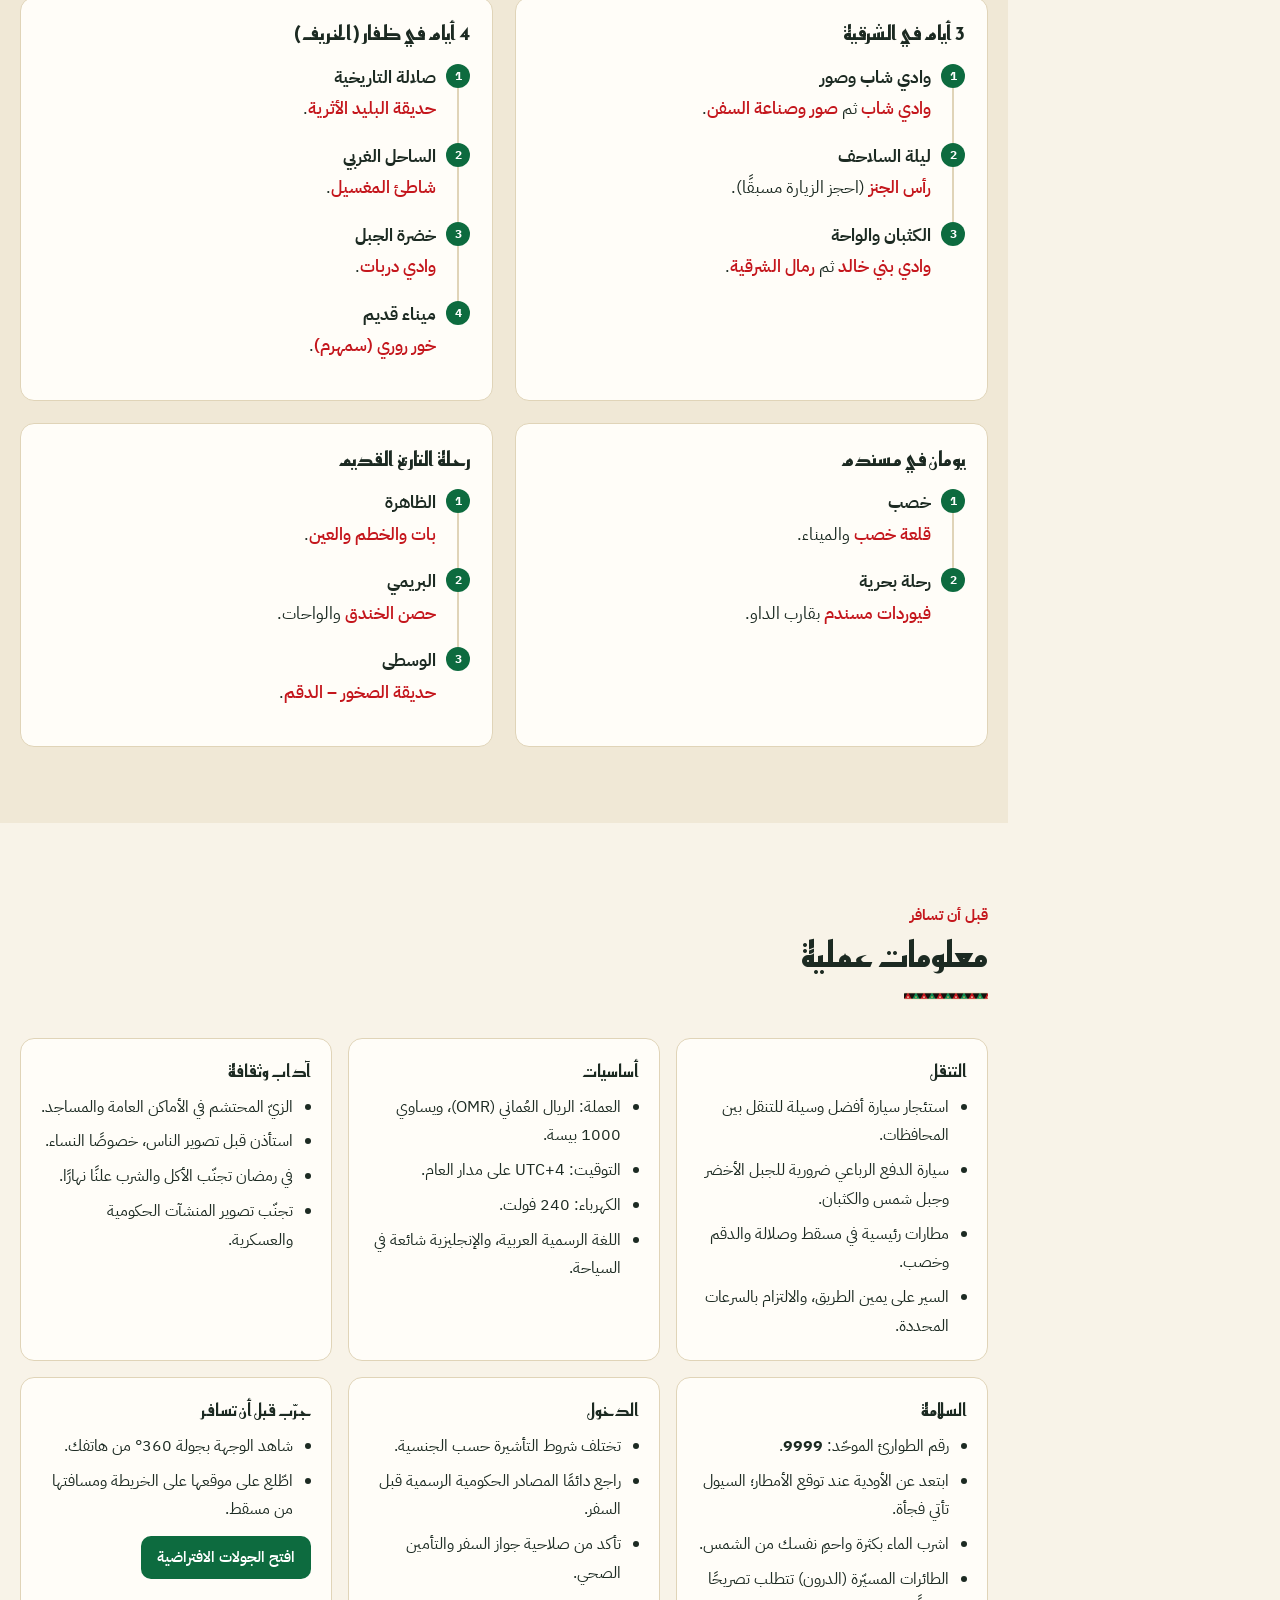
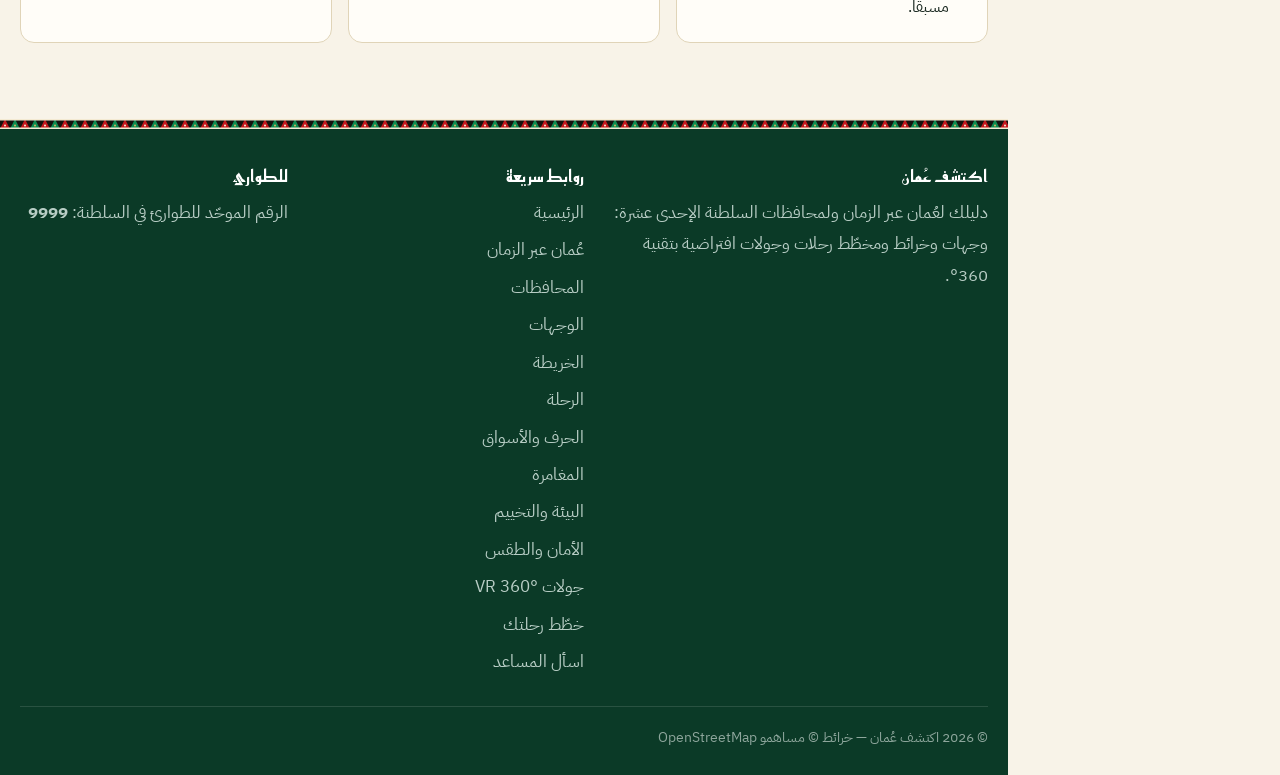
<file: plan.html>
<!DOCTYPE html>
<html lang="ar" dir="rtl">
<head>
  <meta charset="UTF-8">
  <meta name="viewport" content="width=device-width, initial-scale=1">
  <script>(function(){var t=null;try{t=localStorage.getItem('theme')}catch(e){}if(!t){t=window.matchMedia&&matchMedia('(prefers-color-scheme: dark)').matches?'dark':'light'}document.documentElement.setAttribute('data-theme',t)})();</script>
  <title>خطّط رحلتك إلى عُمان | اكتشف عُمان</title>
  <meta name="description" content="أفضل أوقات السفر إلى عُمان، ومسارات رحلات جاهزة، ونصائح عملية عن التنقل والثقافة والسلامة.">
  <meta name="theme-color" content="#f7f2ea">
  <link rel="preconnect" href="https://fonts.googleapis.com">
  <link rel="preconnect" href="https://fonts.gstatic.com" crossorigin>
  <link href="https://fonts.googleapis.com/css2?family=IBM+Plex+Sans+Arabic:wght@400;500;600;700&family=Reem+Kufi:wght@500;700&display=swap" rel="stylesheet">
  <meta property="og:type" content="website">
  <meta property="og:locale" content="ar_OM">
  <meta property="og:title" content="خطّط رحلتك إلى عُمان | اكتشف عُمان">
  <meta property="og:description" content="أفضل أوقات السفر إلى عُمان، ومسارات رحلات جاهزة، ونصائح عملية عن التنقل والثقافة والسلامة.">
  <meta property="og:image" content="images/grand-mosque.jpg">
  <meta name="twitter:card" content="summary_large_image">
  <link rel="icon" href="favicon.svg" type="image/svg+xml">
  <link rel="stylesheet" href="css/style.css">
</head>
<body class="has-rail" data-page="plan">
  <div id="site-header"></div>

  <section class="hero page-hero">
    <div class="container">
      <span class="eyebrow">دليل المسافر</span>
      <h1>خطّط <span>رحلتك</span> إلى عُمان</h1>
      <p class="lead">متى تسافر؟ وكيف تتنقل؟ وما الذي يجب أن تعرفه؟ هنا خلاصة عملية ومسارات جاهزة تبدأ بها.</p>
    </div>
  </section>

  <!-- ===== المواسم ===== -->
  <section class="section">
    <div class="container">
      <div class="section-head">
        <div><span class="kicker">متى تزور؟</span><h2>أفضل أوقات السفر</h2></div>
        <p>يختلف الطقس كثيرًا بين المناطق. اختر الموسم حسب وجهتك.</p>
      </div>
      <div class="season-grid">
        <div class="season s1">
          <h3>أكتوبر – أبريل</h3>
          <p>الموسم الأنسب لمعظم السلطنة: أجواء معتدلة لمسقط والقلاع والأودية والصحراء والجبال.</p>
        </div>
        <div class="season s2">
          <h3>يونيو – سبتمبر</h3>
          <p>موسم الخريف في ظفار بخضرته وضبابه. بقية المناطق شديدة الحرارة، والجبال أبرد نسبيًا.</p>
        </div>
        <div class="season s3">
          <h3>ديسمبر – فبراير</h3>
          <p>ليالٍ باردة في الجبال والصحراء، فاحمل سترة دافئة. نهارًا طقس مناسب للمشي والتخييم.</p>
        </div>
      </div>
    </div>
  </section>

  <!-- ===== المسارات ===== -->
  <section class="section alt">
    <div class="container">
      <div class="section-head">
        <div><span class="kicker">ابدأ من هنا</span><h2>مسارات رحلات جاهزة</h2></div>
        <p>اقتراحات قابلة للتعديل حسب وقتك وطريقتك في السفر. اضغط على أي وجهة لقراءة تفاصيلها.</p>
      </div>
      <div class="grid" style="grid-template-columns:repeat(auto-fit,minmax(310px,1fr))">

        <article class="itin">
          <h3>3 أيام في مسقط وما حولها</h3>
          <ul class="timeline">
            <li><span class="dot">1</span><b>التراث والفن</b>
              <a href="destination.html?id=grand-mosque">الجامع الأكبر</a> صباحًا، ثم <a href="destination.html?id=royal-opera">دار الأوبرا</a> عصرًا.</li>
            <li><span class="dot">2</span><b>مسقط القديمة ومطرح</b>
              <a href="destination.html?id=old-muscat">قصر العلم</a> ثم <a href="destination.html?id=mutrah">سوق مطرح والكورنيش</a> مساءً.</li>
            <li><span class="dot">3</span><b>رحلة على الساحل</b>
              <a href="destination.html?id=bimmah">حفرة بمّه</a> ثم <a href="destination.html?id=wadi-shab">وادي شاب</a>.</li>
          </ul>
        </article>

        <article class="itin">
          <h3>5 أيام في قلب عُمان</h3>
          <ul class="timeline">
            <li><span class="dot">1</span><b>قلاع الباطنة</b>
              <a href="destination.html?id=nakhal-fort">قلعة نخل</a> و<a href="destination.html?id=rustaq-fort">قلعة الرستاق</a>.</li>
            <li><span class="dot">2</span><b>نزوى</b>
              <a href="destination.html?id=nizwa">القلعة والسوق</a> (ومن الأفضل أن يوافق اليوم صباح الجمعة).</li>
            <li><span class="dot">3</span><b>الآثار العُمانية</b>
              <a href="destination.html?id=bahla">بهلاء</a> و<a href="destination.html?id=jabrin">جبرين</a>.</li>
            <li><span class="dot">4</span><b>تحت جبل شمس</b>
              <a href="destination.html?id=al-hamra">الحمراء</a> ثم <a href="destination.html?id=jabal-shams">جبل شمس</a>.</li>
            <li><span class="dot">5</span><b>الهضبة الخضراء</b>
              <a href="destination.html?id=jabal-akhdar">الجبل الأخضر</a>.</li>
          </ul>
        </article>

        <article class="itin">
          <h3>3 أيام في الشرقية</h3>
          <ul class="timeline">
            <li><span class="dot">1</span><b>وادي شاب وصور</b>
              <a href="destination.html?id=wadi-shab">وادي شاب</a> ثم <a href="destination.html?id=sur-dhow">صور وصناعة السفن</a>.</li>
            <li><span class="dot">2</span><b>ليلة السلاحف</b>
              <a href="destination.html?id=ras-al-jinz">رأس الجنز</a> (احجز الزيارة مسبقًا).</li>
            <li><span class="dot">3</span><b>الكثبان والواحة</b>
              <a href="destination.html?id=wadi-bani-khalid">وادي بني خالد</a> ثم <a href="destination.html?id=wahiba-sands">رمال الشرقية</a>.</li>
          </ul>
        </article>

        <article class="itin">
          <h3>4 أيام في ظفار (الخريف)</h3>
          <ul class="timeline">
            <li><span class="dot">1</span><b>صلالة التاريخية</b>
              <a href="destination.html?id=al-baleed">حديقة البليد الأثرية</a>.</li>
            <li><span class="dot">2</span><b>الساحل الغربي</b>
              <a href="destination.html?id=mughsail">شاطئ المغسيل</a>.</li>
            <li><span class="dot">3</span><b>خضرة الجبل</b>
              <a href="destination.html?id=wadi-darbat">وادي دربات</a>.</li>
            <li><span class="dot">4</span><b>ميناء قديم</b>
              <a href="destination.html?id=khor-rori">خور روري (سمهرم)</a>.</li>
          </ul>
        </article>

        <article class="itin">
          <h3>يومان في مسندم</h3>
          <ul class="timeline">
            <li><span class="dot">1</span><b>خصب</b>
              <a href="destination.html?id=khasab-castle">قلعة خصب</a> والميناء.</li>
            <li><span class="dot">2</span><b>رحلة بحرية</b>
              <a href="destination.html?id=musandam-fjords">فيوردات مسندم</a> بقارب الداو.</li>
          </ul>
        </article>

        <article class="itin">
          <h3>رحلة التاريخ القديم</h3>
          <ul class="timeline">
            <li><span class="dot">1</span><b>الظاهرة</b>
              <a href="destination.html?id=bat-al-khutm">بات والخطم والعين</a>.</li>
            <li><span class="dot">2</span><b>البريمي</b>
              <a href="destination.html?id=buraimi-fort">حصن الخندق</a> والواحات.</li>
            <li><span class="dot">3</span><b>الوسطى</b>
              <a href="destination.html?id=duqm-rock-garden">حديقة الصخور – الدقم</a>.</li>
          </ul>
        </article>

      </div>
    </div>
  </section>

  <!-- ===== معلومات عملية ===== -->
  <section class="section">
    <div class="container">
      <div class="section-head">
        <div><span class="kicker">قبل أن تسافر</span><h2>معلومات عملية</h2></div>
      </div>
      <div class="info-grid">
        <div class="info">
          <h3>التنقل</h3>
          <ul>
            <li>استئجار سيارة أفضل وسيلة للتنقل بين المحافظات.</li>
            <li>سيارة الدفع الرباعي ضرورية للجبل الأخضر وجبل شمس والكثبان.</li>
            <li>مطارات رئيسية في مسقط وصلالة والدقم وخصب.</li>
            <li>السير على يمين الطريق، والالتزام بالسرعات المحددة.</li>
          </ul>
        </div>
        <div class="info">
          <h3>أساسيات</h3>
          <ul>
            <li>العملة: الريال العُماني (OMR)، ويساوي 1000 بيسة.</li>
            <li>التوقيت: UTC+4 على مدار العام.</li>
            <li>الكهرباء: 240 فولت.</li>
            <li>اللغة الرسمية العربية، والإنجليزية شائعة في السياحة.</li>
          </ul>
        </div>
        <div class="info">
          <h3>آداب وثقافة</h3>
          <ul>
            <li>الزيّ المحتشم في الأماكن العامة والمساجد.</li>
            <li>استأذن قبل تصوير الناس، خصوصًا النساء.</li>
            <li>في رمضان تجنّب الأكل والشرب علنًا نهارًا.</li>
            <li>تجنّب تصوير المنشآت الحكومية والعسكرية.</li>
          </ul>
        </div>
        <div class="info">
          <h3>السلامة</h3>
          <ul>
            <li>رقم الطوارئ الموحّد: <b dir="ltr">9999</b>.</li>
            <li>ابتعد عن الأودية عند توقع الأمطار؛ السيول تأتي فجأة.</li>
            <li>اشرب الماء بكثرة واحمِ نفسك من الشمس.</li>
            <li>الطائرات المسيّرة (الدرون) تتطلب تصريحًا مسبقًا.</li>
          </ul>
        </div>
        <div class="info">
          <h3>الدخول</h3>
          <ul>
            <li>تختلف شروط التأشيرة حسب الجنسية.</li>
            <li>راجع دائمًا المصادر الحكومية الرسمية قبل السفر.</li>
            <li>تأكد من صلاحية جواز السفر والتأمين الصحي.</li>
          </ul>
        </div>
        <div class="info">
          <h3>جرّب قبل أن تسافر</h3>
          <ul>
            <li>شاهد الوجهة بجولة 360° من هاتفك.</li>
            <li>اطّلع على موقعها على الخريطة ومسافتها من مسقط.</li>
          </ul>
          <p style="margin:12px 0 0"><a class="btn small" href="vr.html">افتح الجولات الافتراضية</a></p>
        </div>
      </div>
    </div>
  </section>

  <div id="site-footer"></div>

  <script src="js/data.js"></script>
  <script src="js/common.js"></script>
</body>
</html>
</file>
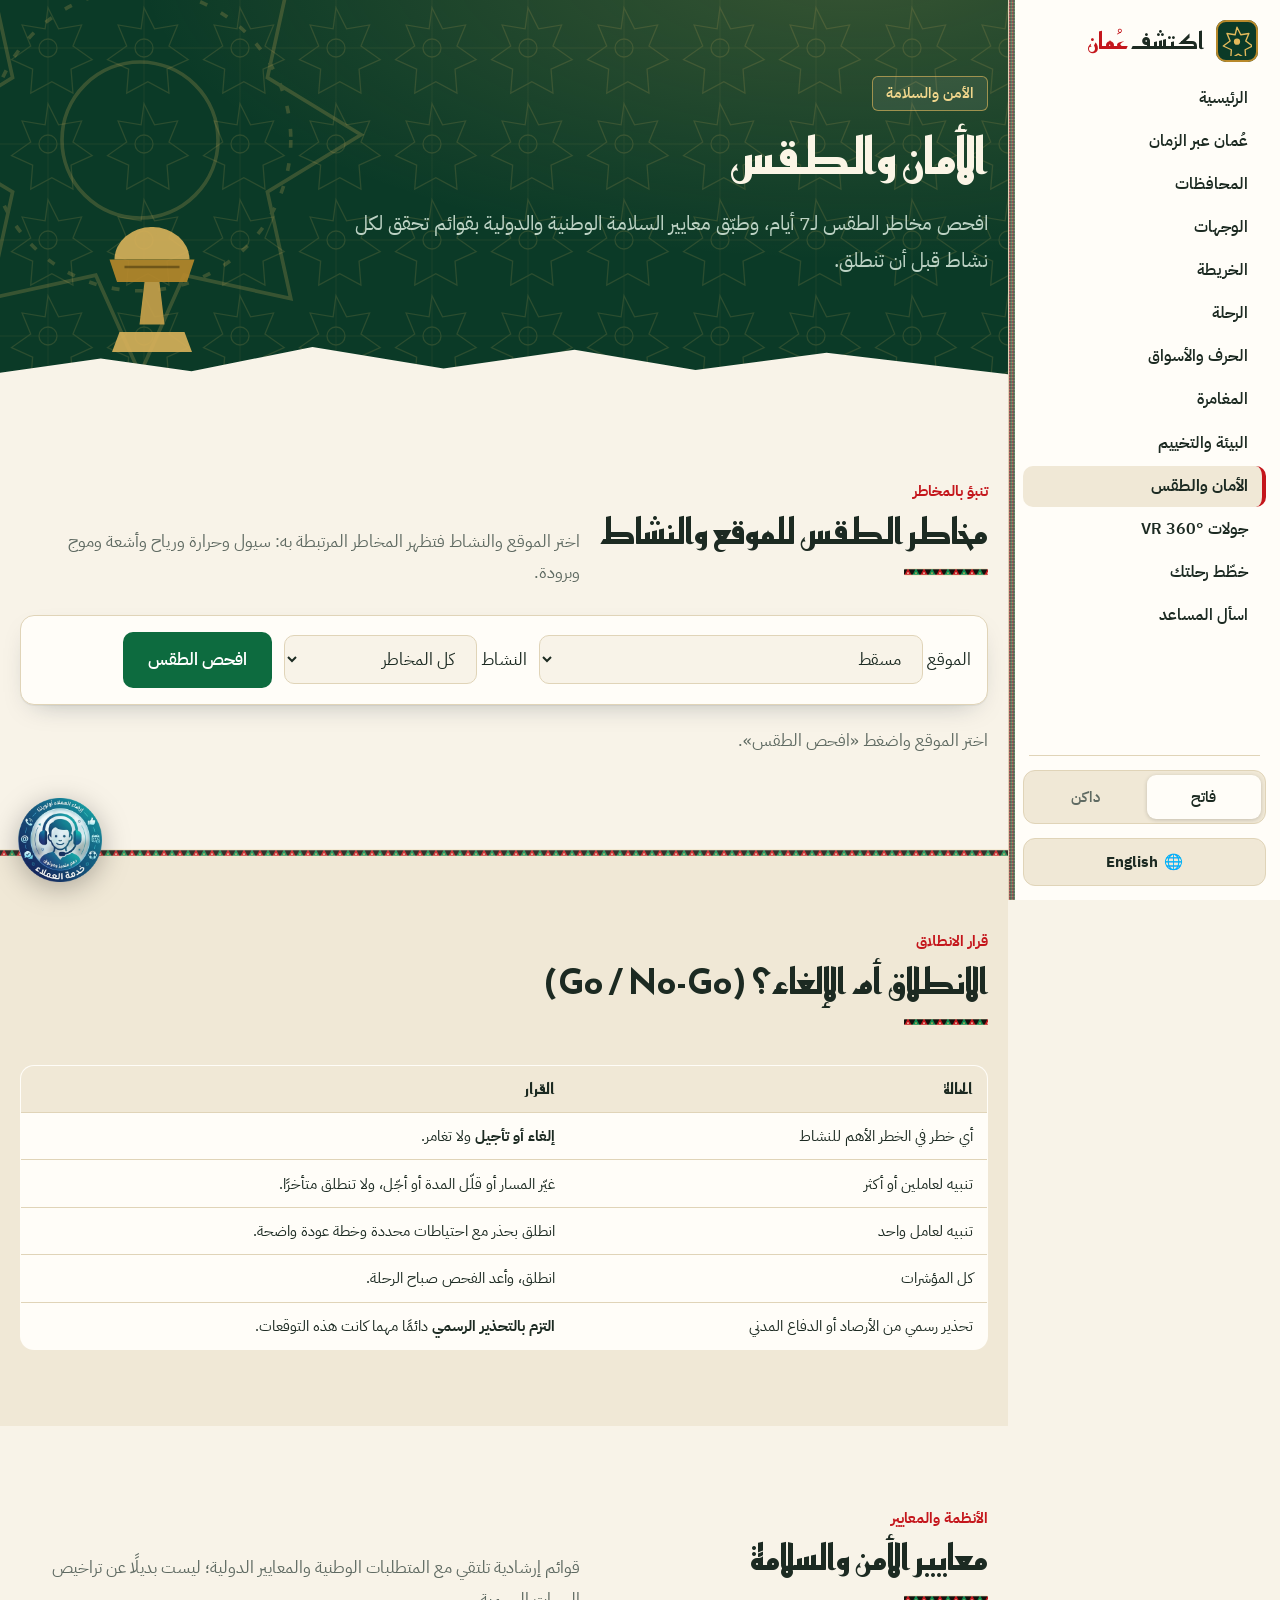
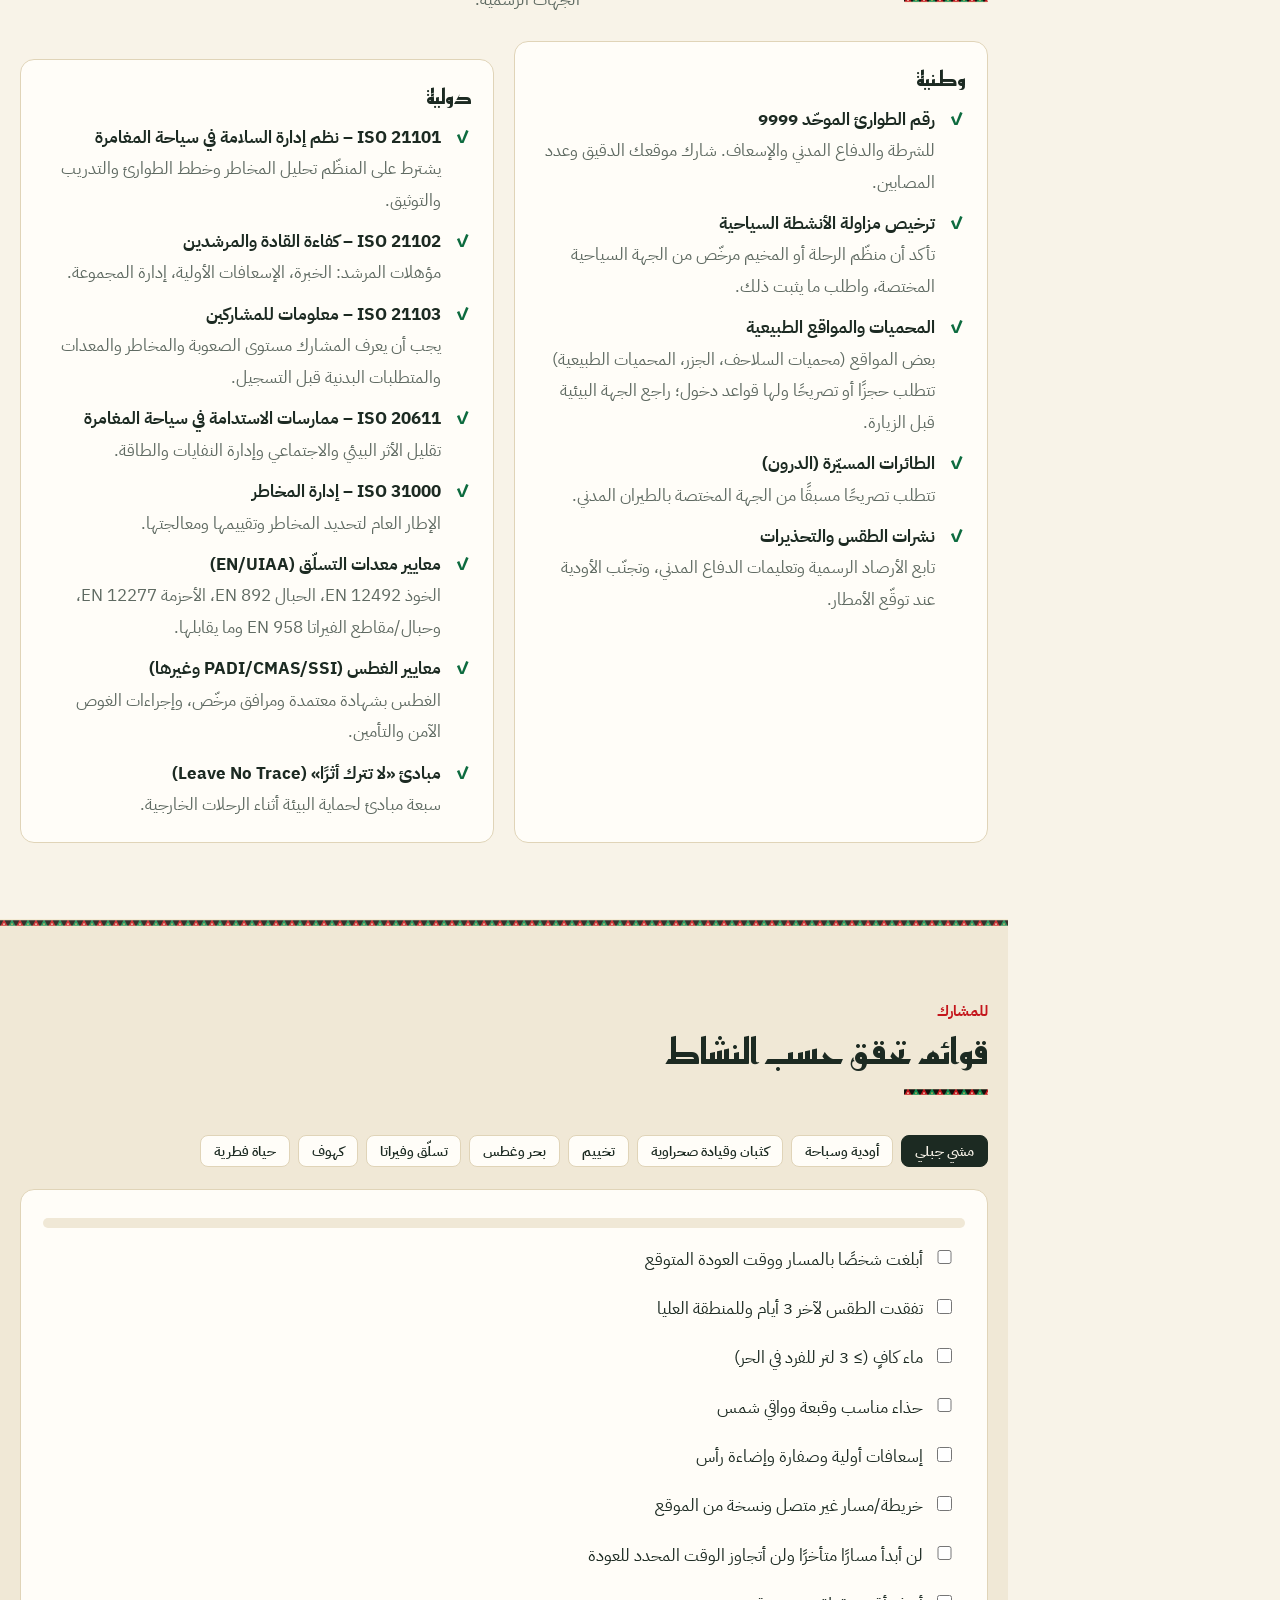
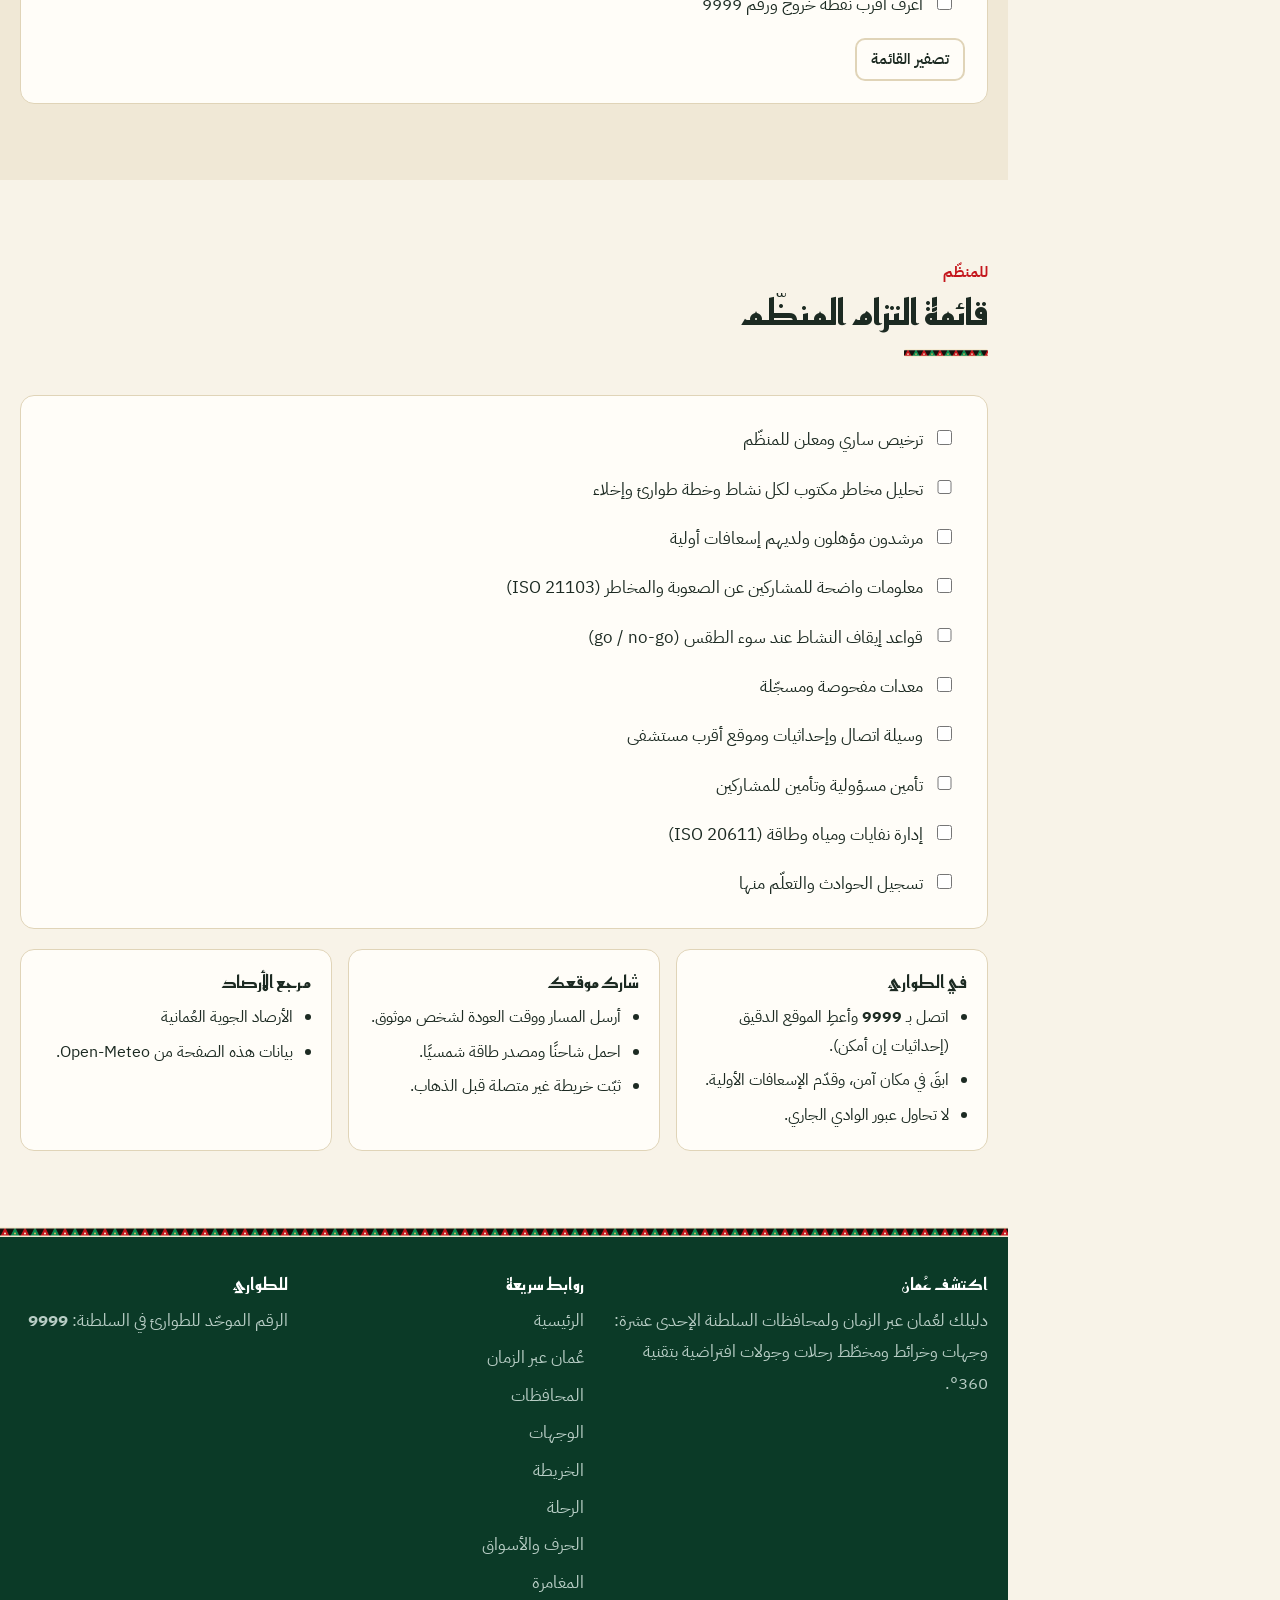
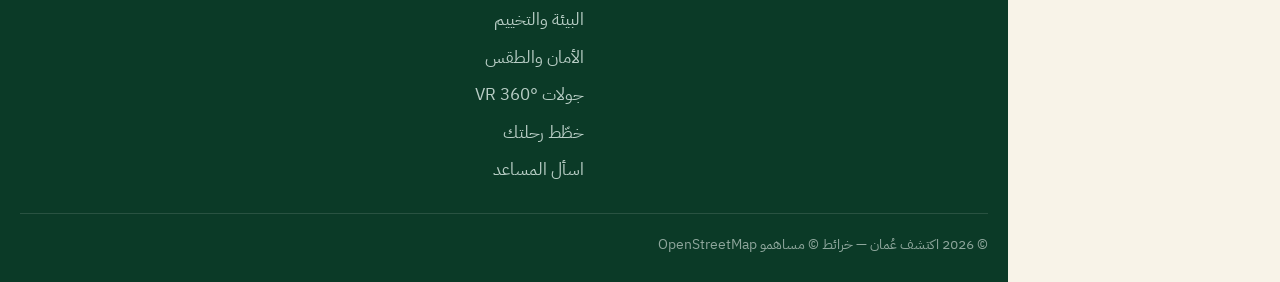
<file: safety.html>
<!DOCTYPE html>
<html lang="ar" dir="rtl">
<head>
  <meta charset="UTF-8">
  <meta name="viewport" content="width=device-width, initial-scale=1">
  <script>(function(){var t=null;try{t=localStorage.getItem('theme')}catch(e){}if(!t){t=window.matchMedia&&matchMedia('(prefers-color-scheme: dark)').matches?'dark':'light'}document.documentElement.setAttribute('data-theme',t)})();</script>
  <title>الأمان والطقس | اكتشف عُمان</title>
  <meta name="description" content="تنبؤ مخاطر الطقس لأي موقع، ومعايير الأمن والسلامة الوطنية والدولية لإدارة المسارات والأنشطة الخارجية، وقوائم تحقق.">
  <meta name="theme-color" content="#f7f2ea">
  <link rel="preconnect" href="https://fonts.googleapis.com">
  <link rel="preconnect" href="https://fonts.gstatic.com" crossorigin>
  <link href="https://fonts.googleapis.com/css2?family=IBM+Plex+Sans+Arabic:wght@400;500;600;700&family=Reem+Kufi:wght@500;700&display=swap" rel="stylesheet">
  <meta property="og:type" content="website">
  <meta property="og:locale" content="ar_OM">
  <meta property="og:title" content="الأمان والطقس | اكتشف عُمان">
  <meta property="og:description" content="تنبؤ مخاطر الطقس لأي موقع، ومعايير الأمن والسلامة الوطنية والدولية لإدارة المسارات والأنشطة الخارجية، وقوائم تحقق.">
  <meta property="og:image" content="images/grand-mosque.jpg">
  <meta name="twitter:card" content="summary_large_image">
  <link rel="icon" href="favicon.svg" type="image/svg+xml">
  <link rel="stylesheet" href="css/style.css">
</head>
<body class="has-rail" data-page="safety">
  <div id="site-header"></div>

  <section class="hero page-hero">
    <div class="container">
      <span class="eyebrow">الأمن والسلامة</span>
      <h1>الأمان والطقس</h1>
      <p class="lead">افحص مخاطر الطقس لـ7 أيام، وطبّق معايير السلامة الوطنية والدولية بقوائم تحقق لكل نشاط قبل أن تنطلق.</p>
    </div>
  </section>

  <section class="section">
    <div class="container">
      <div class="section-head"><div><span class="kicker">تنبؤ بالمخاطر</span><h2>مخاطر الطقس للموقع والنشاط</h2></div>
        <p>اختر الموقع والنشاط فتظهر المخاطر المرتبطة به: سيول وحرارة ورياح وأشعة وموج وبرودة.</p></div>
      <div class="filters" style="margin:0 0 20px">
        <div class="filter-row">
          <label>الموقع <select id="w-loc" class="field"></select></label>
          <label>النشاط <select id="w-act" class="field"></select></label>
          <button class="btn" id="w-go" type="button">افحص الطقس</button>
        </div>
      </div>
      <div id="w-out" aria-live="polite"><p class="muted">اختر الموقع واضغط «افحص الطقس».</p></div>
    </div>
  </section>

  <section class="section alt">
    <div class="container">
      <div class="section-head"><div><span class="kicker">قرار الانطلاق</span><h2>الانطلاق أم الإلغاء؟ (Go / No-Go)</h2></div></div>
      <table class="table-x"><thead><tr><th>الحالة</th><th>القرار</th></tr></thead><tbody>
        <tr><td>أي خطر في الخطر الأهم للنشاط</td><td><b>إلغاء أو تأجيل</b> ولا تغامر.</td></tr>
        <tr><td>تنبيه لعاملين أو أكثر</td><td>غيّر المسار أو قلّل المدة أو أجّل، ولا تنطلق متأخرًا.</td></tr>
        <tr><td>تنبيه لعامل واحد</td><td>انطلق بحذر مع احتياطات محددة وخطة عودة واضحة.</td></tr>
        <tr><td>كل المؤشرات </td><td>انطلق، وأعد الفحص صباح الرحلة.</td></tr>
        <tr><td>تحذير رسمي من الأرصاد أو الدفاع المدني</td><td><b>التزم بالتحذير الرسمي</b> دائمًا مهما كانت هذه التوقعات.</td></tr>
      </tbody></table>
    </div>
  </section>

  <section class="section">
    <div class="container">
      <div class="section-head"><div><span class="kicker">الأنظمة والمعايير</span><h2>معايير الأمن والسلامة</h2></div>
        <p>قوائم إرشادية تلتقي مع المتطلبات الوطنية والمعايير الدولية؛ ليست بديلًا عن تراخيص الجهات الرسمية.</p></div>
      <div class="two-col">
        <div class="panel"><h3>وطنية</h3><ul class="check-list" id="std-nat"></ul></div>
        <div class="panel"><h3>دولية</h3><ul class="check-list" id="std-int"></ul></div>
      </div>
    </div>
  </section>

  <section class="section alt">
    <div class="container">
      <div class="section-head"><div><span class="kicker">للمشارك</span><h2>قوائم تحقق حسب النشاط</h2></div></div>
      <div class="tabs" id="cl-tabs"></div>
      <div class="panel"><div class="progress"><i id="cl-bar"></i></div><ul class="check-items" id="cl-list"></ul>
        <button class="btn small light" id="cl-reset" type="button" style="margin-top:12px">تصفير القائمة</button></div>
    </div>
  </section>

  <section class="section">
    <div class="container">
      <div class="section-head"><div><span class="kicker">للمنظّم</span><h2>قائمة التزام المنظّم</h2></div></div>
      <div class="panel"><ul class="check-items" id="op-list"></ul></div>
      <div class="info-grid" style="margin-top:20px">
        <div class="info"><h3>في الطوارئ</h3><ul><li>اتصل بـ <b dir="ltr">9999</b> وأعطِ الموقع الدقيق (إحداثيات إن أمكن).</li><li>ابقَ في مكان آمن، وقدّم الإسعافات الأولية.</li><li>لا تحاول عبور الوادي الجاري.</li></ul></div>
        <div class="info"><h3>شارك موقعك</h3><ul><li>أرسل المسار ووقت العودة لشخص موثوق.</li><li>احمل شاحنًا ومصدر طاقة شمسيًا.</li><li>ثبّت خريطة غير متصلة قبل الذهاب.</li></ul></div>
        <div class="info"><h3>مرجع الأرصاد</h3><ul><li><a href="https://met.gov.om" target="_blank" rel="noopener">الأرصاد الجوية العُمانية</a></li><li>بيانات هذه الصفحة من Open-Meteo.</li></ul></div>
      </div>
    </div>
  </section>

  <div id="site-footer"></div>

  <script src="js/data.js"></script>
  <script src="js/adventure-data.js"></script>
  <script src="js/places.js"></script>
  <script src="js/safety-data.js"></script>
  <script src="js/common.js"></script>
  <script src="js/risk.js"></script>
  <script src="js/safety.js"></script>
</body>
</html>
</file>
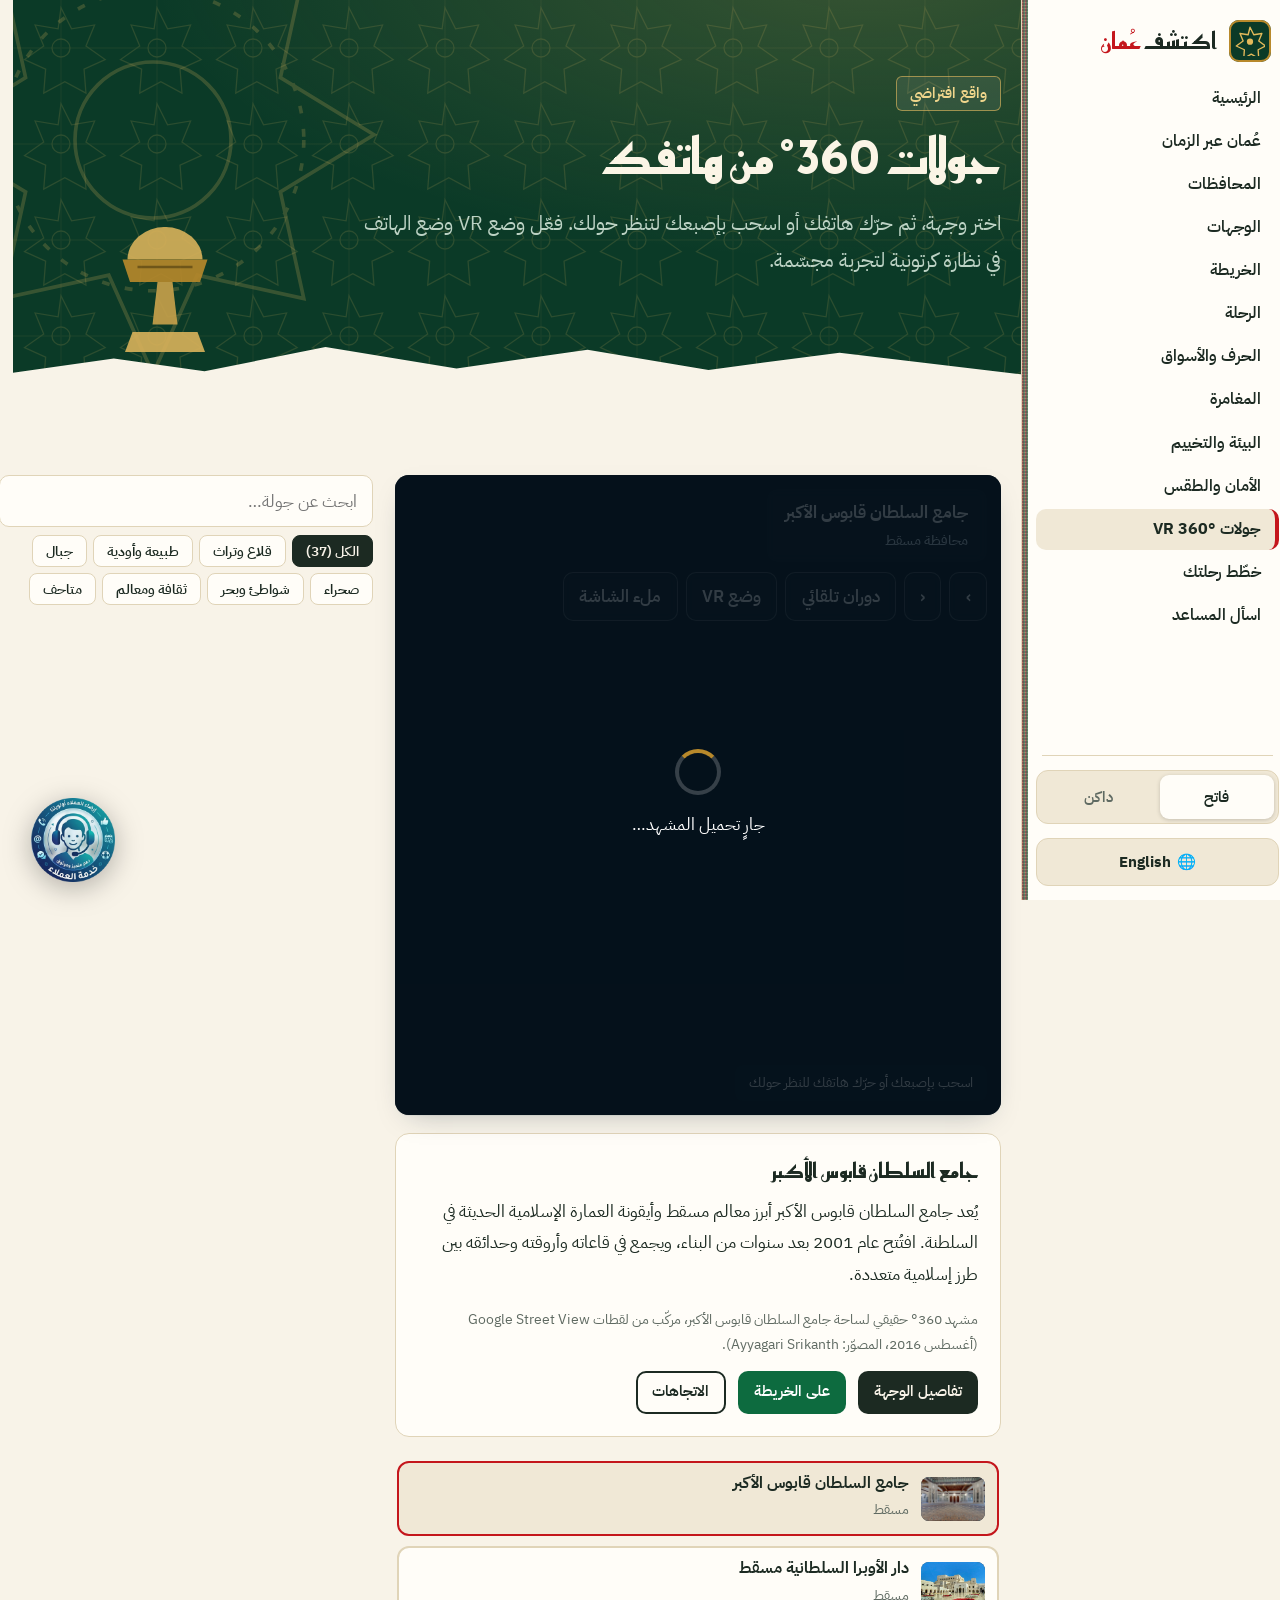
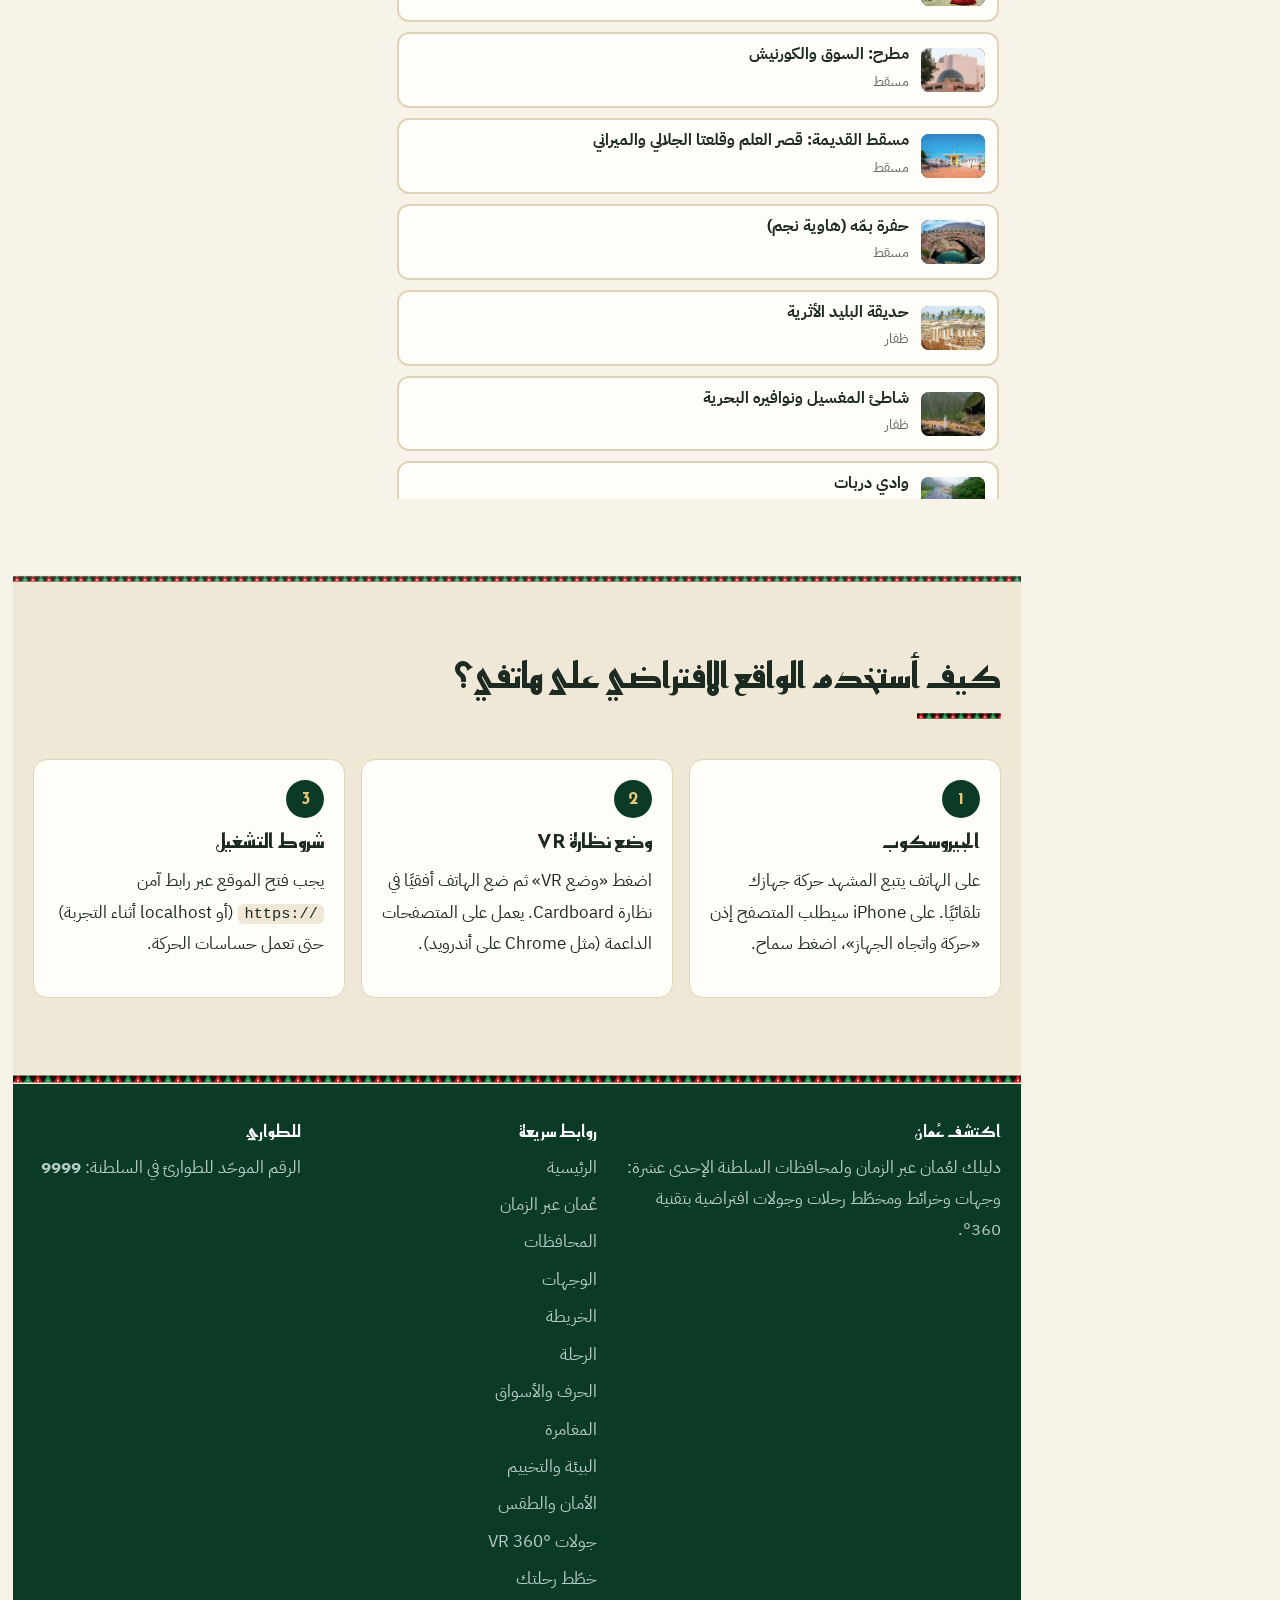
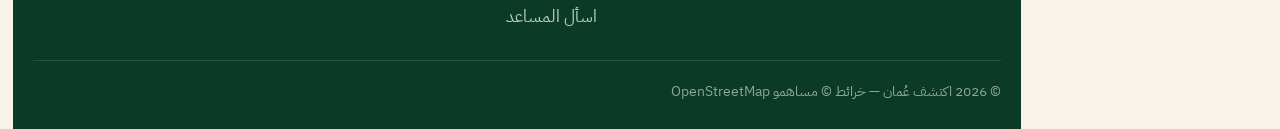
<file: vr.html>
<!DOCTYPE html>
<html lang="ar" dir="rtl">
<head>
  <meta charset="UTF-8">
  <meta name="viewport" content="width=device-width, initial-scale=1, viewport-fit=cover">
  <script>(function(){var t=null;try{t=localStorage.getItem('theme')}catch(e){}if(!t){t=window.matchMedia&&matchMedia('(prefers-color-scheme: dark)').matches?'dark':'light'}document.documentElement.setAttribute('data-theme',t)})();</script>
  <title>جولات الواقع الافتراضي 360° في عُمان | اكتشف عُمان</title>
  <meta name="description" content="جولات افتراضية بتقنية 360° للوجهات السياحية في عُمان تعمل على الهاتف مع دعم نظارة VR.">
  <meta name="theme-color" content="#f7f2ea">
  <link rel="preconnect" href="https://fonts.googleapis.com">
  <link rel="preconnect" href="https://fonts.gstatic.com" crossorigin>
  <link href="https://fonts.googleapis.com/css2?family=IBM+Plex+Sans+Arabic:wght@400;500;600;700&family=Reem+Kufi:wght@500;700&display=swap" rel="stylesheet">
  <meta property="og:type" content="website">
  <meta property="og:locale" content="ar_OM">
  <meta property="og:title" content="جولات الواقع الافتراضي 360° في عُمان | اكتشف عُمان">
  <meta property="og:description" content="جولات افتراضية بتقنية 360° للوجهات السياحية في عُمان تعمل على الهاتف مع دعم نظارة VR.">
  <meta property="og:image" content="images/grand-mosque.jpg">
  <meta name="twitter:card" content="summary_large_image">
  <link rel="icon" href="favicon.svg" type="image/svg+xml">
  <link rel="stylesheet" href="css/style.css?v=15">
  <!-- A-Frame: مكتبة الواقع الافتراضي على الويب (WebXR) -->
  <script src="https://aframe.io/releases/1.5.0/aframe.min.js"></script>
</head>
<body class="has-rail" data-page="vr">
  <div id="site-header"></div>

  <section class="hero page-hero">
    <div class="container">
      <span class="eyebrow">واقع افتراضي</span>
      <h1>جولات <span>360°</span> من هاتفك</h1>
      <p class="lead">اختر وجهة، ثم حرّك هاتفك أو اسحب بإصبعك لتنظر حولك. فعّل وضع VR وضع الهاتف في نظارة كرتونية لتجربة مجسّمة.</p>
    </div>
  </section>

  <section class="section">
    <div class="container vr-layout">
      <div>
        <div class="vr-stage" id="stage">
          <a-scene id="scene" embedded
                   vr-mode-ui="enabled: true"
                   loading-screen="enabled: false"
                   device-orientation-permission-ui="enabled: true"
                   renderer="antialias: true">
            <a-entity id="sky" pano rotation="0 -90 0"></a-entity>
            <a-entity camera position="0 1.6 0"
                      look-controls="reverseMouseDrag: true; touchEnabled: true; magicWindowTrackingEnabled: true"
                      wasd-controls="enabled: false"></a-entity>
          </a-scene>

          <div class="vr-hud">
            <div class="vr-title"><span id="vr-name">…</span><small id="vr-gov"></small></div>
            <div class="vr-controls">
              <button type="button" id="b-prev" aria-label="السابق">›</button>
              <button type="button" id="b-next" aria-label="التالي">‹</button>
              <button type="button" id="b-auto">دوران تلقائي</button>
              <button type="button" id="b-vr">وضع VR</button>
              <button type="button" id="b-full">ملء الشاشة</button>
            </div>
          </div>

          <div class="vr-overlay" id="overlay">
            <div><div class="spinner" id="spinner"></div><div id="ov-text">جارٍ تحميل المشهد…</div></div>
          </div>

          <div class="vr-tip"><span>اسحب بإصبعك أو حرّك هاتفك للنظر حولك</span></div>
        </div>

        <div class="panel" id="info" style="margin-top:18px"></div>
      </div>

      <div class="vr-list" id="vrlist" aria-label="قائمة الجولات"></div>
    </div>
  </section>

  <section class="section alt">
    <div class="container">
      <div class="section-head"><h2>كيف أستخدم الواقع الافتراضي على هاتفي؟</h2></div>
      <div class="how-grid">
        <div class="how"><div class="n">1</div><h3>الجيروسكوب</h3>
          <p>على الهاتف يتبع المشهد حركة جهازك تلقائيًا. على iPhone سيطلب المتصفح إذن «حركة واتجاه الجهاز»، اضغط سماح.</p></div>
        <div class="how"><div class="n">2</div><h3>وضع نظارة VR</h3>
          <p>اضغط «وضع VR» ثم ضع الهاتف أفقيًا في نظارة Cardboard. يعمل على المتصفحات الداعمة (مثل Chrome على أندرويد).</p></div>
        <div class="how"><div class="n">3</div><h3>شروط التشغيل</h3>
          <p>يجب فتح الموقع عبر رابط آمن <code dir="ltr">https://</code> (أو localhost أثناء التجربة) حتى تعمل حساسات الحركة.</p></div>
      </div>
    </div>
  </section>

  <div id="site-footer"></div>

  <script src="js/data.js?v=15"></script>
  <script src="js/gallery-data.js?v=15"></script>
  <script src="js/common.js?v=15"></script>
  <script src="js/vr.js?v=20"></script>
</body>
</html>
</file>
<file: css/style.css>
/* ============================================================
   اكتشف عُمان — التصميم الجديد
   - شريط الأزرار الجانبي على اليمين (في الجوال يصير قائمة منزلقة)
   - وضعان: فاتح وداكن عبر html[data-theme]
   - الخطوط: Reem Kufi للعناوين (روح الخط الكوفي في الفضيات العُمانية)،
             IBM Plex Sans Arabic للنصوص
   ============================================================ */
:root{
  --bg:#f7f2ea;
  --surface:#ffffff;
  --surface-2:#efe6d6;
  --text:#1d2433;
  --muted:#625f6b;
  --line:#e2d6c0;
  --brand:#0e5a6e;
  --brand-ink:#ffffff;
  --accent:#b8442a;
  --gold:#c08a1e;
  --hero:#10263a;
  --hero-ink:#f6efe2;
  --hero-soft:#c4cfd6;
  --note-bg:#fff4d6; --note-line:#ecd28a; --note-ink:#5e4710;
  --rail-w:272px;
  --header-h:0px;
  --radius:14px;
  --radius-s:8px;
  --shadow:0 1px 0 rgba(16,38,58,.05), 0 10px 28px -14px rgba(16,38,58,.35);
  --font-body:'IBM Plex Sans Arabic','Tajawal','Segoe UI',Tahoma,Arial,sans-serif;
  --font-head:'Reem Kufi','IBM Plex Sans Arabic','Tajawal','Segoe UI',sans-serif;
  color-scheme:light;
}
html[data-theme="dark"]{
  --bg:#0d141c;
  --surface:#141e29;
  --surface-2:#1b2837;
  --text:#ece6da;
  --muted:#98a3ad;
  --line:#26364a;
  --brand:#4cc3d9;
  --brand-ink:#04161c;
  --accent:#f08a6a;
  --gold:#e7b857;
  --hero:#080e15;
  --hero-ink:#f3ede0;
  --hero-soft:#9fb0bf;
  --note-bg:#2b2410; --note-line:#5c4a18; --note-ink:#ecd9a0;
  --shadow:0 1px 0 rgba(255,255,255,.03), 0 12px 30px -14px rgba(0,0,0,.8);
  color-scheme:dark;
}
*{box-sizing:border-box}
html{scroll-behavior:smooth}
body{
  margin:0;direction:rtl;text-align:right;
  font-family:var(--font-body);
  background:var(--bg);color:var(--text);line-height:1.85;font-size:17px;
  -webkit-text-size-adjust:100%;
  transition:background-color .25s,color .25s;
}
body.has-rail{padding-inline-start:var(--rail-w)}
img{max-width:100%;display:block}
a{color:inherit;text-decoration:none}
h1,h2,h3,h4{font-family:var(--font-head);line-height:1.4;margin:0 0 .5em;font-weight:700}
p{margin:0 0 1em}
:focus-visible{outline:3px solid var(--accent);outline-offset:2px;border-radius:6px}
.container{width:min(1120px,100% - 40px);margin-inline:auto}
.muted{color:var(--muted)}
.center{text-align:center}
.sr-only{position:absolute;width:1px;height:1px;overflow:hidden;clip:rect(0 0 0 0)}
code{background:var(--surface-2);padding:.05em .4em;border-radius:6px;font-size:.9em}

/* ---------- الأزرار ---------- */
.btn{
  display:inline-flex;align-items:center;gap:.5em;justify-content:center;
  padding:.62em 1.35em;border-radius:10px;border:2px solid transparent;
  font:inherit;font-weight:600;cursor:pointer;transition:transform .15s,background-color .2s;
  background:var(--brand);color:var(--brand-ink);
}
.btn:hover{transform:translateY(-2px)}
.btn.dark{background:var(--text);color:var(--bg)}
.btn.ghost{background:transparent;border-color:currentColor;color:inherit}
.btn.ghost:hover{background:rgba(255,255,255,.12)}
.btn.light{background:var(--surface);color:var(--text);border-color:var(--line)}
.btn.small{padding:.38em .95em;font-size:.93rem}
.btn-row{display:flex;flex-wrap:wrap;gap:12px}

/* ============================================================
   الشريط الجانبي (كل الأزرار على اليمين)
   ============================================================ */
.rail{
  position:fixed;inset-block:0;inset-inline-start:0;width:var(--rail-w);z-index:2000;
  display:flex;flex-direction:column;gap:6px;padding:18px 14px 14px;
  background:var(--surface);border-inline-end:1px solid var(--line);overflow-y:auto;
  transition:transform .28s ease,background-color .25s;
}
.brand{display:flex;align-items:center;gap:12px;padding:2px 8px 10px;font-family:var(--font-head);font-size:1.45rem;font-weight:700;line-height:1.2}
.brand b{color:var(--accent);font-weight:700}
.brand-mark{
  width:42px;height:42px;border-radius:10px;display:grid;place-items:center;flex:none;
  background:var(--hero);color:#fff;font-size:1.25rem;
  box-shadow:inset 0 0 0 2px var(--gold);
}
.rail-nav{display:flex;flex-direction:column;gap:2px}
.rail-link{
  display:flex;align-items:center;gap:12px;padding:.36em .9em;border-radius:10px;
  font-weight:600;font-size:1rem;color:var(--text);
  border-inline-start:4px solid transparent;transition:background-color .15s;
}
.rail-link .ri{width:1.5em;text-align:center;font-size:1.15rem;flex:none}
.rail-link:hover{background:var(--surface-2)}
.rail-link.active{background:var(--surface-2);border-inline-start-color:var(--accent);font-weight:700}
.rail-sep{height:1px;background:var(--line);margin:8px 6px}
.rail-spacer{flex:1}
.theme-switch{
  display:grid;grid-template-columns:1fr 1fr;gap:4px;padding:4px;border-radius:12px;
  background:var(--surface-2);border:1px solid var(--line);
}
.theme-switch button{
  font:inherit;font-weight:600;font-size:.95rem;border:0;cursor:pointer;border-radius:9px;
  padding:.5em .4em;background:transparent;color:var(--muted);display:flex;gap:.4em;align-items:center;justify-content:center;
}
.theme-switch button[aria-pressed="true"]{background:var(--surface);color:var(--text);box-shadow:0 1px 4px rgba(0,0,0,.18)}
.rail-note{font-size:.8rem;color:var(--muted);text-align:center;margin:8px 0 0;line-height:1.5}

.topbar{display:none}
.rail-backdrop{display:none}

/* ---------- الواجهة الرئيسية (Hero) ---------- */
.hero{
  position:relative;overflow:hidden;color:var(--hero-ink);background:var(--hero);
  padding:clamp(56px,8vw,110px) 0 clamp(80px,10vw,130px);
}
.hero::before{
  content:"";position:absolute;inset:0;opacity:.12;
  background-image:url("data:image/svg+xml,%3Csvg xmlns='http://www.w3.org/2000/svg' width='72' height='72' viewBox='0 0 72 72'%3E%3Cg fill='none' stroke='%23e0b04e' stroke-width='1.2'%3E%3Cpath d='M36 4 68 36 36 68 4 36Z'/%3E%3Cpath d='M36 18 54 36 36 54 18 36Z'/%3E%3Ccircle cx='36' cy='36' r='4'/%3E%3C/g%3E%3C/svg%3E");
  background-size:72px 72px;
}
.hero::after{
  content:"";position:absolute;left:0;right:0;bottom:-1px;height:72px;background:var(--bg);
  clip-path:polygon(0 100%,0 62%,10% 42%,19% 60%,31% 26%,44% 56%,57% 30%,69% 58%,82% 34%,100% 64%,100% 100%);
}
.hero .container{position:relative;z-index:1}
.hero h1{font-size:clamp(2.3rem,6vw,4.2rem);margin-bottom:.35em;line-height:1.25;max-width:14em}
.hero p.lead{font-size:clamp(1.05rem,2.1vw,1.25rem);max-width:640px;color:var(--hero-soft)}
.eyebrow{
  display:inline-block;padding:.2em .9em;border-radius:6px;font-weight:600;font-size:.92rem;
  background:rgba(255,255,255,.08);border:1px solid rgba(224,176,78,.5);margin-bottom:1em;color:#e8c777;
}
.search-box{
  display:flex;gap:8px;margin:28px 0 0;max-width:640px;background:var(--surface);border-radius:12px;padding:6px;
  box-shadow:var(--shadow);
}
.search-box input{flex:1;border:0;outline:0;font:inherit;padding:.6em 1em;background:transparent;color:var(--text);min-width:0}
.page-hero{padding:clamp(40px,6vw,76px) 0 clamp(70px,8vw,100px)}
.page-hero h1{font-size:clamp(2rem,4.5vw,3.1rem)}

/* ---------- الأقسام ---------- */
.section{padding:clamp(40px,6vw,76px) 0}
.section.alt{background:var(--surface-2)}
.section.dark{background:var(--hero);color:var(--hero-ink)}
.section-head{display:flex;justify-content:space-between;align-items:end;gap:16px;margin-bottom:26px;flex-wrap:wrap}
.section-head h2{font-size:clamp(1.55rem,3.2vw,2.2rem);margin:0}
.section-head p{margin:0;color:var(--muted);max-width:560px}
.dark .section-head p{color:var(--hero-soft)}
.kicker{color:var(--accent);font-weight:700;font-size:.95rem}
.dark .kicker{color:#e8c777}

/* ---------- الإحصاءات ---------- */
.stats{display:grid;grid-template-columns:repeat(4,1fr);gap:0;margin-top:-52px;position:relative;z-index:3;
  background:var(--surface);border:1px solid var(--line);border-radius:var(--radius);box-shadow:var(--shadow);overflow:hidden}
.stat{padding:20px;text-align:center;border-inline-start:1px solid var(--line)}
.stat:first-child{border-inline-start:0}
.stat b{display:block;font-family:var(--font-head);font-size:2.2rem;color:var(--brand);line-height:1.2}
.stat span{color:var(--muted);font-weight:500;font-size:.95rem}

/* ---------- الشبكات والبطاقات ---------- */
.grid{display:grid;gap:22px;grid-template-columns:repeat(auto-fill,minmax(270px,1fr))}
.grid.cols-3{grid-template-columns:repeat(3,1fr)}
.card{
  display:flex;flex-direction:column;background:var(--surface);border-radius:var(--radius);overflow:hidden;
  border:1px solid var(--line);transition:transform .2s,border-color .2s;
}
.card:hover{transform:translateY(-4px);border-color:var(--brand)}
.cover{position:relative;height:190px;display:grid;place-items:center;overflow:hidden;color:#fff;background:linear-gradient(135deg,#456,#123)}
.cover::before{content:"";position:absolute;inset:0;background:var(--img) center/cover no-repeat;opacity:0;transition:opacity .5s}
.cover.has-img::before{opacity:1}
.cover.has-img .cover-icon{display:none}
.cover::after{content:"";position:absolute;inset:0;background:linear-gradient(180deg,transparent 45%,rgba(0,0,0,.45))}
.cover-icon{font-size:3.6rem;filter:drop-shadow(0 4px 8px rgba(0,0,0,.3));z-index:1}
.badge{position:absolute;z-index:2;top:12px;right:12px;background:rgba(255,255,255,.93);color:#1d2433;padding:.1em .8em;border-radius:6px;font-size:.82rem;font-weight:600}
.vr-chip{position:absolute;z-index:2;top:12px;left:12px;background:#10263a;color:#e8c777;padding:.1em .8em;border-radius:6px;font-size:.8rem;font-weight:700;border:1px solid rgba(224,176,78,.55)}
.card-body{padding:16px 18px 20px;display:flex;flex-direction:column;flex:1}
.card-body h3{font-size:1.15rem;margin-bottom:.2em}
.card-body .loc{color:var(--accent);font-weight:600;font-size:.9rem;margin-bottom:.4em}
.card-body p:last-child{margin:0;color:var(--muted);font-size:.97rem}

/* تدرجات الفئات */
.cat-heritage{background:linear-gradient(135deg,#7a4528,#b98418)}
.cat-nature{background:linear-gradient(135deg,#0e5a6e,#52a77a)}
.cat-mountain{background:linear-gradient(135deg,#2f4560,#7f98b0)}
.cat-desert{background:linear-gradient(135deg,#b3601f,#e0ae5a)}
.cat-sea{background:linear-gradient(135deg,#0e5c78,#29a6b5)}
.cat-culture{background:linear-gradient(135deg,#17324a,#4a6f92)}

.cat-tile{display:flex;align-items:center;gap:14px;padding:18px 20px;border-radius:var(--radius);color:#fff;font-weight:700;font-size:1.1rem;transition:transform .2s}
.cat-tile:hover{transform:translateY(-4px)}
.cat-tile .ico{font-size:2rem}
.cat-tile small{display:block;font-weight:500;opacity:.92;font-size:.85rem}

/* ---------- المحافظات ---------- */
.gov-card{
  background:var(--surface);border:1px solid var(--line);border-radius:var(--radius);padding:22px;
  display:flex;flex-direction:column;gap:8px;scroll-margin-top:24px;
}
.gov-card header{display:flex;gap:14px;align-items:center}
.gov-ico{width:56px;height:56px;border-radius:12px;display:grid;place-items:center;font-size:1.8rem;background:var(--surface-2);flex:none}
.gov-card h3{margin:0;font-size:1.35rem}
.gov-card .tag{color:var(--accent);font-weight:600;font-size:.92rem}
.gov-card .meta{color:var(--muted);font-size:.92rem}
.gov-cols{display:grid;grid-template-columns:1fr 1fr;gap:18px;margin-top:6px}
.gov-cols h4{font-size:1.02rem;margin:0 0 .45em;color:var(--brand);padding-bottom:.3em;border-bottom:2px solid var(--line)}
.gov-cols ul{list-style:none;margin:0;padding:0;display:grid;gap:7px;font-size:.96rem}
.gov-cols li{display:flex;gap:9px;align-items:flex-start;line-height:1.6}
.gov-cols li .fi{flex:none;width:1.5em;text-align:center}
.gov-cols .shine li::before{content:"◆";color:var(--gold);font-size:.7rem;margin-top:.45em;flex:none}
.wilayats{font-size:.93rem;color:var(--muted)}
.wilayats b{color:var(--text)}
.chips{display:flex;flex-wrap:wrap;gap:8px}
.chip{
  display:inline-flex;align-items:center;gap:.4em;padding:.28em .9em;border-radius:8px;font-weight:600;font-size:.9rem;
  background:var(--surface);color:var(--text);border:1px solid var(--line);cursor:pointer;transition:.15s;font-family:inherit;
}
.chip:hover{border-color:var(--brand)}
.chip.on{background:var(--text);color:var(--bg);border-color:var(--text)}
.gov-actions{margin-top:auto;padding-top:10px;display:flex;gap:10px;flex-wrap:wrap}
.gov-nav{display:flex;flex-wrap:wrap;gap:8px;margin-bottom:26px}
.gov-list{display:grid;gap:22px}

/* ---------- الفلاتر ---------- */
.filters{
  background:var(--surface);border:1px solid var(--line);border-radius:var(--radius);padding:16px;margin:-40px 0 28px;
  box-shadow:var(--shadow);position:relative;z-index:3;display:grid;gap:14px;
}
.filter-row{display:flex;gap:12px;flex-wrap:wrap;align-items:center}
.filters input[type=search],.filters select,.map-tools input,.map-tools select,.field{
  font:inherit;padding:.6em 1em;border:1px solid var(--line);border-radius:10px;background:var(--bg);color:var(--text);min-width:0;
}
.filters input[type=search]{flex:1;min-width:200px}
.toggle{display:inline-flex;gap:.5em;align-items:center;font-weight:600;cursor:pointer}
.result-count{color:var(--muted);font-weight:600}
.empty{padding:50px 20px;text-align:center;color:var(--muted);background:var(--surface);border:1px dashed var(--line);border-radius:var(--radius)}

/* ---------- صفحة الوجهة ---------- */
.dest-hero{position:relative;color:#fff;padding:clamp(60px,9vw,120px) 0 clamp(40px,5vw,70px);overflow:hidden}
.dest-hero::before{content:"";position:absolute;inset:0;background:var(--img) center/cover no-repeat;opacity:0;transition:opacity .6s}
.dest-hero.has-img::before{opacity:1}
.dest-hero::after{content:"";position:absolute;inset:0;background:linear-gradient(180deg,rgba(10,23,34,.35),rgba(10,23,34,.88))}
.dest-hero .container{position:relative;z-index:1}
.crumbs{font-size:.92rem;color:#e8d9bb;margin-bottom:12px}
.crumbs a:hover{text-decoration:underline}
.dest-hero h1{font-size:clamp(1.9rem,5vw,3.2rem);margin-bottom:.2em}
.dest-hero p{font-size:1.1rem;max-width:720px;color:#eef3f6}
.dest-layout{display:grid;grid-template-columns:minmax(0,1fr) 340px;gap:28px;align-items:start}
.panel{background:var(--surface);border:1px solid var(--line);border-radius:var(--radius);padding:22px}
.panel + .panel{margin-top:18px}
.panel h2,.panel h3{font-size:1.3rem}
.facts{list-style:none;margin:0;padding:0;display:grid;gap:12px}
.facts li{display:flex;gap:12px;align-items:flex-start;padding-bottom:12px;border-bottom:1px dashed var(--line)}
.facts li:last-child{border:0;padding:0}
.facts .k{color:var(--muted);font-weight:600;min-width:84px;font-size:.92rem}
.facts .v{font-weight:600}
.check-list{list-style:none;margin:0;padding:0;display:grid;gap:10px}
.check-list li{position:relative;padding-right:30px}
.check-list li::before{content:"✓";position:absolute;right:0;top:0;color:var(--brand);font-weight:800}
.tips-list li::before{content:"";font-size:.95rem}
.map-box{height:380px;border-radius:12px;overflow:hidden;border:1px solid var(--line);z-index:1}
.note{background:var(--note-bg);border:1px solid var(--note-line);color:var(--note-ink);border-radius:10px;padding:10px 14px;font-size:.92rem}
.sticky-side{position:sticky;top:20px}
.vr-cta{display:flex;gap:16px;align-items:center;border-radius:var(--radius);padding:18px 20px;color:#fff;background:var(--hero)}
.vr-cta .ico{font-size:2.4rem}
.vr-cta h3{margin:0 0 .2em;font-size:1.1rem}
.vr-cta p{margin:0;font-size:.92rem;color:#b8cdc5}

/* ---------- صفحة الخريطة ---------- */
.map-layout{display:grid;grid-template-columns:380px 1fr;height:calc(100vh - var(--header-h));min-height:520px}
.map-side{display:flex;flex-direction:column;background:var(--surface);border-left:1px solid var(--line);min-height:0}
.map-tools{padding:14px;border-bottom:1px solid var(--line);display:grid;gap:10px}
.map-tools input,.map-tools select{width:100%}
.map-list{overflow:auto;flex:1;padding:10px}
.list-item{display:flex;gap:12px;align-items:center;padding:10px;border-radius:12px;cursor:pointer;border:1px solid transparent}
.list-item:hover,.list-item.active{background:var(--surface-2);border-color:var(--line)}
.list-item .pin-mini{width:42px;height:42px;border-radius:10px;display:grid;place-items:center;font-size:1.3rem;flex:none;color:#fff}
.list-item b{display:block;line-height:1.3}
.list-item small{color:var(--muted)}
#bigmap{height:100%;width:100%;z-index:1}
.legend{display:flex;flex-wrap:wrap;gap:6px}
.map-fab{position:absolute;z-index:500;bottom:22px;left:22px;display:flex;gap:8px;flex-direction:column}
.map-wrap{position:relative;min-height:0}

.pin-wrap{background:transparent;border:0}
.pin{width:36px;height:36px;border-radius:50%;display:grid;place-items:center;font-size:18px;border:3px solid #fff;box-shadow:0 3px 10px rgba(0,0,0,.35);color:#fff}
.pin-heritage{background:#a8622e}.pin-nature{background:#2a8a62}.pin-mountain{background:#4f6a86}
.pin-desert{background:#d38732}.pin-sea{background:#1d8ea0}.pin-culture{background:#24435f}
.pin-fuel{background:#c1272d}.pin-mosque{background:#0e5a6e}.pin-start{background:#1d2433}.pin-end{background:#b98418}
.leaflet-popup-content{direction:rtl;text-align:right;font-family:var(--font-body);margin:14px 16px;min-width:200px}
.leaflet-popup-content h4{margin:0 0 4px;font-size:1.05rem}
.leaflet-popup-content p{margin:0 0 8px;font-size:.92rem;line-height:1.6}
.pop-actions{display:flex;gap:6px;flex-wrap:wrap}
.pop-actions a{padding:.25em .8em;border-radius:6px;background:#1d2433;color:#fff !important;font-size:.82rem;font-weight:600}
.pop-actions a.alt{background:#b98418;color:#1a1205 !important}
.you-dot{width:16px;height:16px;border-radius:50%;background:#2d7ff9;border:3px solid #fff;box-shadow:0 0 0 6px rgba(45,127,249,.25)}
html[data-theme="dark"] .leaflet-tile-pane{filter:invert(1) hue-rotate(180deg) brightness(.92) contrast(.88) saturate(.7)}
html[data-theme="dark"] .leaflet-container{background:#0d1513}
html[data-theme="dark"] .leaflet-popup-content-wrapper,html[data-theme="dark"] .leaflet-popup-tip{background:#111d1a;color:#e5eeea}

/* ---------- صفحة الواقع الافتراضي ---------- */
.vr-layout{display:grid;grid-template-columns:minmax(0,1fr) 340px;gap:22px;align-items:start}
.vr-stage{position:relative;height:min(72vh,640px);min-height:380px;border-radius:var(--radius);overflow:hidden;background:#05121c;box-shadow:var(--shadow)}
.vr-stage a-scene{position:absolute !important;inset:0;width:100%;height:100%}
.vr-stage.is-full{position:fixed;inset:0;z-index:5000;height:100dvh;min-height:0;border-radius:0}
.vr-overlay{position:absolute;z-index:20;inset:0;display:grid;place-items:center;background:rgba(5,18,28,.82);color:#fff;text-align:center;padding:20px;transition:opacity .4s}
.vr-overlay.hide{opacity:0;pointer-events:none}
.spinner{width:46px;height:46px;border-radius:50%;border:4px solid rgba(255,255,255,.2);border-top-color:#e8c777;animation:spin 1s linear infinite;margin:0 auto 14px}
@keyframes spin{to{transform:rotate(360deg)}}
.vr-hud{position:absolute;z-index:15;right:14px;left:14px;top:14px;display:flex;justify-content:space-between;gap:10px;pointer-events:none;flex-wrap:wrap}
.vr-title{background:rgba(10,23,34,.8);backdrop-filter:blur(6px);color:#fff;padding:.45em 1.1em;border-radius:10px;pointer-events:auto;font-weight:700}
.vr-title small{display:block;font-weight:500;color:#cfdde7}
.vr-controls{display:flex;gap:8px;pointer-events:auto;flex-wrap:wrap}
.vr-controls button{background:rgba(10,23,34,.8);color:#fff;border:1px solid rgba(255,255,255,.25);border-radius:10px;padding:.45em .9em;font:inherit;font-weight:600;cursor:pointer;backdrop-filter:blur(6px)}
.vr-controls button:hover,.vr-controls button.on{background:#e0b04e;color:#1a1205}
.vr-tip{position:absolute;z-index:15;bottom:14px;right:14px;left:84px;text-align:right;pointer-events:none}
.vr-overlay code{background:rgba(255,255,255,.15)}
.vr-tip span{display:inline-block;background:rgba(10,23,34,.78);color:#fff;padding:.35em 1em;border-radius:8px;font-size:.88rem}
.vr-list{display:grid;gap:10px;max-height:min(72vh,640px);overflow:auto;padding:2px}
.vr-item{display:flex;gap:12px;align-items:center;background:var(--surface);color:var(--text);border:2px solid var(--line);border-radius:12px;padding:10px 12px;cursor:pointer;text-align:right;font:inherit;transition:.15s;width:100%}
.vr-item:hover{border-color:var(--brand)}
.vr-item.active{border-color:var(--accent);background:var(--surface-2)}
.vr-item .ico{width:44px;height:44px;border-radius:10px;display:grid;place-items:center;font-size:1.4rem;color:#fff;flex:none}
.vr-item b{display:block;line-height:1.3;font-size:.98rem}
.vr-item small{color:var(--muted)}
.how-grid{display:grid;grid-template-columns:repeat(3,1fr);gap:16px}
.how{background:var(--surface);border:1px solid var(--line);border-radius:var(--radius);padding:20px}
.how .n{width:38px;height:38px;border-radius:50%;background:var(--hero);color:#e8c777;display:grid;place-items:center;font-weight:800;margin-bottom:10px;font-family:var(--font-head)}

/* ---------- صفحة التخطيط ---------- */
.season-grid{display:grid;grid-template-columns:repeat(3,1fr);gap:16px}
.season{border-radius:var(--radius);padding:22px;color:#fff}
.season h3{margin-bottom:.2em}
.season.s1{background:#0e5a6e}
.season.s2{background:#a24a22}
.season.s3{background:#1b3f5c}
.itin{background:var(--surface);border:1px solid var(--line);border-radius:var(--radius);padding:22px}
.itin h3{display:flex;gap:10px;align-items:center}
.timeline{list-style:none;margin:14px 0 0;padding:0;position:relative}
.timeline li{position:relative;padding:0 34px 16px 0}
.timeline li::before{content:"";position:absolute;right:11px;top:26px;bottom:-2px;width:2px;background:var(--line)}
.timeline li:last-child::before{display:none}
.timeline .dot{position:absolute;right:0;top:2px;width:24px;height:24px;border-radius:50%;background:var(--brand);color:var(--brand-ink);font-size:.75rem;font-weight:800;display:grid;place-items:center}
.timeline b{display:block}
.timeline a{color:var(--accent);font-weight:600}
.timeline a:hover{text-decoration:underline}
.info-grid{display:grid;grid-template-columns:repeat(auto-fit,minmax(250px,1fr));gap:16px}
.info{background:var(--surface);border:1px solid var(--line);border-radius:var(--radius);padding:20px}
.info h3{font-size:1.1rem;display:flex;gap:8px;align-items:center}
.info ul{margin:0;padding:0 18px 0 0;display:grid;gap:6px;font-size:.97rem}

/* ============================================================
   عُمان عبر الزمان
   ============================================================ */
.tl-layout{display:grid;grid-template-columns:minmax(0,1fr) 230px;gap:34px;align-items:start}
.tl-index{position:sticky;top:20px;display:grid;gap:2px;padding:10px;background:var(--surface);border:1px solid var(--line);border-radius:var(--radius);max-height:calc(100vh - 40px);overflow:auto}
.tl-index a{display:flex;gap:8px;align-items:center;padding:.38em .6em;border-radius:8px;font-size:.92rem;font-weight:500;color:var(--muted);border-inline-start:3px solid transparent}
.tl-index a:hover{background:var(--surface-2);color:var(--text)}
.tl-index a.on{color:var(--text);font-weight:700;border-inline-start-color:var(--era,var(--accent));background:var(--surface-2)}
.era{scroll-margin-top:20px;padding-bottom:54px;position:relative}
.era-head{display:flex;gap:16px;align-items:center;margin-bottom:14px}
.era-ico{width:60px;height:60px;border-radius:12px;display:grid;place-items:center;font-size:1.9rem;flex:none;background:var(--era);color:#fff}
.era-head h2{margin:0;font-size:clamp(1.5rem,3vw,2.1rem)}
.era-period{color:var(--era);font-weight:700;font-family:var(--font-head);font-size:1.05rem;filter:brightness(1)}
html[data-theme="dark"] .era-period{filter:brightness(1.55)}
.era-intro{max-width:46em;color:var(--muted);font-size:1.05rem}
.events{list-style:none;margin:20px 0 0;padding:0;position:relative}
.events::before{content:"";position:absolute;right:9px;top:8px;bottom:8px;width:2px;background:var(--line)}
.events li{position:relative;padding:0 38px 20px 0}
.events li::before{content:"";position:absolute;right:0;top:.55em;width:20px;height:20px;border-radius:50%;background:var(--bg);border:4px solid var(--era)}
.ev-year{display:inline-block;font-weight:700;font-size:.9rem;color:var(--muted);margin-bottom:2px}
.events h3{font-size:1.1rem;margin:0 0 .15em}
.events p{margin:0;max-width:44em;font-size:.99rem}
.rulers{display:grid;gap:16px;margin-top:10px;grid-template-columns:repeat(auto-fit,minmax(300px,1fr))}
.ruler{background:var(--surface);border:1px solid var(--line);border-top:5px solid var(--era);border-radius:var(--radius-s) var(--radius-s) var(--radius) var(--radius);padding:18px 20px}
.ruler h4{margin:0;font-size:1.15rem}
.ruler .reign{color:var(--muted);font-weight:600;font-size:.9rem}
.ruler .ttl{color:var(--accent);font-weight:600;margin:.2em 0 .6em;font-size:.97rem}
.ruler ul{margin:0;padding:0;list-style:none;display:grid;gap:7px;font-size:.96rem}
.ruler li{position:relative;padding-right:22px;line-height:1.65}
.ruler li::before{content:"";position:absolute;right:0;color:var(--gold);font-size:.8rem;top:.28em}
.rulers-title{margin:22px 0 4px;font-size:1.15rem}
.era-sites{display:flex;flex-wrap:wrap;gap:8px;margin-top:18px;align-items:center}
.era-sites span{font-weight:600;color:var(--muted)}
.line-table{width:100%;border-collapse:collapse;background:var(--surface);border:1px solid var(--line);border-radius:var(--radius);overflow:hidden}
.line-table td{padding:.55em 1em;border-bottom:1px solid var(--line)}
.line-table tr:last-child td{border:0}
.line-table td:last-child{color:var(--muted);text-align:left;font-variant-numeric:tabular-nums}
.line-table tr:nth-child(even){background:var(--surface-2)}

/* ============================================================
   الرحلة
   ============================================================ */
.trip-form{display:grid;grid-template-columns:1fr auto 1fr auto;gap:12px;align-items:end;background:var(--surface);border:1px solid var(--line);border-radius:var(--radius);padding:18px;box-shadow:var(--shadow);position:relative;z-index:3;margin-top:-44px}
.trip-form label{display:grid;gap:4px;font-weight:600;font-size:.93rem;color:var(--muted)}
.trip-form select{font:inherit;padding:.65em .8em;border:1px solid var(--line);border-radius:10px;background:var(--bg);color:var(--text);width:100%;min-width:0}
.trip-form .btn{height:46px}
.trip-form .swap{width:46px;padding:0}
.trip-sub{display:flex;gap:10px;flex-wrap:wrap;margin-top:12px;align-items:center}
.trip-status{margin:18px 0;display:none}
.trip-status.show{display:block}
.trip-stats{display:grid;grid-template-columns:repeat(5,1fr);gap:0;background:var(--surface);border:1px solid var(--line);border-radius:var(--radius);overflow:hidden;margin:22px 0}
.trip-stats div{padding:14px 10px;text-align:center;border-inline-start:1px solid var(--line)}
.trip-stats div:first-child{border-inline-start:0}
.trip-stats b{display:block;font-family:var(--font-head);font-size:1.65rem;color:var(--brand);line-height:1.3}
.trip-stats span{font-size:.88rem;color:var(--muted);font-weight:500}
.trip-layout{display:grid;grid-template-columns:minmax(0,1.15fr) minmax(0,1fr);gap:22px;align-items:start}
.trip-map{height:min(78vh,640px);min-height:380px;border-radius:var(--radius);overflow:hidden;border:1px solid var(--line);position:sticky;top:20px;z-index:1}
.trip-filters{display:flex;gap:8px;flex-wrap:wrap;margin-bottom:12px}
.stops{list-style:none;margin:0;padding:0;position:relative}
.stops::before{content:"";position:absolute;right:21px;top:10px;bottom:10px;width:2px;background:var(--line)}
.stop{position:relative;display:flex;gap:12px;padding:8px 0;cursor:pointer;border-radius:10px}
.stop:hover .stop-body{border-color:var(--brand)}
.stop-ico{width:44px;height:44px;border-radius:50%;display:grid;place-items:center;flex:none;font-size:1.2rem;color:#fff;z-index:1;border:3px solid var(--bg)}
.stop-ico.dest{background:#0e5a6e}.stop-ico.fuel{background:#c1272d}.stop-ico.mosque{background:#0e5a6e}.stop-ico.region{background:#1b3f5c}.stop-ico.start{background:#1d2433}.stop-ico.end{background:#b98418}
.stop-body{flex:1;background:var(--surface);border:1px solid var(--line);border-radius:12px;padding:9px 14px;min-width:0}
.stop-body b{display:block;line-height:1.4}
.stop-body small{color:var(--muted)}
.stop-body{position:relative}
.stop-km{float:left;font-family:var(--font-head);color:var(--accent);font-weight:700;white-space:nowrap}
.stop.gap .stop-body{border-color:var(--accent);background:var(--note-bg);color:var(--note-ink)}
.stop.gap .stop-ico{background:var(--accent)}
.gov-strip{display:flex;flex-wrap:wrap;gap:8px;align-items:center;margin:0 0 14px}
.gov-strip .arrow{color:var(--muted)}
.more-btn{margin:10px 0 0 0;width:100%}


/* ---------- الشريط المتحرك (الرئيسية) ---------- */
.ticker{position:sticky;top:var(--header-h);z-index:1500;display:flex;align-items:center;gap:12px;padding:6px 14px;background:var(--accent);color:#fff;flex-wrap:wrap}
html[data-theme="dark"] .ticker{color:#1a0605}
.ticker .tk-btn{background:#fff;color:#1d2433;flex:none}
.tk-view{flex:1;min-width:0;overflow:hidden;direction:ltr;white-space:nowrap;mask-image:linear-gradient(90deg,transparent,#000 4%,#000 96%,transparent)}
.tk-move{display:inline-block;padding-left:100%;direction:rtl;font-weight:600;animation:tk 30s linear infinite reverse}
.ticker:hover .tk-move,.ticker:focus-within .tk-move{animation-play-state:paused}
@keyframes tk{to{transform:translateX(-100%)}}
.tk-item{padding:0 .4em}
.tk-sep{padding:0 1.2em;opacity:.7;font-size:.7em}
@media (prefers-reduced-motion:reduce){.tk-move{animation:none;padding-left:0;white-space:normal}.tk-view{white-space:normal;mask-image:none;direction:rtl}}

/* ---------- الطقس والمخاطر ---------- */
.wx-today{border:2px solid var(--line);border-radius:var(--radius);padding:16px 18px;margin-bottom:14px;background:var(--surface)}
.wx-today.lv0{border-color:#2a9d6a}.wx-today.lv1{border-color:#d99a1b}.wx-today.lv2{border-color:var(--accent)}
.wx-big{display:flex;gap:12px;align-items:center;font-size:1.15rem}.wx-big>span{font-size:2rem}
.wx-big small{display:block;color:var(--muted);font-weight:500}
.wx-hits{list-style:none;margin:10px 0 0;padding:0;display:grid;gap:6px;font-size:.95rem}
.wx-hits li{padding:.4em .7em;border-radius:8px;background:var(--surface-2)}
.wx-hits li.lv2{border-inline-start:4px solid var(--accent)}.wx-hits li.lv1{border-inline-start:4px solid #d99a1b}.wx-hits li.lv0{border-inline-start:4px solid #2a9d6a}
.wx-scroll{overflow-x:auto}
.wx-table{width:100%;border-collapse:collapse;min-width:520px;font-size:.92rem;background:var(--surface);border:1px solid var(--line)}
.wx-table th,.wx-table td{padding:.45em .5em;text-align:center;border-bottom:1px solid var(--line)}
.wx-table th small,.wx-table td small{display:block;color:var(--muted);font-weight:500;font-size:.75rem}
.wx-table tbody th{text-align:right;white-space:nowrap}
.wx-table td.lv1{background:rgba(217,154,27,.18)}.wx-table td.lv2{background:rgba(193,39,45,.2)}.wx-table td.lv0{background:rgba(42,157,106,.12)}
html[data-theme="dark"] .wx-table td.lv2{background:rgba(255,122,112,.22)}

/* ---------- صفحات جديدة (حرف/مغامرة/بيئة/أمان) ---------- */
.tabs{display:flex;flex-wrap:wrap;gap:8px;margin-bottom:22px}
.tag-row{display:flex;gap:6px;flex-wrap:wrap;margin:6px 0}
.tag{font-size:.8rem;font-weight:600;padding:.1em .7em;border-radius:6px;background:var(--surface-2);border:1px solid var(--line);color:var(--muted)}
.tag.lvl1{color:#1d7a50}.tag.lvl2{color:#a8700f}.tag.lvl3{color:var(--accent)}
.item-card{background:var(--surface);border:1px solid var(--line);border-radius:var(--radius);padding:18px 20px;display:flex;flex-direction:column;gap:6px}
.item-card h3{margin:0;font-size:1.15rem;display:flex;gap:10px;align-items:center}
.item-card h3 .ic{font-size:1.6rem}
.item-card p{margin:0;color:var(--muted);font-size:.96rem}
.item-card ul{margin:4px 0;padding:0 18px 0 0;font-size:.92rem;display:grid;gap:3px}
.item-card .row-actions{margin-top:auto;padding-top:8px;display:flex;gap:8px;flex-wrap:wrap}
.contact-card{display:flex;flex-direction:column;gap:4px;background:var(--surface);border:1px solid var(--line);border-radius:var(--radius);padding:14px 16px}
.contact-card b{font-size:1.02rem}
.contact-card small{color:var(--muted)}
.contact-card .lnks{display:flex;gap:8px;flex-wrap:wrap;margin-top:6px}
.contact-card .lnks a{padding:.2em .8em;border-radius:8px;background:var(--text);color:var(--bg);font-weight:600;font-size:.88rem}
.contact-card .lnks a.ghost{background:var(--surface-2);color:var(--text)}
.badge-v{font-size:.75rem;font-weight:700;padding:.05em .6em;border-radius:6px}
.badge-v.ok{background:rgba(42,157,106,.18);color:#1d7a50}.badge-v.no{background:var(--note-bg);color:var(--note-ink)}
.maker-form{display:grid;grid-template-columns:repeat(auto-fit,minmax(200px,1fr));gap:10px;background:var(--surface);border:1px solid var(--line);border-radius:var(--radius);padding:16px}
.maker-form label{display:grid;gap:3px;font-weight:600;font-size:.9rem}
.maker-form input,.maker-form select,.maker-form textarea{font:inherit;padding:.5em .7em;border:1px solid var(--line);border-radius:8px;background:var(--bg);color:var(--text);min-width:0}
.maker-form .full{grid-column:1/-1}
pre.out{background:var(--surface-2);border:1px solid var(--line);border-radius:10px;padding:12px;direction:ltr;text-align:left;overflow:auto;font-size:.85rem;white-space:pre-wrap;word-break:break-all}
.two-col{display:grid;grid-template-columns:1fr 1fr;gap:20px}
.table-x{width:100%;border-collapse:collapse;background:var(--surface);border:1px solid var(--line);border-radius:var(--radius);overflow:hidden}
.table-x th,.table-x td{padding:.6em .9em;border-bottom:1px solid var(--line);text-align:right;vertical-align:top;font-size:.95rem}
.table-x th{background:var(--surface-2);font-family:var(--font-head)}
.table-x tr:last-child td{border:0}
.progress{height:10px;background:var(--surface-2);border-radius:999px;overflow:hidden;margin:6px 0 10px}
.progress>i{display:block;height:100%;background:var(--brand);width:0;transition:width .25s}
.check-items{list-style:none;margin:0;padding:0;display:grid;gap:6px}
.check-items label{display:flex;gap:10px;align-items:flex-start;cursor:pointer;padding:.35em .6em;border-radius:8px}
.check-items label:hover{background:var(--surface-2)}
.check-items input{margin-top:.45em;accent-color:var(--brand);width:1.1em;height:1.1em}
.calc{display:grid;grid-template-columns:repeat(auto-fit,minmax(170px,1fr));gap:10px;align-items:end}
.calc label{display:grid;gap:3px;font-weight:600;font-size:.9rem}
.calc input,.calc select{font:inherit;padding:.5em .7em;border:1px solid var(--line);border-radius:8px;background:var(--bg);color:var(--text);min-width:0}
.result-box{margin-top:14px;background:var(--surface-2);border:1px solid var(--line);border-radius:var(--radius);padding:14px 16px}
.result-box b{color:var(--brand);font-family:var(--font-head)}
.plan-day{background:var(--surface);border:1px solid var(--line);border-radius:var(--radius);padding:16px 18px}
.plan-day h4{margin:0 0 6px;color:var(--brand)}
.near-list{list-style:none;margin:0;padding:0;display:grid;gap:8px}
.near-list li{display:flex;gap:10px;align-items:center;justify-content:space-between;background:var(--surface);border:1px solid var(--line);border-radius:10px;padding:.5em .9em}
.near-list li a.m{font-weight:700}
@media (max-width:980px){.two-col{grid-template-columns:1fr}}

/* ---------- التذييل ---------- */
.site-footer{background:var(--hero);color:#b8cdc5;padding:46px 0 24px}
.foot-grid{display:grid;grid-template-columns:1.4fr 1fr 1fr;gap:28px}
.site-footer h4{color:#fff;font-size:1.05rem}
.site-footer a:hover{color:#e8c777}
.site-footer ul{list-style:none;margin:0;padding:0;display:grid;gap:6px}
.foot-bottom{margin-top:28px;padding-top:18px;border-top:1px solid rgba(255,255,255,.12);font-size:.88rem;color:#8ea69c}

/* ---------- تجاوب ---------- */
@media (max-width:1180px){
  .tl-layout{grid-template-columns:1fr}
  .tl-index{display:none}
}
@media (max-width:980px){
  :root{--header-h:60px}
  body.has-rail{padding-inline-start:0;padding-top:var(--header-h)}
  .topbar{
    display:flex;position:fixed;top:0;inset-inline:0;height:var(--header-h);z-index:1900;align-items:center;justify-content:flex-start;gap:12px;
    padding:0 14px;background:var(--surface);border-bottom:1px solid var(--line);
  }
  .topbar .brand{padding:0;font-size:1.25rem}
  .topbar .brand-mark{width:36px;height:36px}
  .menu-btn{width:44px;height:44px;border-radius:10px;border:1px solid var(--line);background:var(--surface-2);color:var(--text);font-size:1.35rem;cursor:pointer}
  .rail{transform:none;clip-path:inset(0 0 0 100%);visibility:hidden;width:min(300px,86vw);transition:clip-path .28s ease,visibility 0s linear .28s,background-color .25s}
  .rail.open{clip-path:inset(0);visibility:visible;box-shadow:-10px 0 40px rgba(0,0,0,.35);transition:clip-path .28s ease,visibility 0s,background-color .25s}
  .rail .brand{display:none}
  .rail-backdrop{display:block;position:fixed;inset:0;background:rgba(0,0,0,.5);z-index:1950;opacity:0;pointer-events:none;transition:opacity .25s}
  .rail-backdrop.show{opacity:1;pointer-events:auto}
  .rail{z-index:2100;padding-top:70px}
  .dest-layout,.vr-layout{grid-template-columns:1fr}
  .sticky-side{position:static}
  .grid.cols-3,.season-grid,.how-grid{grid-template-columns:1fr}
  .stats{grid-template-columns:repeat(2,1fr)}
  .stat:nth-child(3){border-inline-start:0}
  .stat:nth-child(n+3){border-top:1px solid var(--line)}
  .foot-grid{grid-template-columns:1fr}
  .vr-list{max-height:none;grid-template-columns:repeat(auto-fill,minmax(230px,1fr))}
  .map-layout{grid-template-columns:1fr;grid-template-rows:56vh auto;height:auto}
  .map-wrap{order:1;height:56vh}
  .map-side{order:2;border-left:0;max-height:none}
  .map-list{max-height:420px}
  .trip-layout{grid-template-columns:1fr}
  .trip-map{position:relative;top:0;height:50vh}
  .trip-form{grid-template-columns:1fr 1fr}
  .trip-form .swap{grid-column:1;width:100%}
  .trip-stats{grid-template-columns:repeat(2,1fr)}
  .trip-stats div:nth-child(odd){border-inline-start:0}
  .trip-stats div:nth-child(n+3){border-top:1px solid var(--line)}
  .gov-cols{grid-template-columns:1fr}
}
@media (max-width:620px){
  body{font-size:16px}
  .cover{height:170px}
  .grid{grid-template-columns:1fr}
  .stats{margin-top:-40px}
  .stat b{font-size:1.7rem}
  .vr-stage{height:62vh}
  .trip-form{grid-template-columns:1fr}
  .trip-form .swap{grid-column:auto}
  .rulers{grid-template-columns:1fr}
}
@media (prefers-reduced-motion:reduce){
  *{transition:none !important;scroll-behavior:auto !important;animation-duration:.01ms !important}
}
@media print{
  .rail,.topbar,.site-footer,.btn,.rail-backdrop{display:none !important}
  body.has-rail{padding:0}
}

/* رفع الصور */
.ticker .tk-up{background:var(--gold);color:#1a1205;font-weight:700}
.up-dlg{border:0;border-radius:16px;padding:0;max-width:min(520px,94vw);width:100%;background:var(--surface);color:var(--text);box-shadow:0 30px 80px rgba(0,0,0,.45)}
.up-dlg::backdrop{background:rgba(0,0,0,.55)}
.up-form{display:grid;gap:12px;padding:22px}
.up-form h3{margin:0;font-family:var(--font-head)}
.up-form label{display:grid;gap:4px;font-weight:600;font-size:.92rem}
.up-form input:not([type=file]){font:inherit;padding:.55em .8em;border:1px solid var(--line);border-radius:8px;background:var(--bg);color:var(--text)}
.up-pick input{padding:.6em;border:2px dashed var(--line);border-radius:10px;background:var(--bg)}
.up-prev{display:grid;grid-template-columns:repeat(auto-fill,minmax(70px,1fr));gap:6px}
.up-prev img{width:100%;aspect-ratio:1;object-fit:cover;border-radius:8px}
.up-msg{margin:0;min-height:1.4em;color:var(--accent);font-weight:600}
.up-msg.ok{color:var(--brand)}

.vr-filter{display:grid;gap:8px;margin-bottom:10px}
.vr-filter input{font:inherit;padding:.55em .9em;border:1px solid var(--line);border-radius:10px;background:var(--surface);color:var(--text)}
.vr-filter .chips{display:flex;gap:6px;flex-wrap:wrap}
.vr-item .thumb{position:relative;width:64px;height:44px;border-radius:8px;overflow:hidden;flex:none;display:grid;place-items:center;color:#fff;background:linear-gradient(135deg,#456,#123)}
.vr-item .thumb::before{content:"";position:absolute;inset:0;background:var(--img) center/cover no-repeat;opacity:0}
.vr-item .thumb.has-img::before{opacity:1}.vr-item .thumb.has-img i{display:none}
.vr-item .thumb i{font-style:normal;font-size:1.3rem;position:relative}

.lm-strip{display:flex;gap:14px;overflow-x:auto;padding:4px 2px 14px;scroll-snap-type:x proximity}
.lm{flex:0 0 220px;scroll-snap-align:start;color:var(--text);font-weight:700}
.lm-img{position:relative;height:150px;border-radius:var(--radius);overflow:hidden;background:linear-gradient(135deg,#456,#123);box-shadow:var(--shadow);transition:transform .2s}
.lm-img::before{content:"";position:absolute;inset:0;background:var(--img) center/cover no-repeat;opacity:0;transition:opacity .5s}
.lm-img.has-img::before{opacity:1}
.lm:hover .lm-img{transform:translateY(-4px)}
.lm span{display:block;margin-top:8px;font-size:.95rem;line-height:1.4}

/* ============================================================
   الهوية العُمانية: ألوان العلم (أخضر/أحمر/أبيض) + الفضي والذهبي،
   زخارف النجمة الثمانية والسدو والأقواس، وحركات البخور والنجمة
   ============================================================ */
:root{
  --bg:#f8f3e8;--surface:#fffdf8;--surface-2:#f0e8d6;--text:#1c2a22;--muted:#5f6a62;--line:#e0d4b8;
  --brand:#0d6b3f;--accent:#c4161c;--gold:#b8892b;--hero:#0b3a27;--hero-ink:#fbf5e6;--hero-soft:#bcd2c4;
  --sadu:url("data:image/svg+xml,%3Csvg xmlns='http://www.w3.org/2000/svg' width='56' height='14' viewBox='0 0 56 14'%3E%3Crect width='56' height='14' fill='%2315110d'/%3E%3Cpath d='M0 14 7 0l7 14zM28 14l7-14 7 14z' fill='%23c4161c'/%3E%3Cpath d='M14 14l7-14 7 14zM42 14l7-14 7 14z' fill='%230d8a4f'/%3E%3Cpath d='M0 0h56v2H0zM0 12h56v2H0z' fill='%23f4ead2'/%3E%3Ccircle cx='7' cy='9' r='1.4' fill='%23f4ead2'/%3E%3Ccircle cx='35' cy='9' r='1.4' fill='%23f4ead2'/%3E%3Ccircle cx='21' cy='9' r='1.4' fill='%23d9b25a'/%3E%3Ccircle cx='49' cy='9' r='1.4' fill='%23d9b25a'/%3E%3C/svg%3E");--star:url("data:image/svg+xml,%3Csvg xmlns='http://www.w3.org/2000/svg' width='96' height='96' viewBox='0 0 96 96'%3E%3Cg fill='none' stroke='%23d9b25a' stroke-width='1.3'%3E%3Cpath d='M48 6l11 22 24-4-9 22 20 14-22 10 2 25-22-12-22 12 2-25-22-10 20-14-9-22 24 4z' transform='translate(0 0) scale(.96) translate(2 2)'/%3E%3Ccircle cx='48' cy='48' r='9'/%3E%3Cpath d='M0 48h96M48 0v96' stroke-opacity='.35'/%3E%3C/g%3E%3C/svg%3E");
}
html[data-theme="dark"]{
  --bg:#0a120e;--surface:#121c16;--surface-2:#19261e;--text:#efe9d8;--muted:#9db0a3;--line:#25382c;
  --brand:#3fbf7f;--brand-ink:#04140b;--accent:#ff7b6b;--gold:#e3b95a;--hero:#06160f;--hero-ink:#f6efdc;--hero-soft:#a3bcae;
}
.hero{background:radial-gradient(1200px 500px at 85% -10%,rgba(217,178,90,.22),transparent 60%),var(--hero)}
.hero::before{opacity:.16;background-image:var(--star);background-size:96px 96px;animation:drift 90s linear infinite}
@keyframes drift{to{background-position:96px 96px}}
.hero-deco{position:absolute;inset:0;pointer-events:none;z-index:0;overflow:hidden}
.hero-deco .bigstar{position:absolute;inset-inline-end:-120px;top:-120px;width:520px;height:520px;opacity:.22;animation:spin 120s linear infinite}
@keyframes spin{to{transform:rotate(360deg)}}
.hero-deco .mab{position:absolute;inset-inline-end:clamp(10px,6vw,90px);bottom:40px;width:150px;opacity:.9}
.hero-deco .smoke path{fill:none;stroke:#f4ead2;stroke-width:3;stroke-linecap:round;opacity:0;animation:smoke 6s ease-in infinite}
.hero-deco .smoke path:nth-child(2){animation-delay:2s}
.hero-deco .smoke path:nth-child(3){animation-delay:4s}
@keyframes smoke{0%{opacity:0;transform:translateY(0) scale(.8)}20%{opacity:.7}100%{opacity:0;transform:translateY(-70px) scale(1.25)}}
@media (max-width:760px){.hero-deco .mab{width:90px;bottom:20px;opacity:.55}.hero-deco .bigstar{width:320px;height:320px}}
.eyebrow{border-color:rgba(217,178,90,.65);color:#f0d68c}
.ticker{background:var(--accent);position:sticky;border-bottom:0;padding-bottom:12px}
.ticker::after{content:"";position:absolute;left:0;right:0;bottom:0;height:8px;background:var(--sadu) repeat-x;background-size:auto 8px;animation:sadu 14s linear infinite}
@keyframes sadu{to{background-position:56px 0}}
.rail::after{content:"";position:absolute;inset-inline-end:0;top:0;bottom:0;width:6px;background:var(--sadu) repeat-y;background-size:6px auto;opacity:.9}
.rail{position:fixed}
.site-footer{position:relative;border-top:0}
.site-footer::before{content:"";position:absolute;left:0;right:0;top:0;height:10px;background:var(--sadu) repeat-x;background-size:auto 10px}
.section.alt{position:relative}
.section.alt::before{content:"";position:absolute;left:0;right:0;top:0;height:8px;background:var(--sadu) repeat-x;background-size:auto 8px;opacity:.85}
.section-head h2{position:relative;padding-bottom:.35em}
.section-head h2::after{content:"";display:block;width:84px;height:8px;margin-top:.35em;background:var(--sadu) repeat-x;background-size:auto 8px;border-radius:2px}
.kicker::before{content:"";color:var(--gold)}
.brand-mark{background:var(--hero);box-shadow:inset 0 0 0 2px var(--gold)}
.brand-mark svg{width:30px;height:30px;animation:spin 40s linear infinite}
.btn{background:var(--brand);color:#fff}
.card{border-radius:18px 18px var(--radius) var(--radius)}
.card .cover{border-radius:0}
.card:hover{border-color:var(--gold);box-shadow:0 14px 30px -16px rgba(11,58,39,.55)}
.stat b{color:var(--brand)}
.lm-img{border-radius:999px 999px 16px 16px;height:190px;border:3px solid var(--gold);box-shadow:var(--shadow)}
.lm{text-align:center}
.cat-tile{position:relative;overflow:hidden}
.cat-tile::after{content:"";position:absolute;inset-inline-end:-18px;top:-18px;width:90px;height:90px;background:var(--star) center/90px;opacity:.28;transition:transform .8s}
.cat-tile:hover::after{transform:rotate(90deg)}
.spinner{border-top-color:var(--gold)}
.rv{opacity:0;transform:translateY(22px);transition:opacity .7s ease,transform .7s ease;transition-delay:var(--d,0ms)}
.rv.in{opacity:1;transform:none}
@media (prefers-reduced-motion:reduce){.rv{opacity:1;transform:none;transition:none}.hero::before,.hero-deco *,.ticker::after,.brand-mark svg{animation:none!important}}

.gal{display:grid;grid-template-columns:repeat(auto-fill,minmax(150px,1fr));gap:10px;margin-bottom:12px}
.gal-i{padding:0;border:0;border-radius:12px;overflow:hidden;cursor:zoom-in;background:var(--surface-2);aspect-ratio:4/3}
.gal-i img{width:100%;height:100%;object-fit:cover;transition:transform .4s}
.gal-i:hover img{transform:scale(1.07)}
.lb{position:fixed;inset:0;z-index:6000;background:rgba(0,0,0,.88);display:grid;place-items:center}
.lb[hidden]{display:none}
.lb img{max-width:92vw;max-height:86vh;border-radius:10px}
.lb button{position:absolute;background:rgba(255,255,255,.15);color:#fff;border:0;border-radius:50%;width:46px;height:46px;font-size:1.4rem;cursor:pointer}
.lb-x{top:16px;inset-inline-start:16px}.lb-p{inset-inline-end:16px;top:50%}.lb-n{inset-inline-start:16px;top:50%}

.tk-move{padding-left:0;min-width:100%;animation-name:tk2;animation-direction:normal;animation-delay:-9s}
@keyframes tk2{from{transform:translateX(-100%)}to{transform:translateX(100%)}}

.cat-tile.has-bg{min-height:118px;background:linear-gradient(270deg,rgba(8,22,15,.82) 8%,rgba(8,22,15,.25) 75%),var(--img) center/cover no-repeat;text-shadow:0 2px 8px rgba(0,0,0,.55)}
.cat-tile.has-bg:hover{transform:translateY(-4px) scale(1.015)}

/* بعد إزالة الرموز التعبيرية: إخفاء الحاويات الفارغة */
.ico:empty,.ri:empty,.gov-ico:empty,.era-ico:empty,.cover-icon:empty,.ic:empty,.thumb i:empty,.pin-mini:empty,.vr-chip:empty{display:none}
.pin:empty{width:18px;height:18px}

/* زر خدمة العملاء العائم (يسار الصفحة، الشريط الجانبي على اليمين) */
.support-fab{position:fixed;left:18px;bottom:18px;width:84px;height:84px;z-index:60;border-radius:50%;display:block;
  filter:drop-shadow(0 6px 14px rgba(0,0,0,.28));transition:transform .2s ease}
.support-fab img{width:100%;height:100%;display:block}
.support-fab:hover,.support-fab:focus-visible{transform:scale(1.08)}
.support-fab:focus-visible{outline:3px solid #e3b95a;outline-offset:3px}
@media (max-width:760px){.support-fab{width:64px;height:64px;left:12px;bottom:12px}}
@media print{.support-fab{display:none}}

/* إصلاح الجوال: لا تتجاوز القوائم والحقول عرض الشاشة (صفحة الأمان والطقس) */
.filter-row>label{min-width:0;max-width:100%}
.filter-row select,.filter-row input,.field{max-width:100%;min-width:0}
@media (max-width:760px){.filter-row>label{flex:1 1 100%;display:block}.filter-row>label select{width:100%;margin-top:6px}.filter-row>.btn{flex:1 1 100%}}

/* عارض 360° في الجوال الطولي: مساحة أطول للصورة */
@media (orientation:portrait) and (max-width:760px){
  .vr-stage{height:78dvh;min-height:460px}
  .vr-hud{top:10px;right:10px;left:10px}
  .vr-title{padding:.35em .8em;font-size:.92rem}
  .vr-controls button{padding:.4em .7em;font-size:.88rem}
  .vr-tip{left:76px;bottom:10px}
}

/* زر الترجمة تحت زر المظهر */
.lang-btn{width:100%;margin-top:8px;font:inherit;font-weight:700;font-size:.95rem;cursor:pointer;border-radius:12px;padding:.6em .4em;
  background:var(--surface-2);color:var(--text);border:1px solid var(--line);display:flex;gap:.45em;align-items:center;justify-content:center}
.lang-btn:hover{border-color:var(--accent)}
/* إخفاء شريط Google Translate وتأثيراته */
body{top:0 !important}
.goog-te-banner-frame,iframe.goog-te-banner-frame,.goog-te-balloon-frame,#goog-gt-tt,.goog-tooltip{display:none !important}
.goog-text-highlight{background:none !important;box-shadow:none !important}
/* الزر العائم يتبع اتجاه الصفحة (يسار في العربية، يمين في الإنجليزية) */
.support-fab{left:auto;inset-inline-end:18px}
@media (max-width:760px){.support-fab{left:auto;inset-inline-end:12px}}
/* بعد الترجمة: كل فقرة إنجليزية تُعرض من اليسار تلقائيًا */
html.is-en :is(p,h1,h2,h3,h4,li,td,th,small,summary,label,figcaption,.lead,.kicker,.eyebrow,.muted,.rail-link span:last-child){unicode-bidi:plaintext}

.vr-photos{display:grid;grid-template-columns:repeat(auto-fill,minmax(84px,1fr));gap:8px;margin:12px 0}
.vr-photos img{width:100%;height:64px;object-fit:cover;border-radius:8px;display:block;border:1px solid var(--line)}

/* حماية من اتساع الصفحة على الجوال */
html{overflow-x:hidden;max-width:100%}
body{max-width:100vw}
img,svg,video,iframe{max-width:100%}
h1,h2,h3,p,li,a{overflow-wrap:anywhere}

/* ===== المساعد السياحي (الدردشة) ===== */
.chat-shell{max-width:820px;margin:0 auto;border:1px solid var(--line,#ddd);border-radius:18px;background:var(--surface);overflow:hidden;display:flex;flex-direction:column;height:min(72vh,680px);min-height:460px}
.chat-top{display:flex;justify-content:space-between;align-items:center;padding:12px 16px;border-bottom:1px solid var(--line,#ddd)}
.chat-clear{background:none;border:1px solid var(--line,#ccc);border-radius:999px;padding:6px 14px;font:inherit;font-size:.85rem;color:inherit;cursor:pointer}
.chat-log{flex:1;overflow-y:auto;padding:16px;display:flex;flex-direction:column;gap:14px;-webkit-overflow-scrolling:touch}
.msg{display:flex;gap:8px;align-items:flex-start;max-width:100%}
.msg.user{justify-content:flex-start}
.msg .bub{padding:10px 14px;border-radius:16px;line-height:1.8;max-width:min(92%,640px);overflow-wrap:anywhere}
.msg.user .bub{background:var(--accent,#9b6b2f);color:#fff;border-top-right-radius:4px}
.msg.bot .bub{background:var(--surface-2);border-top-right-radius:4px}
.msg .avatar{flex:none;width:30px;height:30px;border-radius:50%;background:var(--accent,#9b6b2f);color:#fff;display:grid;place-items:center;font-size:.9rem}
.bub p{margin:0 0 8px}.bub p:last-child{margin-bottom:0}
.bub ul{margin:4px 0 8px;padding:0 18px}
.chat-links,.chat-chips{display:flex;flex-wrap:wrap;gap:8px;margin-top:8px}
.chat-links a{font-size:.85rem;padding:5px 12px;border-radius:999px;border:1px solid var(--accent,#9b6b2f);color:var(--accent,#9b6b2f);text-decoration:none}
.chat-chips button{font:inherit;font-size:.85rem;padding:6px 12px;border-radius:999px;border:1px solid var(--line,#ccc);background:var(--surface);color:inherit;cursor:pointer;text-align:right}
.chat-chips button:hover,.chat-links a:hover{background:var(--accent,#9b6b2f);color:#fff}
.chat-cards{display:grid;grid-template-columns:repeat(auto-fill,minmax(200px,1fr));gap:10px;margin-top:8px}
.chat-card{display:block;border:1px solid var(--line,#ddd);border-radius:12px;overflow:hidden;text-decoration:none;color:inherit;background:var(--surface)}
.chat-card img{width:100%;height:100px;object-fit:cover;display:block}
.chat-card .cc-body{display:block;padding:8px 10px}
.chat-card strong{display:block;font-size:.92rem}.chat-card em{display:block;font-style:normal;font-size:.78rem;opacity:.7}
.chat-card .cc-body>span{display:block;font-size:.8rem;margin-top:4px;opacity:.85}
.chat-note{margin-top:8px;padding:8px 10px;border-radius:10px;border:1px solid var(--line,#ddd);font-size:.88rem}
.chat-note em{display:block;font-style:normal;opacity:.7;font-size:.78rem}
.chat-form{display:flex;gap:8px;padding:10px;border-top:1px solid var(--line,#ddd);align-items:flex-end}
.chat-form textarea{flex:1;resize:none;font:inherit;font-size:16px;padding:10px 12px;border-radius:14px;border:1px solid var(--line,#ccc);background:var(--surface);color:inherit;max-height:130px}
.chat-form button{font:inherit;padding:10px 18px;border-radius:14px;border:0;background:var(--accent,#9b6b2f);color:#fff;cursor:pointer}
.chat-form button:disabled{opacity:.5}
.chat-note-foot{max-width:820px;margin:12px auto 0;font-size:.82rem;opacity:.7}
.typing{display:inline-flex;gap:4px;padding:4px 0}.typing i{width:7px;height:7px;border-radius:50%;background:currentColor;opacity:.4;animation:cht 1s infinite}
.typing i:nth-child(2){animation-delay:.15s}.typing i:nth-child(3){animation-delay:.3s}
@keyframes cht{0%,100%{opacity:.2}50%{opacity:.8}}
@media (max-width:760px){.chat-shell{height:calc(100vh - 230px);min-height:420px;border-radius:14px}.chat-cards{grid-template-columns:1fr 1fr}}
[data-theme="dark"] .msg.user .bub,[data-theme="dark"] .msg .avatar,[data-theme="dark"] .chat-form button,[data-theme="dark"] .chat-chips button:hover,[data-theme="dark"] .chat-links a:hover{color:#1a1a1a}
body[data-page="chat"] .support-fab{bottom:96px}
.chat-shell{height:min(64vh,620px)}
@media (max-width:760px){.chat-shell{height:calc(100vh - 200px)}}
</file>
